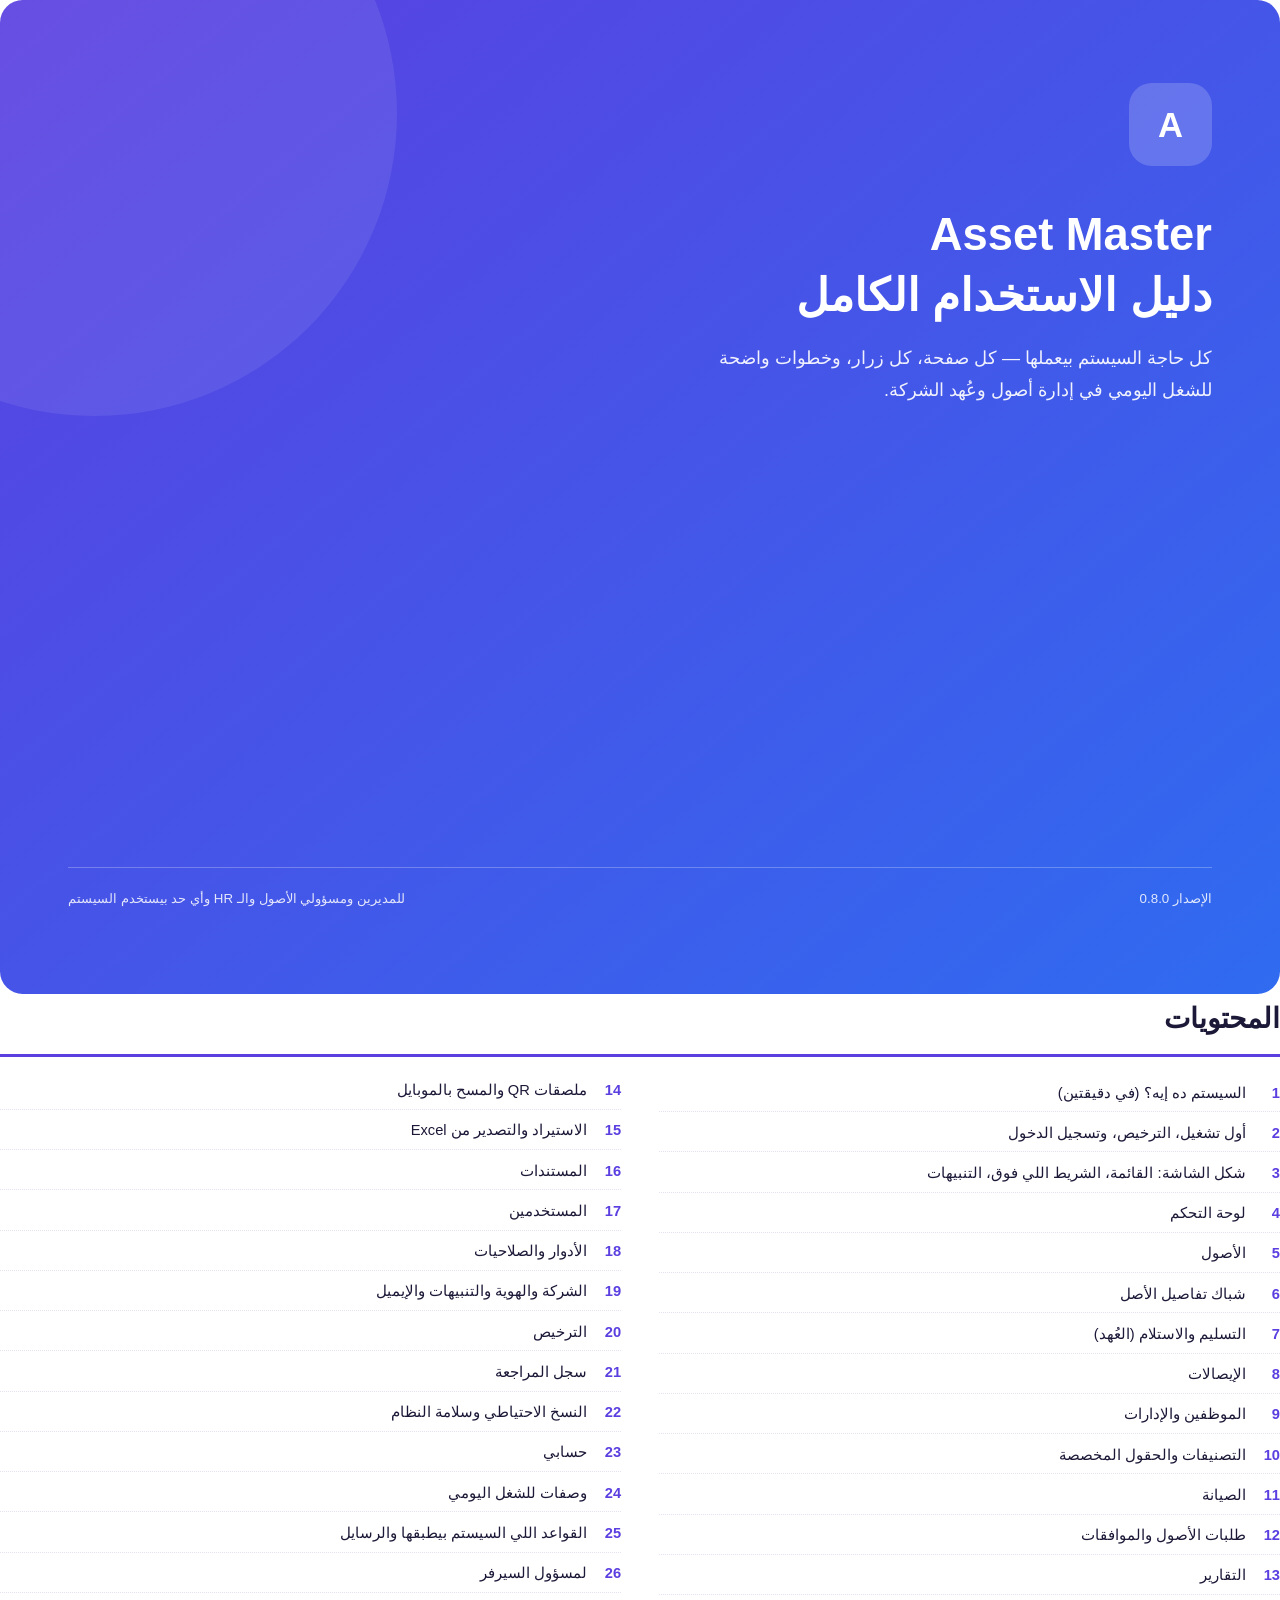
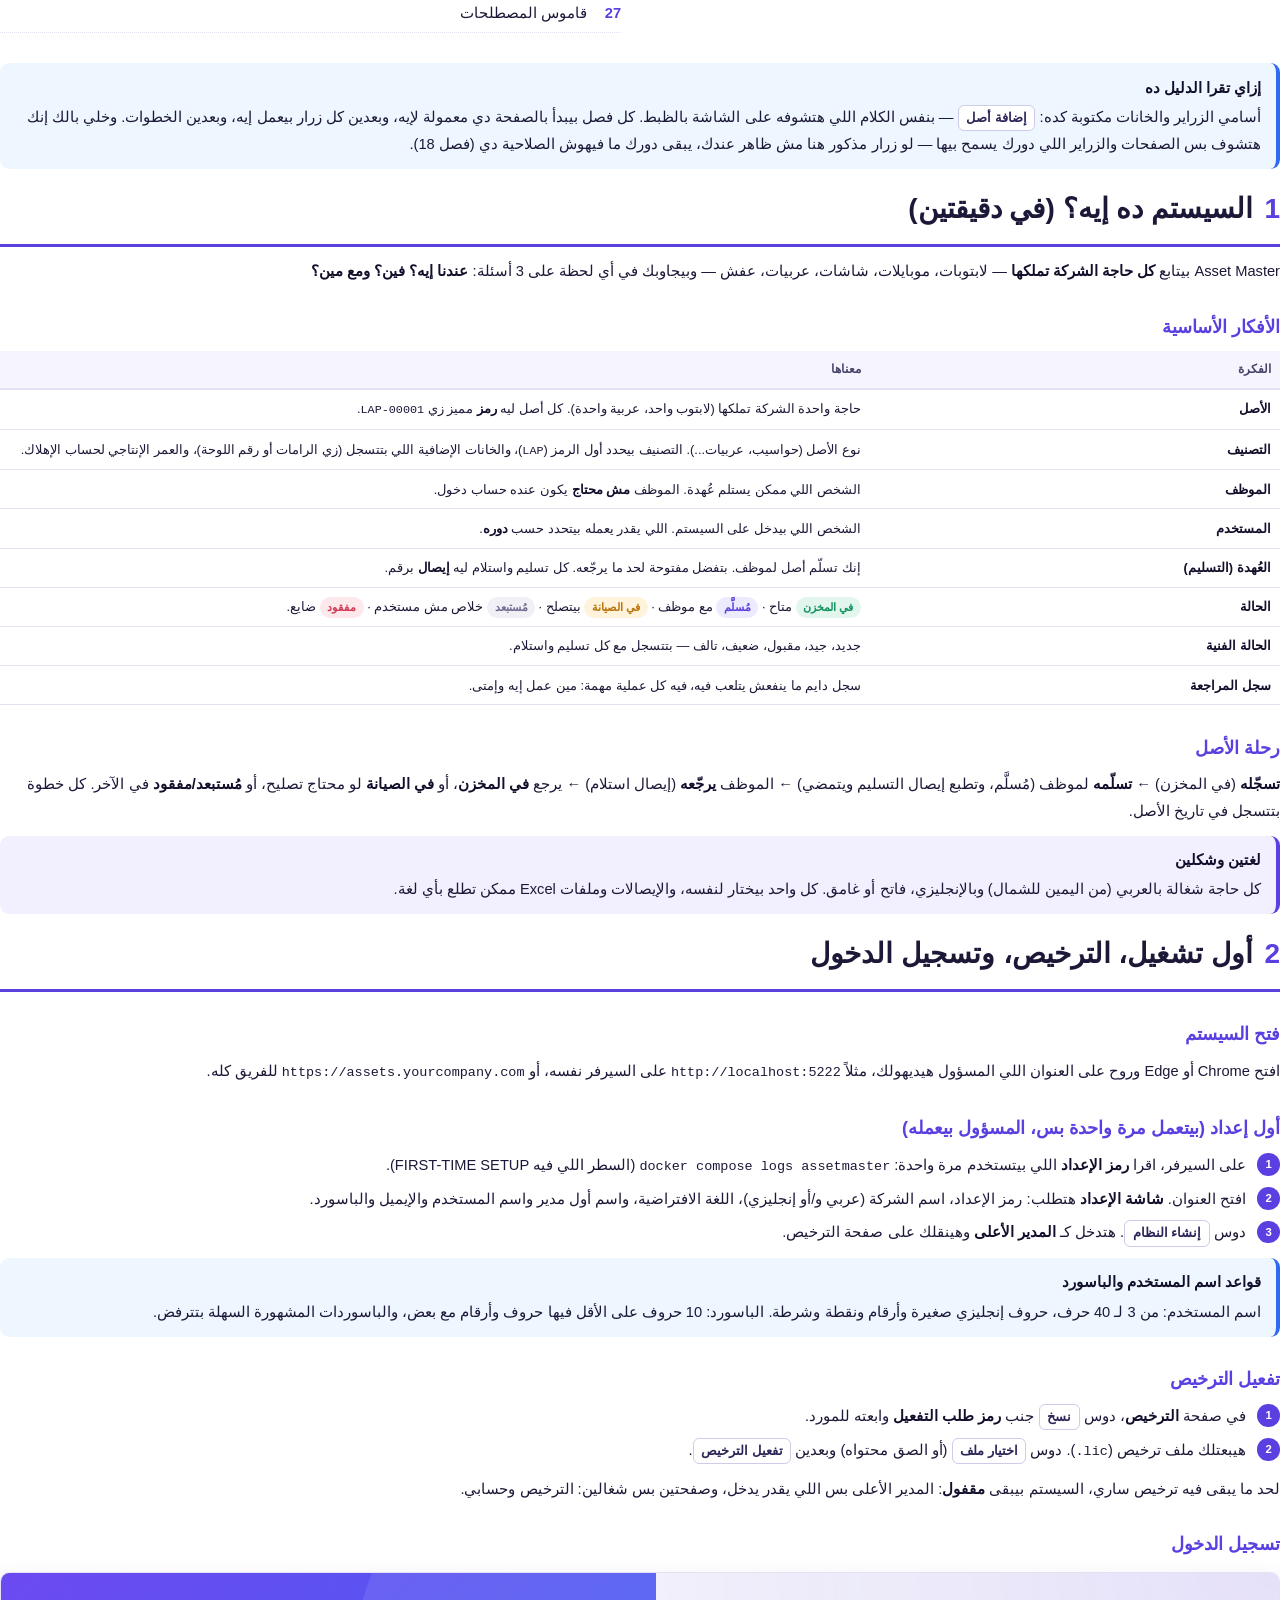
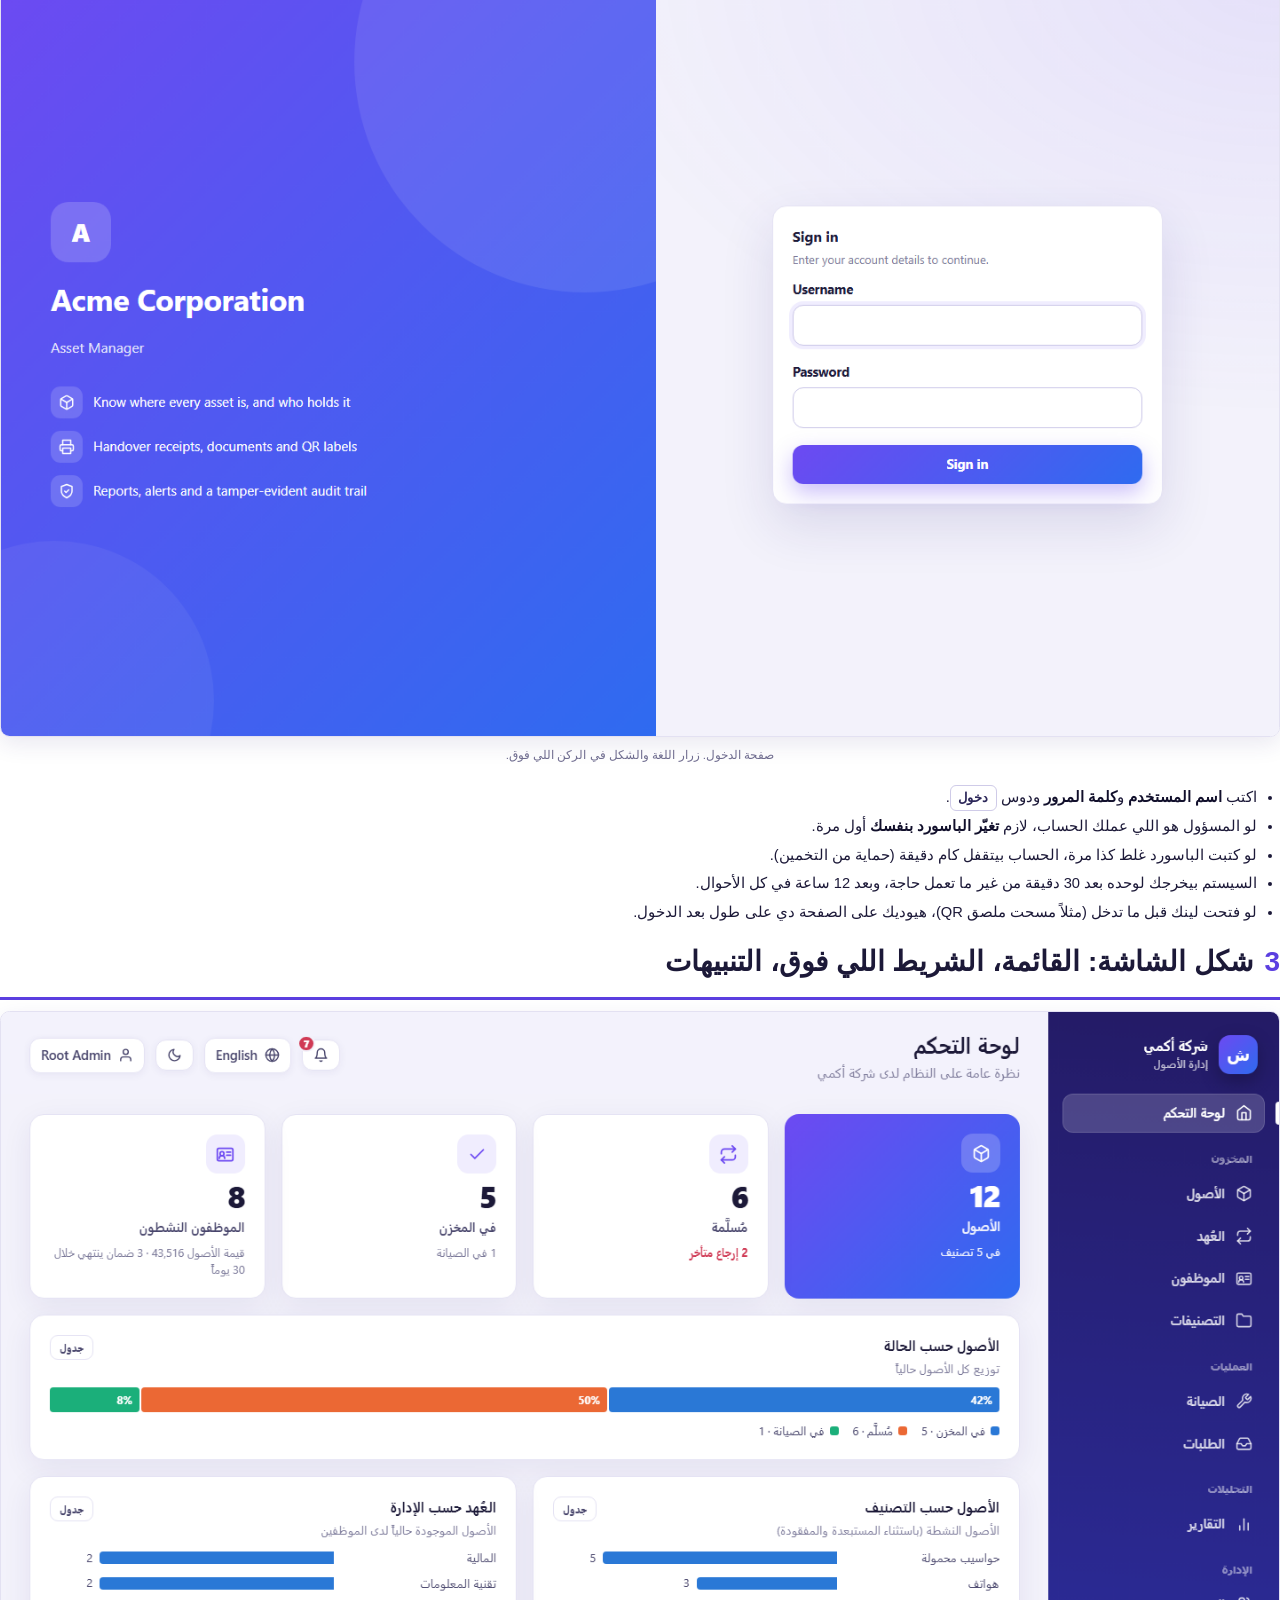
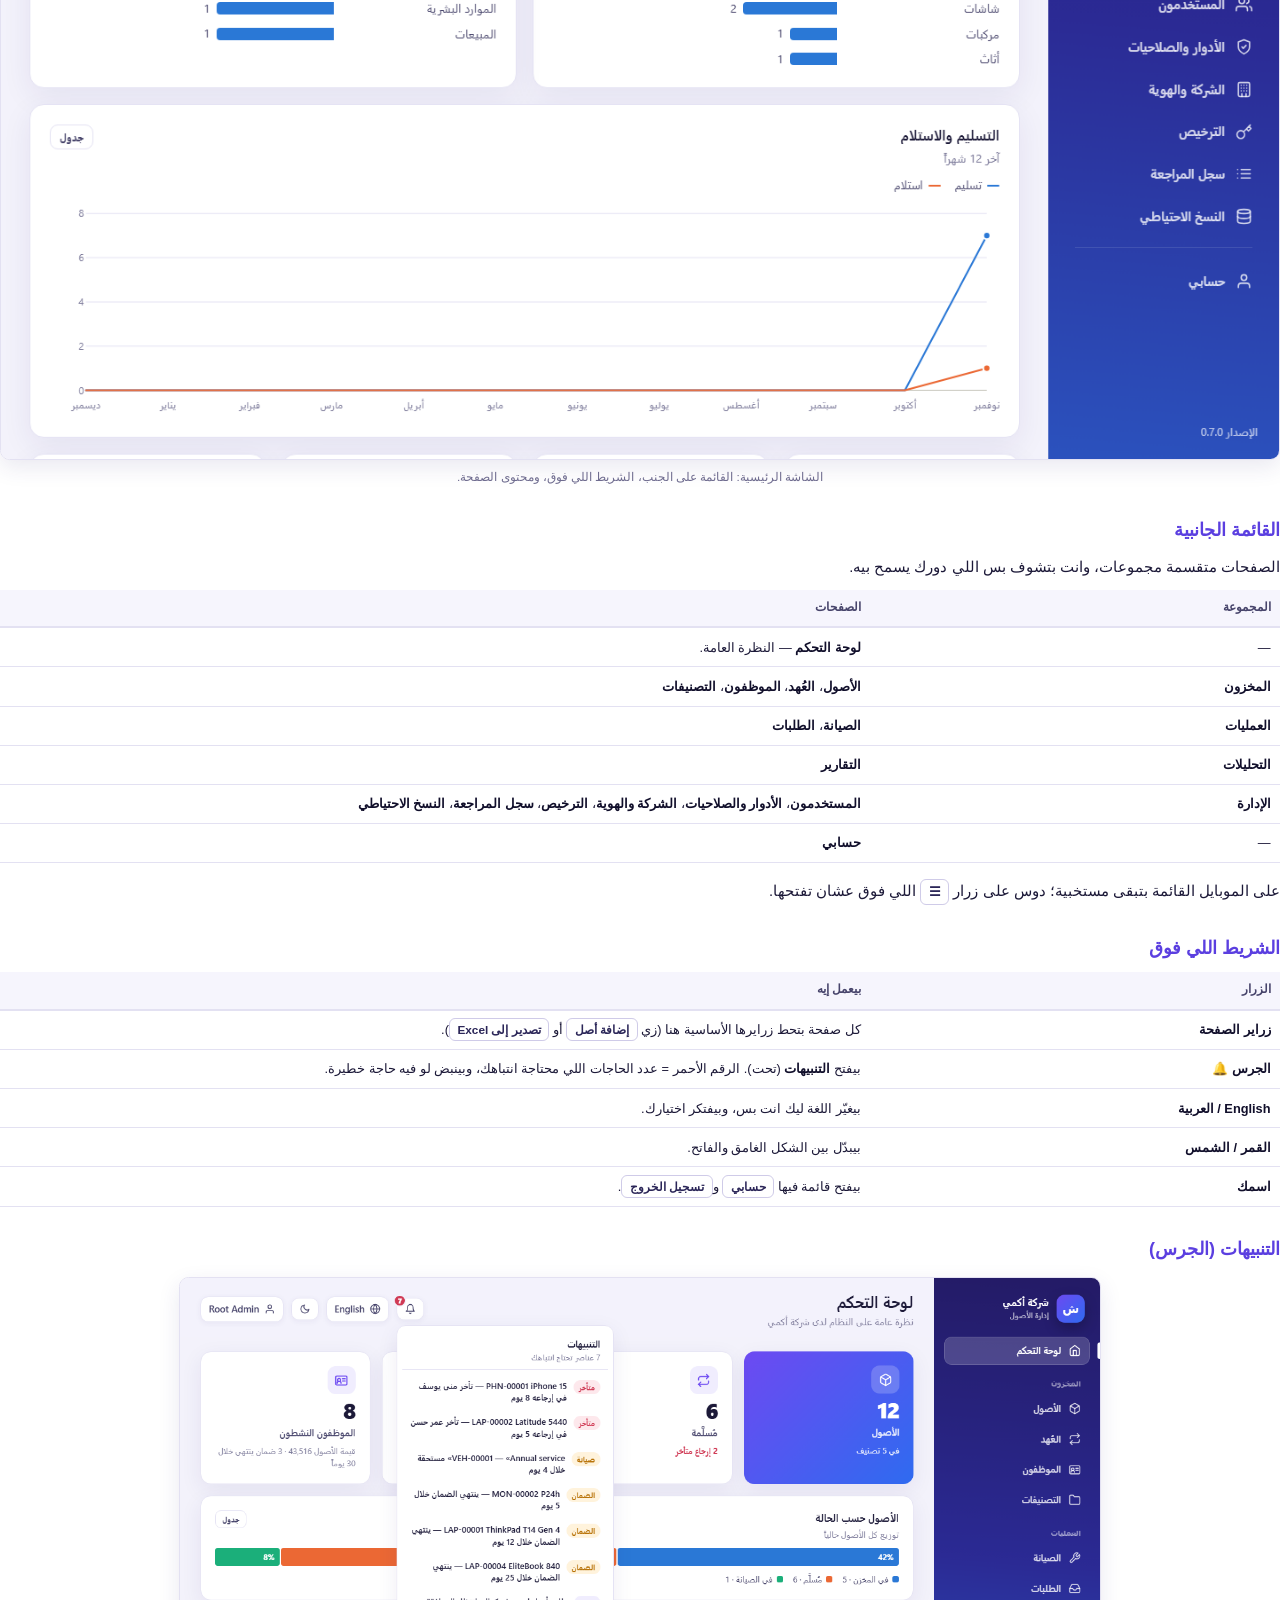
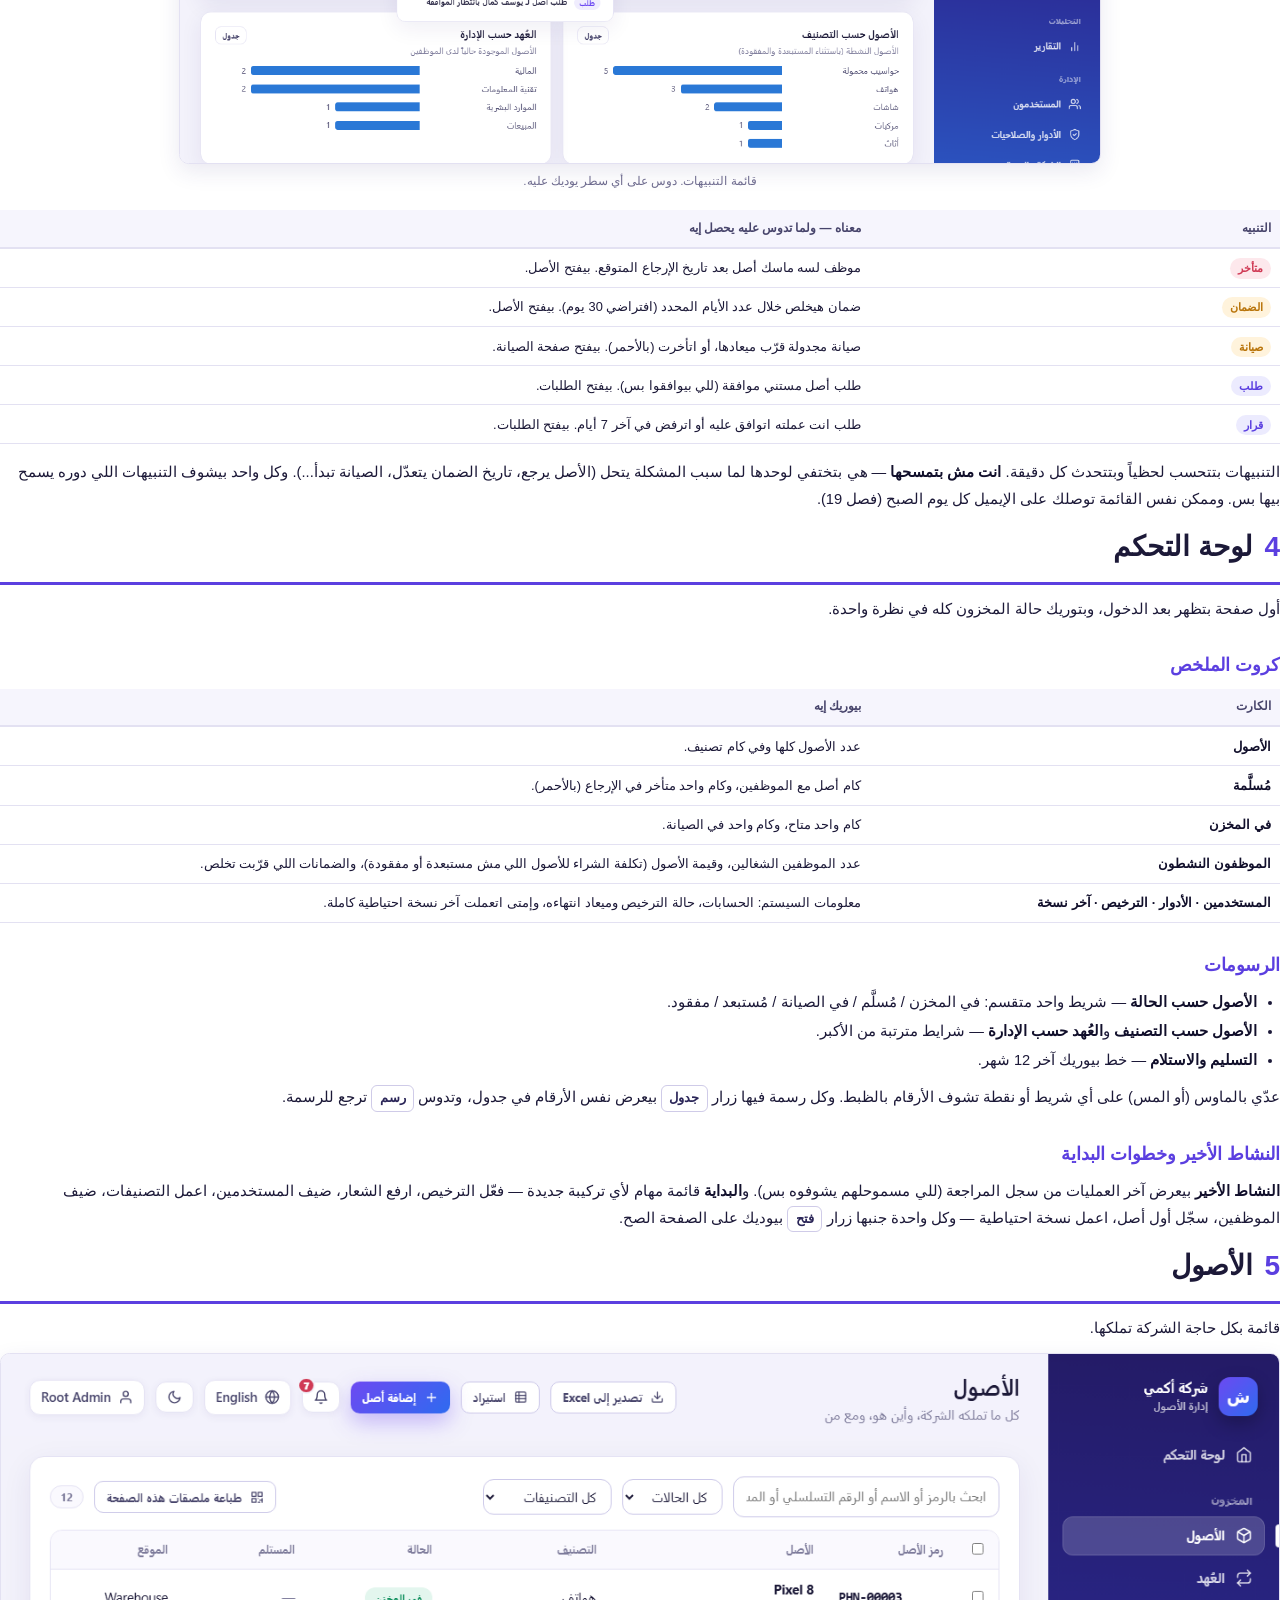
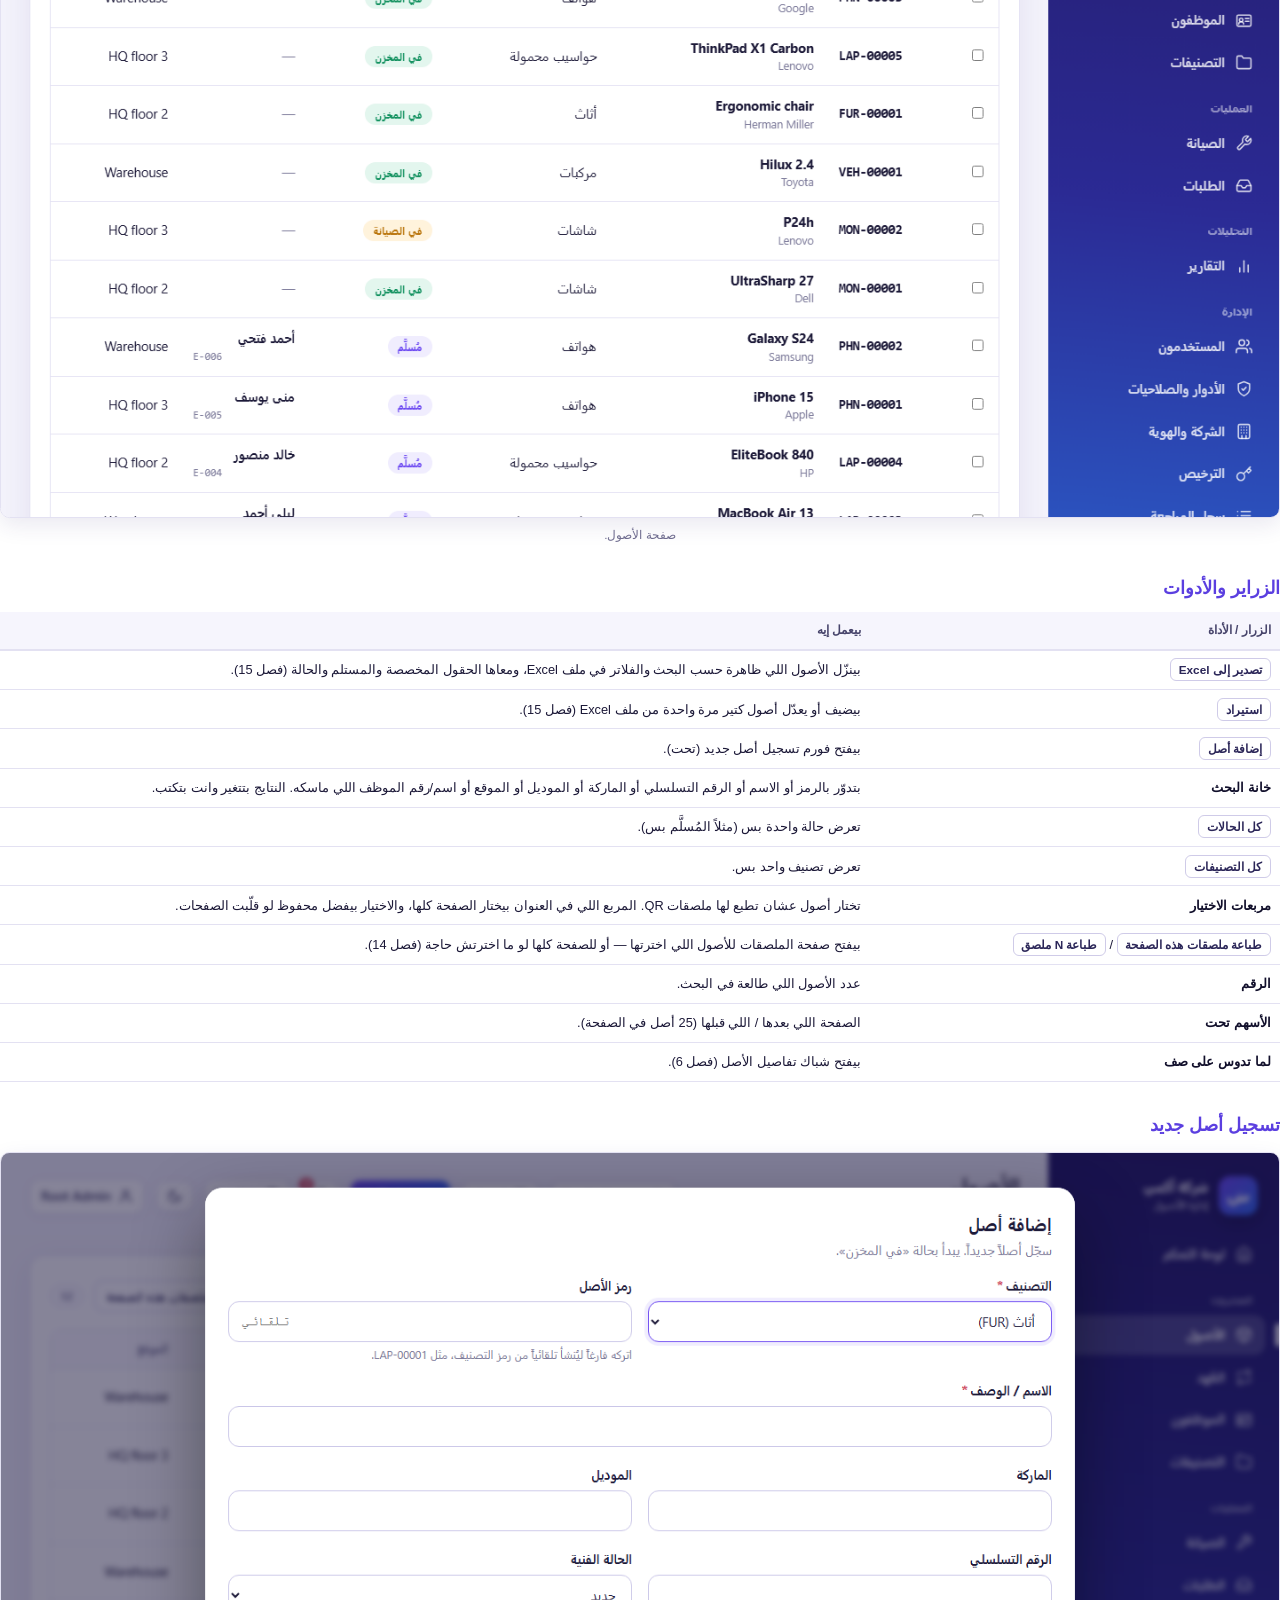
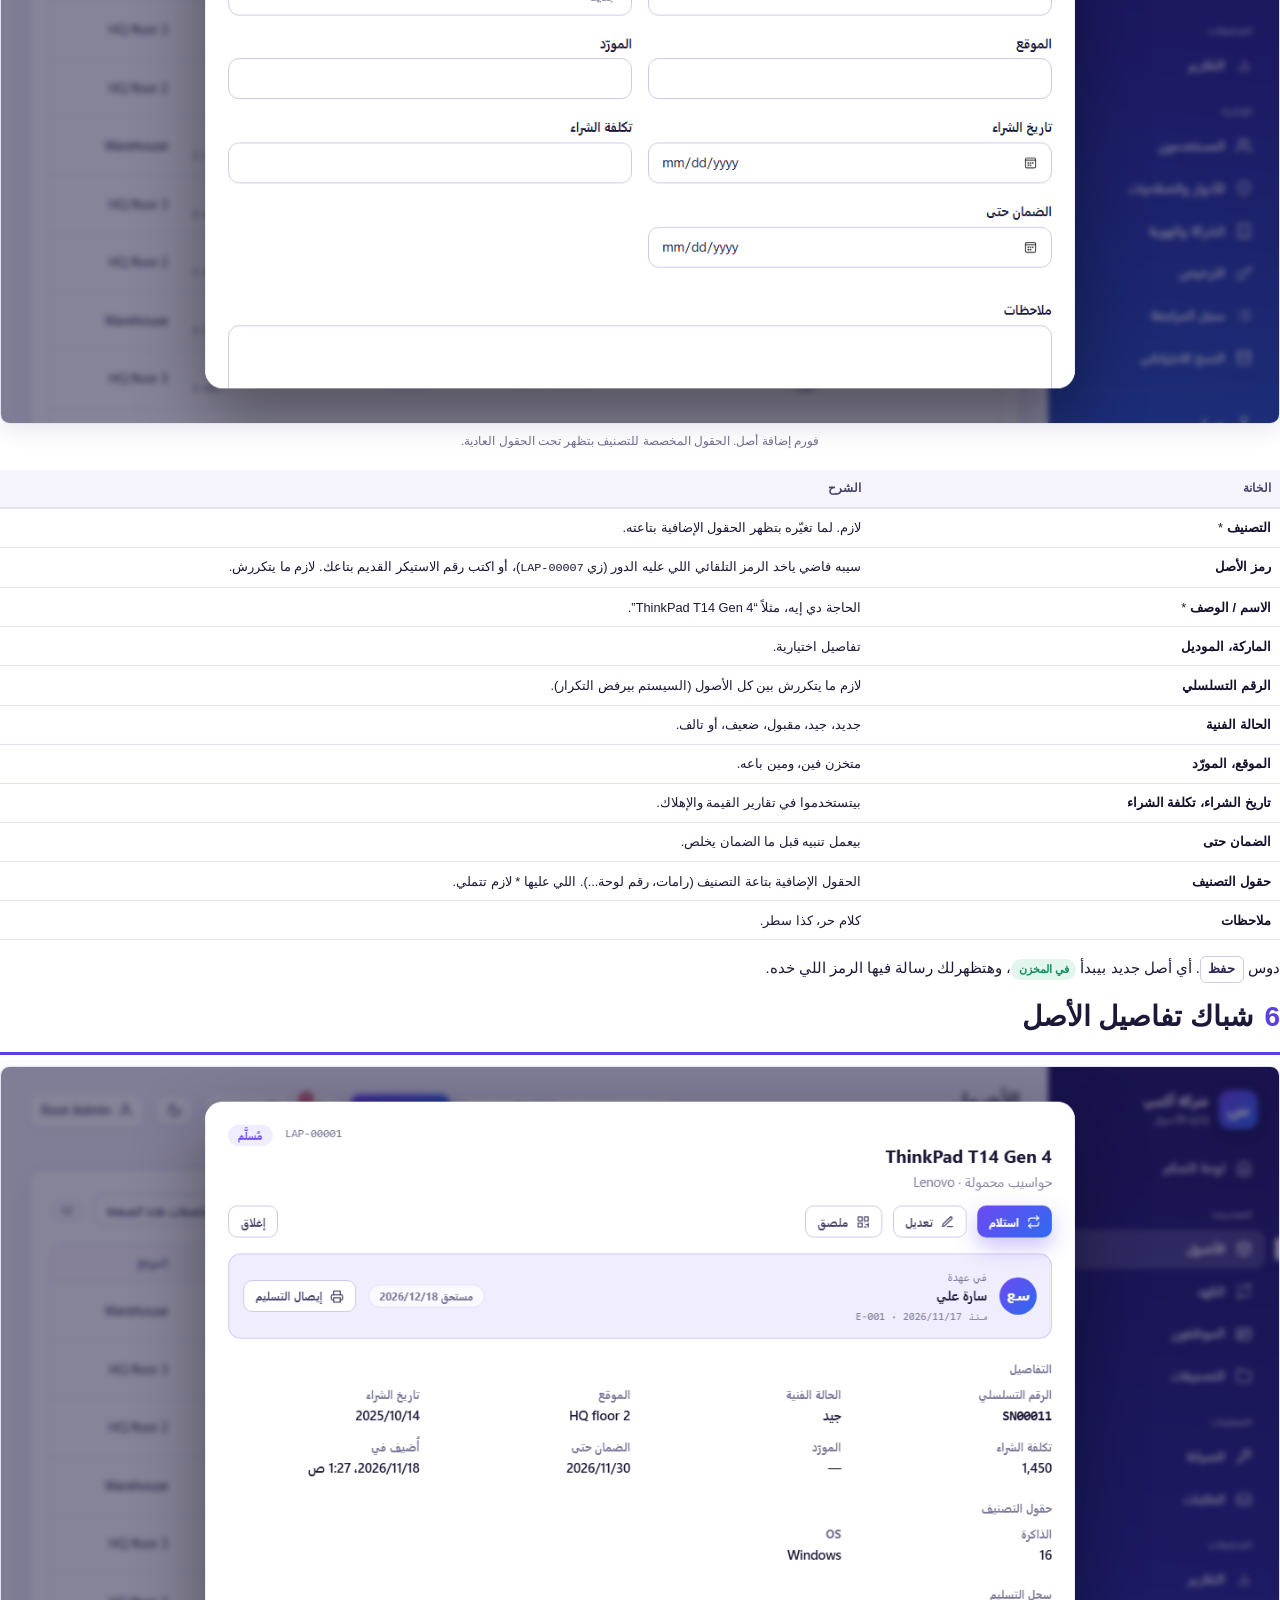
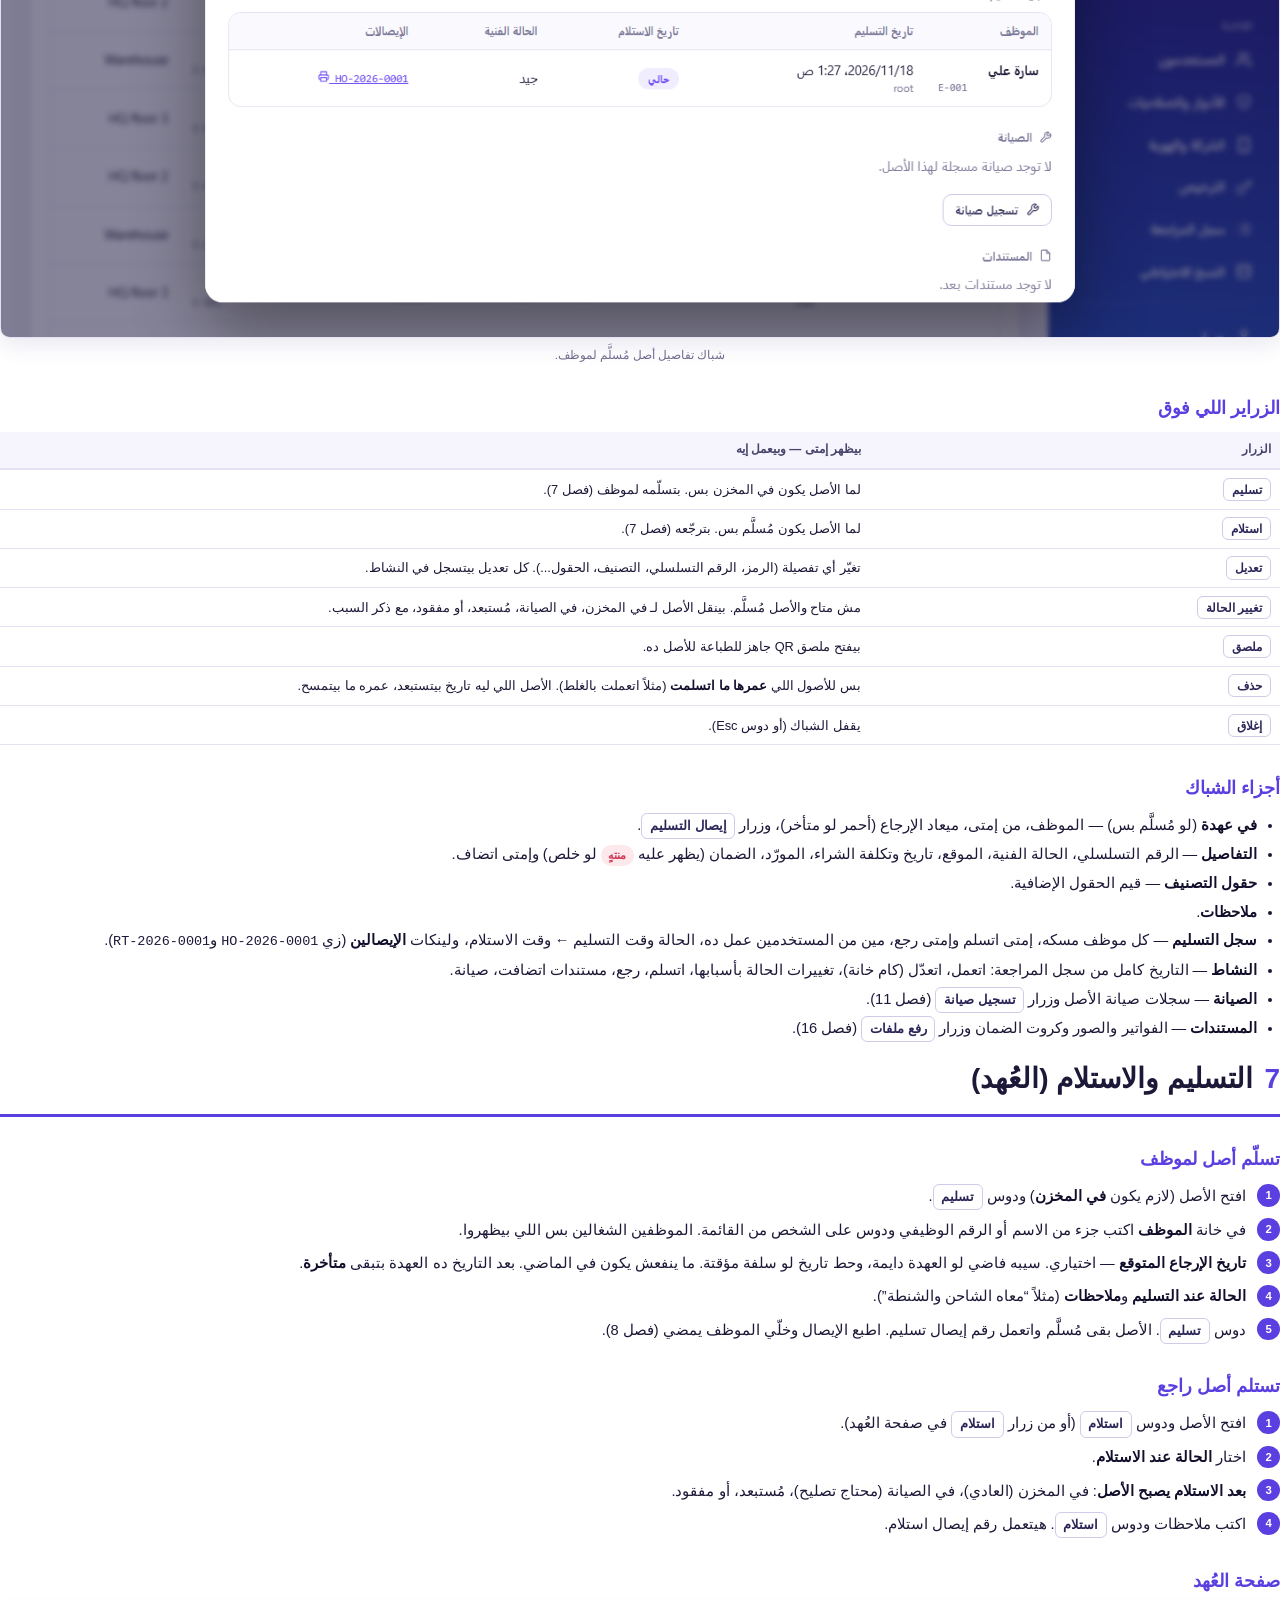
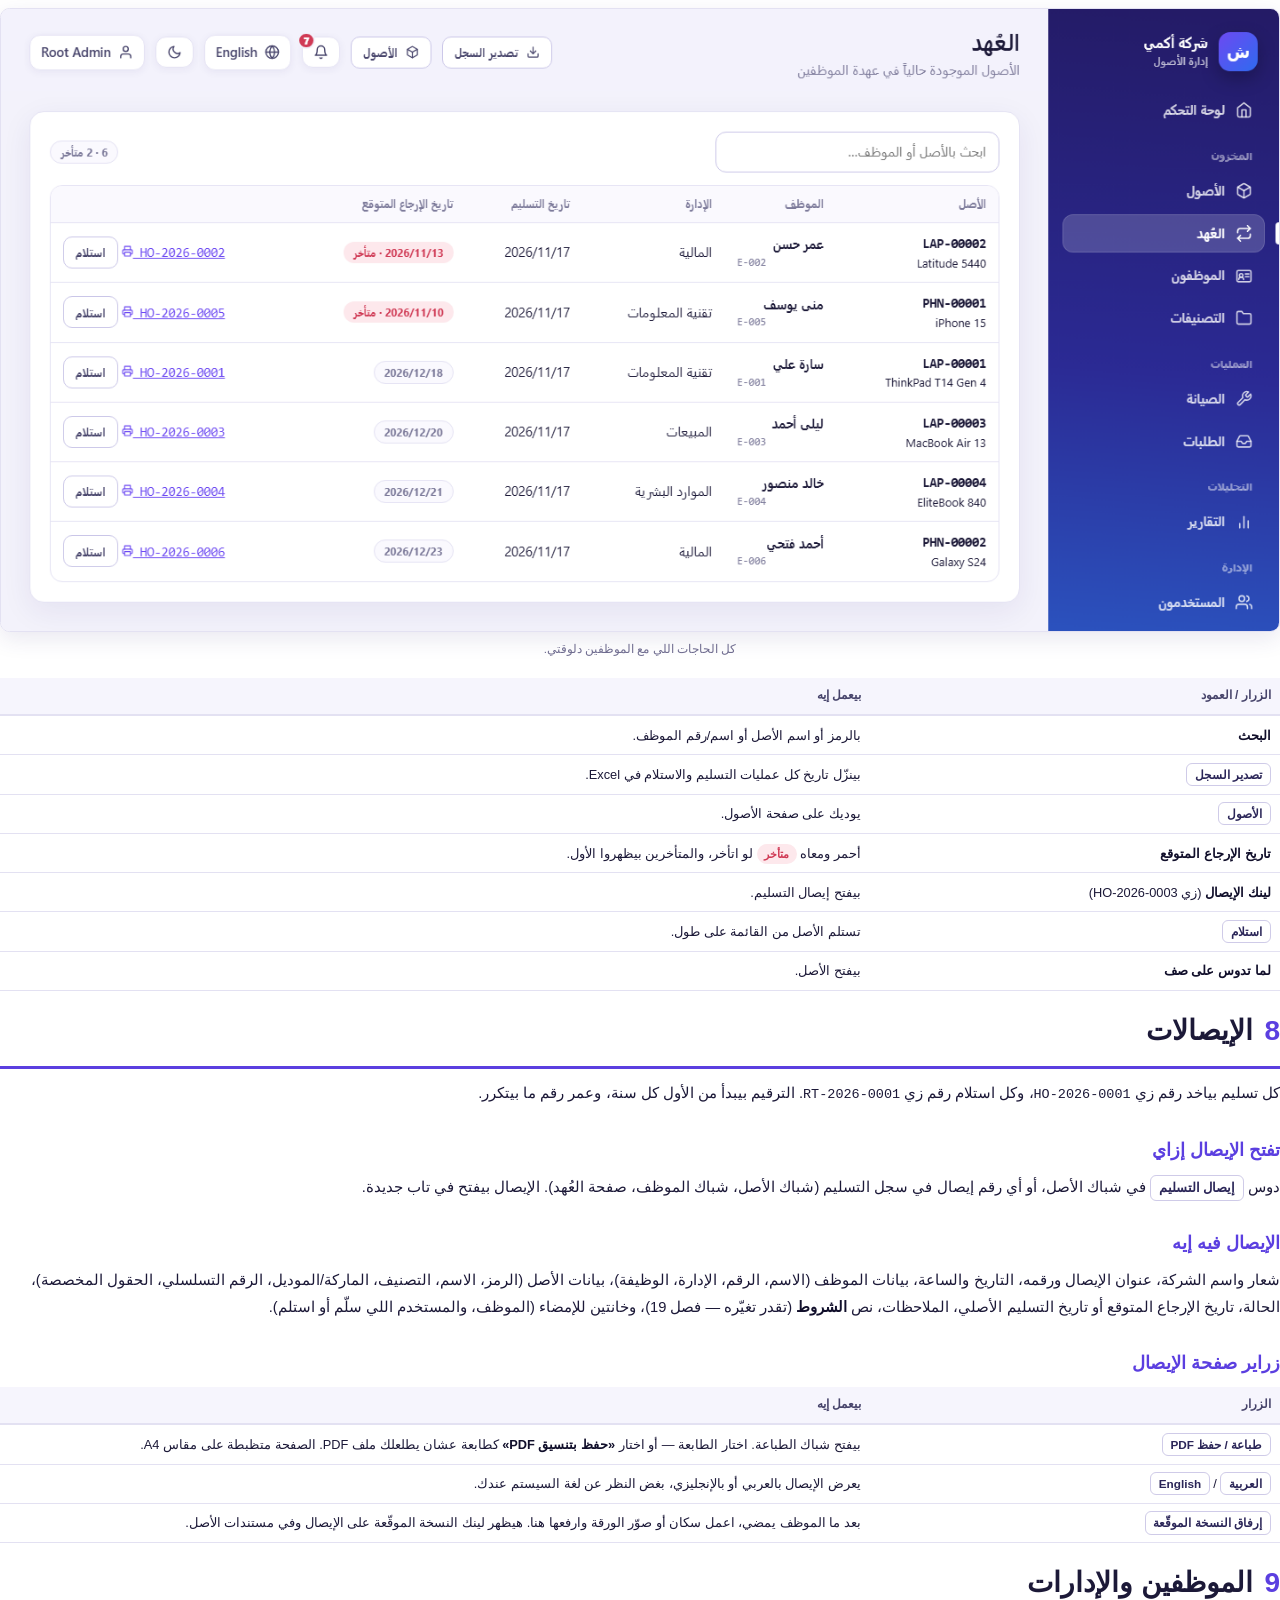
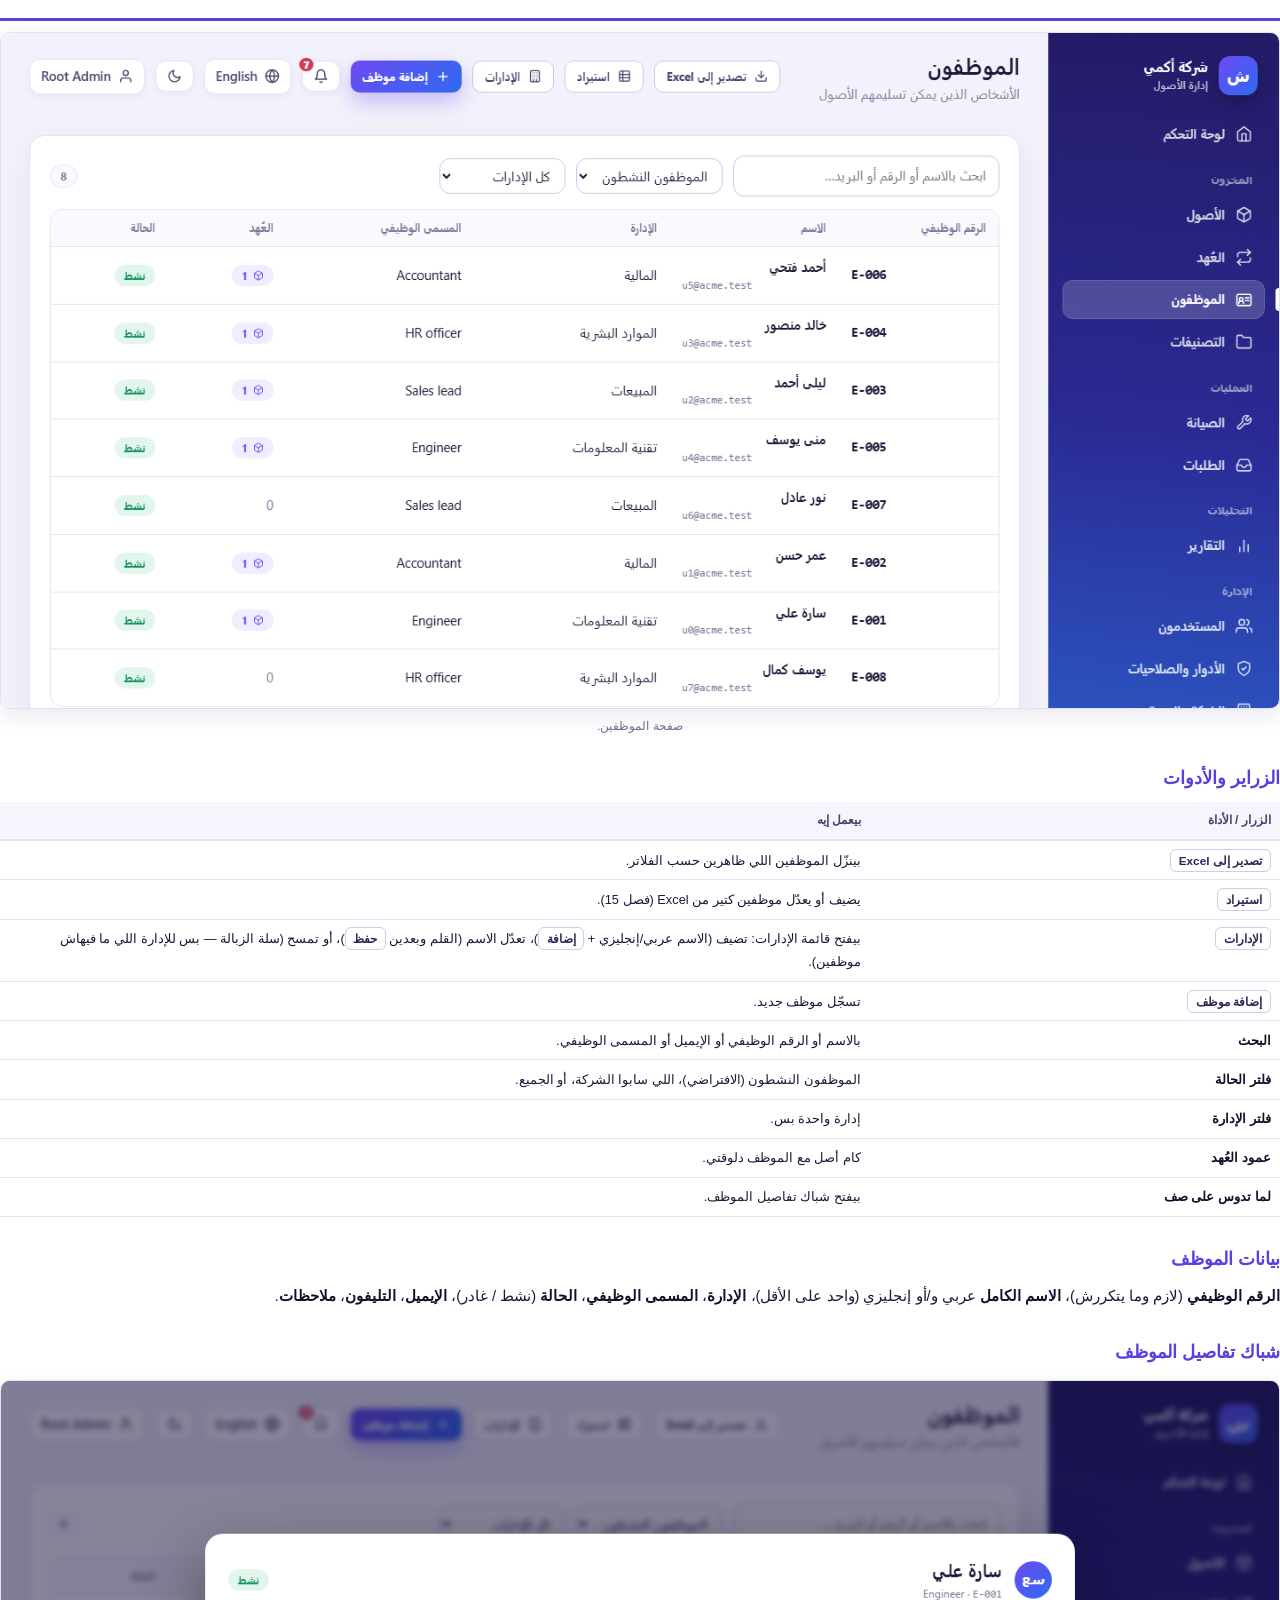
<file: docs/guide/guide_ar.html>
<!DOCTYPE html>
<html lang="ar" dir="rtl">
<head>
<meta charset="utf-8">
<title>Asset Master — دليل الاستخدام</title>
<link rel="stylesheet" href="guide.css">
</head>
<body dir="rtl">

<section class="cover">
  <div>
    <div class="logo">A</div>
    <h1>Asset Master<br>دليل الاستخدام الكامل</h1>
    <div class="lead">كل حاجة السيستم بيعملها — كل صفحة، كل زرار، وخطوات واضحة للشغل اليومي في إدارة أصول وعُهد الشركة.</div>
  </div>
  <div class="meta"><span>الإصدار 0.8.0</span><span>للمديرين ومسؤولي الأصول والـ HR وأي حد بيستخدم السيستم</span></div>
</section>

<h1 class="ch" style="page-break-before:avoid">المحتويات</h1>
<ol class="toc">
  <li><b>1</b> السيستم ده إيه؟ (في دقيقتين)</li>
  <li><b>2</b> أول تشغيل، الترخيص، وتسجيل الدخول</li>
  <li><b>3</b> شكل الشاشة: القائمة، الشريط اللي فوق، التنبيهات</li>
  <li><b>4</b> لوحة التحكم</li>
  <li><b>5</b> الأصول</li>
  <li><b>6</b> شباك تفاصيل الأصل</li>
  <li><b>7</b> التسليم والاستلام (العُهد)</li>
  <li><b>8</b> الإيصالات</li>
  <li><b>9</b> الموظفين والإدارات</li>
  <li><b>10</b> التصنيفات والحقول المخصصة</li>
  <li><b>11</b> الصيانة</li>
  <li><b>12</b> طلبات الأصول والموافقات</li>
  <li><b>13</b> التقارير</li>
  <li><b>14</b> ملصقات QR والمسح بالموبايل</li>
  <li><b>15</b> الاستيراد والتصدير من Excel</li>
  <li><b>16</b> المستندات</li>
  <li><b>17</b> المستخدمين</li>
  <li><b>18</b> الأدوار والصلاحيات</li>
  <li><b>19</b> الشركة والهوية والتنبيهات والإيميل</li>
  <li><b>20</b> الترخيص</li>
  <li><b>21</b> سجل المراجعة</li>
  <li><b>22</b> النسخ الاحتياطي وسلامة النظام</li>
  <li><b>23</b> حسابي</li>
  <li><b>24</b> وصفات للشغل اليومي</li>
  <li><b>25</b> القواعد اللي السيستم بيطبقها والرسايل</li>
  <li><b>26</b> لمسؤول السيرفر</li>
  <li><b>27</b> قاموس المصطلحات</li>
</ol>

<div class="box tip" style="margin-top:8mm"><b>إزاي تقرا الدليل ده</b>أسامي الزراير والخانات مكتوبة كده: <span class="ui">إضافة أصل</span> — بنفس الكلام اللي هتشوفه على الشاشة بالظبط. كل فصل بيبدأ بالصفحة دي معمولة لإيه، وبعدين كل زرار بيعمل إيه، وبعدين الخطوات. وخلي بالك إنك هتشوف بس الصفحات والزراير اللي دورك يسمح بيها — لو زرار مذكور هنا مش ظاهر عندك، يبقى دورك ما فيهوش الصلاحية دي (فصل 18).</div>

<!-- ============================================================ 1 -->
<h1 class="ch"><span class="n">1</span>السيستم ده إيه؟ (في دقيقتين)</h1>
<p>Asset Master بيتابع <b>كل حاجة الشركة تملكها</b> — لابتوبات، موبايلات، شاشات، عربيات، عفش — وبيجاوبك في أي لحظة على 3 أسئلة: <b>عندنا إيه؟ فين؟ ومع مين؟</b></p>
<h2>الأفكار الأساسية</h2>
<table>
<tr><th>الفكرة</th><th>معناها</th></tr>
<tr><td><b>الأصل</b></td><td>حاجة واحدة الشركة تملكها (لابتوب واحد، عربية واحدة). كل أصل ليه <b>رمز</b> مميز زي <span class="mono">LAP-00001</span>.</td></tr>
<tr><td><b>التصنيف</b></td><td>نوع الأصل (حواسيب، عربيات...). التصنيف بيحدد أول الرمز (<span class="mono">LAP</span>)، والخانات الإضافية اللي بتتسجل (زي الرامات أو رقم اللوحة)، والعمر الإنتاجي لحساب الإهلاك.</td></tr>
<tr><td><b>الموظف</b></td><td>الشخص اللي ممكن يستلم عُهدة. الموظف <b>مش محتاج</b> يكون عنده حساب دخول.</td></tr>
<tr><td><b>المستخدم</b></td><td>الشخص اللي بيدخل على السيستم. اللي يقدر يعمله بيتحدد حسب <b>دوره</b>.</td></tr>
<tr><td><b>العُهدة (التسليم)</b></td><td>إنك تسلّم أصل لموظف. بتفضل مفتوحة لحد ما يرجّعه. كل تسليم واستلام ليه <b>إيصال</b> برقم.</td></tr>
<tr><td><b>الحالة</b></td><td><span class="chip c-good">في المخزن</span> متاح · <span class="chip c-info">مُسلَّم</span> مع موظف · <span class="chip c-warn">في الصيانة</span> بيتصلح · <span class="chip c-mut">مُستبعد</span> خلاص مش مستخدم · <span class="chip c-bad">مفقود</span> ضايع.</td></tr>
<tr><td><b>الحالة الفنية</b></td><td>جديد، جيد، مقبول، ضعيف، تالف — بتتسجل مع كل تسليم واستلام.</td></tr>
<tr><td><b>سجل المراجعة</b></td><td>سجل دايم ما ينفعش يتلعب فيه، فيه كل عملية مهمة: مين عمل إيه وإمتى.</td></tr>
</table>
<h2>رحلة الأصل</h2>
<p><b>تسجّله</b> (في المخزن) ← <b>تسلّمه</b> لموظف (مُسلَّم، وتطبع إيصال التسليم ويتمضي) ← الموظف <b>يرجّعه</b> (إيصال استلام) ← يرجع <b>في المخزن</b>، أو <b>في الصيانة</b> لو محتاج تصليح، أو <b>مُستبعد/مفقود</b> في الآخر. كل خطوة بتتسجل في تاريخ الأصل.</p>
<div class="box rule"><b>لغتين وشكلين</b>كل حاجة شغالة بالعربي (من اليمين للشمال) وبالإنجليزي، فاتح أو غامق. كل واحد بيختار لنفسه، والإيصالات وملفات Excel ممكن تطلع بأي لغة.</div>

<!-- ============================================================ 2 -->
<h1 class="ch"><span class="n">2</span>أول تشغيل، الترخيص، وتسجيل الدخول</h1>
<h2>فتح السيستم</h2>
<p>افتح Chrome أو Edge وروح على العنوان اللي المسؤول هيديهولك، مثلاً <span class="mono">http://localhost:5222</span> على السيرفر نفسه، أو <span class="mono">https://assets.yourcompany.com</span> للفريق كله.</p>
<h2>أول إعداد (بيتعمل مرة واحدة بس، المسؤول بيعمله)</h2>
<ol class="steps">
<li>على السيرفر، اقرا <b>رمز الإعداد</b> اللي بيتستخدم مرة واحدة: <span class="mono">docker compose logs assetmaster</span> (السطر اللي فيه FIRST-TIME SETUP).</li>
<li>افتح العنوان. <b>شاشة الإعداد</b> هتطلب: رمز الإعداد، اسم الشركة (عربي و/أو إنجليزي)، اللغة الافتراضية، واسم أول مدير واسم المستخدم والإيميل والباسورد.</li>
<li>دوس <span class="ui">إنشاء النظام</span>. هتدخل كـ <b>المدير الأعلى</b> وهينقلك على صفحة الترخيص.</li>
</ol>
<div class="box tip"><b>قواعد اسم المستخدم والباسورد</b>اسم المستخدم: من 3 لـ 40 حرف، حروف إنجليزي صغيرة وأرقام ونقطة وشرطة. الباسورد: 10 حروف على الأقل فيها حروف وأرقام مع بعض، والباسوردات المشهورة السهلة بتترفض.</div>
<h2>تفعيل الترخيص</h2>
<ol class="steps">
<li>في صفحة <b>الترخيص</b>، دوس <span class="ui">نسخ</span> جنب <b>رمز طلب التفعيل</b> وابعته للمورد.</li>
<li>هيبعتلك ملف ترخيص (<span class="mono">.lic</span>). دوس <span class="ui">اختيار ملف</span> (أو الصق محتواه) وبعدين <span class="ui">تفعيل الترخيص</span>.</li>
</ol>
<p>لحد ما يبقى فيه ترخيص ساري، السيستم بيبقى <b>مقفول</b>: المدير الأعلى بس اللي يقدر يدخل، وصفحتين بس شغالين: الترخيص وحسابي.</p>
<h2>تسجيل الدخول</h2>
<figure><img src="img/ar_login.png"><figcaption>صفحة الدخول. زرار اللغة والشكل في الركن اللي فوق.</figcaption></figure>
<ul>
<li>اكتب <b>اسم المستخدم</b> و<b>كلمة المرور</b> ودوس <span class="ui">دخول</span>.</li>
<li>لو المسؤول هو اللي عملك الحساب، لازم <b>تغيّر الباسورد بنفسك</b> أول مرة.</li>
<li>لو كتبت الباسورد غلط كذا مرة، الحساب بيتقفل كام دقيقة (حماية من التخمين).</li>
<li>السيستم بيخرجك لوحده بعد 30 دقيقة من غير ما تعمل حاجة، وبعد 12 ساعة في كل الأحوال.</li>
<li>لو فتحت لينك قبل ما تدخل (مثلاً مسحت ملصق QR)، هيوديك على الصفحة دي على طول بعد الدخول.</li>
</ul>

<!-- ============================================================ 3 -->
<h1 class="ch"><span class="n">3</span>شكل الشاشة: القائمة، الشريط اللي فوق، التنبيهات</h1>
<figure><img src="img/ar_dashboard.png"><figcaption>الشاشة الرئيسية: القائمة على الجنب، الشريط اللي فوق، ومحتوى الصفحة.</figcaption></figure>
<h2>القائمة الجانبية</h2>
<p>الصفحات متقسمة مجموعات، وانت بتشوف بس اللي دورك يسمح بيه.</p>
<table>
<tr><th>المجموعة</th><th>الصفحات</th></tr>
<tr><td>—</td><td><b>لوحة التحكم</b> — النظرة العامة.</td></tr>
<tr><td><b>المخزون</b></td><td><b>الأصول</b>، <b>العُهد</b>، <b>الموظفون</b>، <b>التصنيفات</b></td></tr>
<tr><td><b>العمليات</b></td><td><b>الصيانة</b>، <b>الطلبات</b></td></tr>
<tr><td><b>التحليلات</b></td><td><b>التقارير</b></td></tr>
<tr><td><b>الإدارة</b></td><td><b>المستخدمون</b>، <b>الأدوار والصلاحيات</b>، <b>الشركة والهوية</b>، <b>الترخيص</b>، <b>سجل المراجعة</b>، <b>النسخ الاحتياطي</b></td></tr>
<tr><td>—</td><td><b>حسابي</b></td></tr>
</table>
<p>على الموبايل القائمة بتبقى مستخبية؛ دوس على زرار <span class="ui">☰</span> اللي فوق عشان تفتحها.</p>
<h2>الشريط اللي فوق</h2>
<table>
<tr><th>الزرار</th><th>بيعمل إيه</th></tr>
<tr><td><b>زراير الصفحة</b></td><td>كل صفحة بتحط زرايرها الأساسية هنا (زي <span class="ui">إضافة أصل</span> أو <span class="ui">تصدير إلى Excel</span>).</td></tr>
<tr><td><b>الجرس</b> 🔔</td><td>بيفتح <b>التنبيهات</b> (تحت). الرقم الأحمر = عدد الحاجات اللي محتاجة انتباهك، وبينبض لو فيه حاجة خطيرة.</td></tr>
<tr><td><b>English / العربية</b></td><td>بيغيّر اللغة ليك انت بس، وبيفتكر اختيارك.</td></tr>
<tr><td><b>القمر / الشمس</b></td><td>بيبدّل بين الشكل الغامق والفاتح.</td></tr>
<tr><td><b>اسمك</b></td><td>بيفتح قائمة فيها <span class="ui">حسابي</span> و<span class="ui">تسجيل الخروج</span>.</td></tr>
</table>
<h2>التنبيهات (الجرس)</h2>
<figure class="half"><img src="img/ar_bell.png"><figcaption>قائمة التنبيهات. دوس على أي سطر يوديك عليه.</figcaption></figure>
<table>
<tr><th>التنبيه</th><th>معناه — ولما تدوس عليه يحصل إيه</th></tr>
<tr><td><span class="chip c-bad">متأخر</span></td><td>موظف لسه ماسك أصل بعد تاريخ الإرجاع المتوقع. بيفتح الأصل.</td></tr>
<tr><td><span class="chip c-warn">الضمان</span></td><td>ضمان هيخلص خلال عدد الأيام المحدد (افتراضي 30 يوم). بيفتح الأصل.</td></tr>
<tr><td><span class="chip c-warn">صيانة</span></td><td>صيانة مجدولة قرّب ميعادها، أو اتأخرت (بالأحمر). بيفتح صفحة الصيانة.</td></tr>
<tr><td><span class="chip c-info">طلب</span></td><td>طلب أصل مستني موافقة (للي بيوافقوا بس). بيفتح الطلبات.</td></tr>
<tr><td><span class="chip c-info">قرار</span></td><td>طلب انت عملته اتوافق عليه أو اترفض في آخر 7 أيام. بيفتح الطلبات.</td></tr>
</table>
<p>التنبيهات بتتحسب لحظياً وبتتحدث كل دقيقة. <b>انت مش بتمسحها</b> — هي بتختفي لوحدها لما سبب المشكلة يتحل (الأصل يرجع، تاريخ الضمان يتعدّل، الصيانة تبدأ...). وكل واحد بيشوف التنبيهات اللي دوره يسمح بيها بس. وممكن نفس القائمة توصلك على الإيميل كل يوم الصبح (فصل 19).</p>

<!-- ============================================================ 4 -->
<h1 class="ch"><span class="n">4</span>لوحة التحكم</h1>
<p>أول صفحة بتظهر بعد الدخول، وبتوريك حالة المخزون كله في نظرة واحدة.</p>
<h2>كروت الملخص</h2>
<table>
<tr><th>الكارت</th><th>بيوريك إيه</th></tr>
<tr><td><b>الأصول</b></td><td>عدد الأصول كلها وفي كام تصنيف.</td></tr>
<tr><td><b>مُسلَّمة</b></td><td>كام أصل مع الموظفين، وكام واحد متأخر في الإرجاع (بالأحمر).</td></tr>
<tr><td><b>في المخزن</b></td><td>كام واحد متاح، وكام واحد في الصيانة.</td></tr>
<tr><td><b>الموظفون النشطون</b></td><td>عدد الموظفين الشغالين، وقيمة الأصول (تكلفة الشراء للأصول اللي مش مستبعدة أو مفقودة)، والضمانات اللي قرّبت تخلص.</td></tr>
<tr><td><b>المستخدمين · الأدوار · الترخيص · آخر نسخة</b></td><td>معلومات السيستم: الحسابات، حالة الترخيص وميعاد انتهاءه، وإمتى اتعملت آخر نسخة احتياطية كاملة.</td></tr>
</table>
<h2>الرسومات</h2>
<ul>
<li><b>الأصول حسب الحالة</b> — شريط واحد متقسم: في المخزن / مُسلَّم / في الصيانة / مُستبعد / مفقود.</li>
<li><b>الأصول حسب التصنيف</b> و<b>العُهد حسب الإدارة</b> — شرايط مترتبة من الأكبر.</li>
<li><b>التسليم والاستلام</b> — خط بيوريك آخر 12 شهر.</li>
</ul>
<p>عدّي بالماوس (أو المس) على أي شريط أو نقطة تشوف الأرقام بالظبط. وكل رسمة فيها زرار <span class="ui">جدول</span> بيعرض نفس الأرقام في جدول، وتدوس <span class="ui">رسم</span> ترجع للرسمة.</p>
<h2>النشاط الأخير وخطوات البداية</h2>
<p><b>النشاط الأخير</b> بيعرض آخر العمليات من سجل المراجعة (للي مسموحلهم يشوفوه بس). و<b>البداية</b> قائمة مهام لأي تركيبة جديدة — فعّل الترخيص، ارفع الشعار، ضيف المستخدمين، اعمل التصنيفات، ضيف الموظفين، سجّل أول أصل، اعمل نسخة احتياطية — وكل واحدة جنبها زرار <span class="ui">فتح</span> بيوديك على الصفحة الصح.</p>

<!-- ============================================================ 5 -->
<h1 class="ch"><span class="n">5</span>الأصول</h1>
<p>قائمة بكل حاجة الشركة تملكها.</p>
<figure><img src="img/ar_assets.png"><figcaption>صفحة الأصول.</figcaption></figure>
<h2>الزراير والأدوات</h2>
<table>
<tr><th>الزرار / الأداة</th><th>بيعمل إيه</th></tr>
<tr><td><span class="ui">تصدير إلى Excel</span></td><td>بينزّل الأصول اللي ظاهرة حسب البحث والفلاتر في ملف Excel، ومعاها الحقول المخصصة والمستلم والحالة (فصل 15).</td></tr>
<tr><td><span class="ui">استيراد</span></td><td>بيضيف أو يعدّل أصول كتير مرة واحدة من ملف Excel (فصل 15).</td></tr>
<tr><td><span class="ui">إضافة أصل</span></td><td>بيفتح فورم تسجيل أصل جديد (تحت).</td></tr>
<tr><td><b>خانة البحث</b></td><td>بتدوّر بالرمز أو الاسم أو الرقم التسلسلي أو الماركة أو الموديل أو الموقع أو اسم/رقم الموظف اللي ماسكه. النتايج بتتغير وانت بتكتب.</td></tr>
<tr><td><span class="ui">كل الحالات</span></td><td>تعرض حالة واحدة بس (مثلاً المُسلَّم بس).</td></tr>
<tr><td><span class="ui">كل التصنيفات</span></td><td>تعرض تصنيف واحد بس.</td></tr>
<tr><td><b>مربعات الاختيار</b></td><td>تختار أصول عشان تطبع لها ملصقات QR. المربع اللي في العنوان بيختار الصفحة كلها، والاختيار بيفضل محفوظ لو قلّبت الصفحات.</td></tr>
<tr><td><span class="ui">طباعة ملصقات هذه الصفحة</span> / <span class="ui">طباعة N ملصق</span></td><td>بيفتح صفحة الملصقات للأصول اللي اخترتها — أو للصفحة كلها لو ما اخترتش حاجة (فصل 14).</td></tr>
<tr><td><b>الرقم</b></td><td>عدد الأصول اللي طالعة في البحث.</td></tr>
<tr><td><b>الأسهم تحت</b></td><td>الصفحة اللي بعدها / اللي قبلها (25 أصل في الصفحة).</td></tr>
<tr><td><b>لما تدوس على صف</b></td><td>بيفتح شباك تفاصيل الأصل (فصل 6).</td></tr>
</table>
<h2>تسجيل أصل جديد</h2>
<figure><img src="img/ar_assetform.png"><figcaption>فورم إضافة أصل. الحقول المخصصة للتصنيف بتظهر تحت الحقول العادية.</figcaption></figure>
<table>
<tr><th>الخانة</th><th>الشرح</th></tr>
<tr><td><b>التصنيف</b> *</td><td>لازم. لما تغيّره بتظهر الحقول الإضافية بتاعته.</td></tr>
<tr><td><b>رمز الأصل</b></td><td>سيبه فاضي ياخد الرمز التلقائي اللي عليه الدور (زي <span class="mono">LAP-00007</span>)، أو اكتب رقم الاستيكر القديم بتاعك. لازم ما يتكررش.</td></tr>
<tr><td><b>الاسم / الوصف</b> *</td><td>الحاجة دي إيه، مثلاً “ThinkPad T14 Gen 4”.</td></tr>
<tr><td><b>الماركة، الموديل</b></td><td>تفاصيل اختيارية.</td></tr>
<tr><td><b>الرقم التسلسلي</b></td><td>لازم ما يتكررش بين كل الأصول (السيستم بيرفض التكرار).</td></tr>
<tr><td><b>الحالة الفنية</b></td><td>جديد، جيد، مقبول، ضعيف، أو تالف.</td></tr>
<tr><td><b>الموقع، المورّد</b></td><td>متخزن فين، ومين باعه.</td></tr>
<tr><td><b>تاريخ الشراء، تكلفة الشراء</b></td><td>بيتستخدموا في تقارير القيمة والإهلاك.</td></tr>
<tr><td><b>الضمان حتى</b></td><td>بيعمل تنبيه قبل ما الضمان يخلص.</td></tr>
<tr><td><b>حقول التصنيف</b></td><td>الحقول الإضافية بتاعة التصنيف (رامات، رقم لوحة...). اللي عليها * لازم تتملي.</td></tr>
<tr><td><b>ملاحظات</b></td><td>كلام حر، كذا سطر.</td></tr>
</table>
<p>دوس <span class="ui">حفظ</span>. أي أصل جديد بيبدأ <span class="chip c-good">في المخزن</span>، وهتظهرلك رسالة فيها الرمز اللي خده.</p>

<!-- ============================================================ 6 -->
<h1 class="ch"><span class="n">6</span>شباك تفاصيل الأصل</h1>
<figure><img src="img/ar_asset.png"><figcaption>شباك تفاصيل أصل مُسلَّم لموظف.</figcaption></figure>
<h2>الزراير اللي فوق</h2>
<table>
<tr><th>الزرار</th><th>بيظهر إمتى — وبيعمل إيه</th></tr>
<tr><td><span class="ui">تسليم</span></td><td>لما الأصل يكون في المخزن بس. بتسلّمه لموظف (فصل 7).</td></tr>
<tr><td><span class="ui">استلام</span></td><td>لما الأصل يكون مُسلَّم بس. بترجّعه (فصل 7).</td></tr>
<tr><td><span class="ui">تعديل</span></td><td>تغيّر أي تفصيلة (الرمز، الرقم التسلسلي، التصنيف، الحقول...). كل تعديل بيتسجل في النشاط.</td></tr>
<tr><td><span class="ui">تغيير الحالة</span></td><td>مش متاح والأصل مُسلَّم. بينقل الأصل لـ في المخزن، في الصيانة، مُستبعد، أو مفقود، مع ذكر السبب.</td></tr>
<tr><td><span class="ui">ملصق</span></td><td>بيفتح ملصق QR جاهز للطباعة للأصل ده.</td></tr>
<tr><td><span class="ui">حذف</span></td><td>بس للأصول اللي <b>عمرها ما اتسلمت</b> (مثلاً اتعملت بالغلط). الأصل اللي ليه تاريخ بيتستبعد، عمره ما بيتمسح.</td></tr>
<tr><td><span class="ui">إغلاق</span></td><td>يقفل الشباك (أو دوس Esc).</td></tr>
</table>
<h2>أجزاء الشباك</h2>
<ul>
<li><b>في عهدة</b> (لو مُسلَّم بس) — الموظف، من إمتى، ميعاد الإرجاع (أحمر لو متأخر)، وزرار <span class="ui">إيصال التسليم</span>.</li>
<li><b>التفاصيل</b> — الرقم التسلسلي، الحالة الفنية، الموقع، تاريخ وتكلفة الشراء، المورّد، الضمان (يظهر عليه <span class="chip c-bad">منتهٍ</span> لو خلص) وإمتى اتضاف.</li>
<li><b>حقول التصنيف</b> — قيم الحقول الإضافية.</li>
<li><b>ملاحظات</b>.</li>
<li><b>سجل التسليم</b> — كل موظف مسكه، إمتى اتسلم وإمتى رجع، مين من المستخدمين عمل ده، الحالة وقت التسليم ← وقت الاستلام، ولينكات <b>الإيصالين</b> (زي <span class="mono">HO-2026-0001</span> و<span class="mono">RT-2026-0001</span>).</li>
<li><b>النشاط</b> — التاريخ كامل من سجل المراجعة: اتعمل، اتعدّل (كام خانة)، تغييرات الحالة بأسبابها، اتسلم، رجع، مستندات اتضافت، صيانة.</li>
<li><b>الصيانة</b> — سجلات صيانة الأصل وزرار <span class="ui">تسجيل صيانة</span> (فصل 11).</li>
<li><b>المستندات</b> — الفواتير والصور وكروت الضمان وزرار <span class="ui">رفع ملفات</span> (فصل 16).</li>
</ul>

<!-- ============================================================ 7 -->
<h1 class="ch"><span class="n">7</span>التسليم والاستلام (العُهد)</h1>
<h2>تسلّم أصل لموظف</h2>
<ol class="steps">
<li>افتح الأصل (لازم يكون <b>في المخزن</b>) ودوس <span class="ui">تسليم</span>.</li>
<li>في خانة <b>الموظف</b> اكتب جزء من الاسم أو الرقم الوظيفي ودوس على الشخص من القائمة. الموظفين الشغالين بس اللي بيظهروا.</li>
<li><b>تاريخ الإرجاع المتوقع</b> — اختياري. سيبه فاضي لو العهدة دايمة، وحط تاريخ لو سلفة مؤقتة. ما ينفعش يكون في الماضي. بعد التاريخ ده العهدة بتبقى <b>متأخرة</b>.</li>
<li><b>الحالة عند التسليم</b> و<b>ملاحظات</b> (مثلاً “معاه الشاحن والشنطة”).</li>
<li>دوس <span class="ui">تسليم</span>. الأصل بقى مُسلَّم واتعمل رقم إيصال تسليم. اطبع الإيصال وخلّي الموظف يمضي (فصل 8).</li>
</ol>
<h2>تستلم أصل راجع</h2>
<ol class="steps">
<li>افتح الأصل ودوس <span class="ui">استلام</span> (أو من زرار <span class="ui">استلام</span> في صفحة العُهد).</li>
<li>اختار <b>الحالة عند الاستلام</b>.</li>
<li><b>بعد الاستلام يصبح الأصل</b>: في المخزن (العادي)، في الصيانة (محتاج تصليح)، مُستبعد، أو مفقود.</li>
<li>اكتب ملاحظات ودوس <span class="ui">استلام</span>. هيتعمل رقم إيصال استلام.</li>
</ol>
<h2>صفحة العُهد</h2>
<figure><img src="img/ar_assignments.png"><figcaption>كل الحاجات اللي مع الموظفين دلوقتي.</figcaption></figure>
<table>
<tr><th>الزرار / العمود</th><th>بيعمل إيه</th></tr>
<tr><td><b>البحث</b></td><td>بالرمز أو اسم الأصل أو اسم/رقم الموظف.</td></tr>
<tr><td><span class="ui">تصدير السجل</span></td><td>بينزّل تاريخ كل عمليات التسليم والاستلام في Excel.</td></tr>
<tr><td><span class="ui">الأصول</span></td><td>يوديك على صفحة الأصول.</td></tr>
<tr><td><b>تاريخ الإرجاع المتوقع</b></td><td>أحمر ومعاه <span class="chip c-bad">متأخر</span> لو اتأخر، والمتأخرين بيظهروا الأول.</td></tr>
<tr><td><b>لينك الإيصال</b> (زي HO-2026-0003)</td><td>بيفتح إيصال التسليم.</td></tr>
<tr><td><span class="ui">استلام</span></td><td>تستلم الأصل من القائمة على طول.</td></tr>
<tr><td><b>لما تدوس على صف</b></td><td>بيفتح الأصل.</td></tr>
</table>

<!-- ============================================================ 8 -->
<h1 class="ch"><span class="n">8</span>الإيصالات</h1>
<p>كل تسليم بياخد رقم زي <span class="mono">HO-2026-0001</span>، وكل استلام رقم زي <span class="mono">RT-2026-0001</span>. الترقيم بيبدأ من الأول كل سنة، وعمر رقم ما بيتكرر.</p>
<h2>تفتح الإيصال إزاي</h2>
<p>دوس <span class="ui">إيصال التسليم</span> في شباك الأصل، أو أي رقم إيصال في سجل التسليم (شباك الأصل، شباك الموظف، صفحة العُهد). الإيصال بيفتح في تاب جديدة.</p>
<h2>الإيصال فيه إيه</h2>
<p>شعار واسم الشركة، عنوان الإيصال ورقمه، التاريخ والساعة، بيانات الموظف (الاسم، الرقم، الإدارة، الوظيفة)، بيانات الأصل (الرمز، الاسم، التصنيف، الماركة/الموديل، الرقم التسلسلي، الحقول المخصصة)، الحالة، تاريخ الإرجاع المتوقع أو تاريخ التسليم الأصلي، الملاحظات، نص <b>الشروط</b> (تقدر تغيّره — فصل 19)، وخانتين للإمضاء (الموظف، والمستخدم اللي سلّم أو استلم).</p>
<h2>زراير صفحة الإيصال</h2>
<table>
<tr><th>الزرار</th><th>بيعمل إيه</th></tr>
<tr><td><span class="ui">طباعة / حفظ PDF</span></td><td>بيفتح شباك الطباعة. اختار الطابعة — أو اختار <b>«حفظ بتنسيق PDF»</b> كطابعة عشان يطلعلك ملف PDF. الصفحة متظبطة على مقاس A4.</td></tr>
<tr><td><span class="ui">العربية</span> / <span class="ui">English</span></td><td>يعرض الإيصال بالعربي أو بالإنجليزي، بغض النظر عن لغة السيستم عندك.</td></tr>
<tr><td><span class="ui">إرفاق النسخة الموقّعة</span></td><td>بعد ما الموظف يمضي، اعمل سكان أو صوّر الورقة وارفعها هنا. هيظهر لينك النسخة الموقّعة على الإيصال وفي مستندات الأصل.</td></tr>
</table>

<!-- ============================================================ 9 -->
<h1 class="ch"><span class="n">9</span>الموظفين والإدارات</h1>
<figure><img src="img/ar_employees.png"><figcaption>صفحة الموظفين.</figcaption></figure>
<h2>الزراير والأدوات</h2>
<table>
<tr><th>الزرار / الأداة</th><th>بيعمل إيه</th></tr>
<tr><td><span class="ui">تصدير إلى Excel</span></td><td>بينزّل الموظفين اللي ظاهرين حسب الفلاتر.</td></tr>
<tr><td><span class="ui">استيراد</span></td><td>يضيف أو يعدّل موظفين كتير من Excel (فصل 15).</td></tr>
<tr><td><span class="ui">الإدارات</span></td><td>بيفتح قائمة الإدارات: تضيف (الاسم عربي/إنجليزي + <span class="ui">إضافة</span>)، تعدّل الاسم (القلم وبعدين <span class="ui">حفظ</span>)، أو تمسح (سلة الزبالة — بس للإدارة اللي ما فيهاش موظفين).</td></tr>
<tr><td><span class="ui">إضافة موظف</span></td><td>تسجّل موظف جديد.</td></tr>
<tr><td><b>البحث</b></td><td>بالاسم أو الرقم الوظيفي أو الإيميل أو المسمى الوظيفي.</td></tr>
<tr><td><b>فلتر الحالة</b></td><td>الموظفون النشطون (الافتراضي)، اللي سابوا الشركة، أو الجميع.</td></tr>
<tr><td><b>فلتر الإدارة</b></td><td>إدارة واحدة بس.</td></tr>
<tr><td><b>عمود العُهد</b></td><td>كام أصل مع الموظف دلوقتي.</td></tr>
<tr><td><b>لما تدوس على صف</b></td><td>بيفتح شباك تفاصيل الموظف.</td></tr>
</table>
<h2>بيانات الموظف</h2>
<p><b>الرقم الوظيفي</b> (لازم وما يتكررش)، <b>الاسم الكامل</b> عربي و/أو إنجليزي (واحد على الأقل)، <b>الإدارة</b>، <b>المسمى الوظيفي</b>، <b>الحالة</b> (نشط / غادر)، <b>الإيميل</b>، <b>التليفون</b>، <b>ملاحظات</b>.</p>
<h2>شباك تفاصيل الموظف</h2>
<figure><img src="img/ar_employee.png"><figcaption>موظف ومعاه العُهد اللي ماسكها دلوقتي وإيصالاتها.</figcaption></figure>
<ul>
<li><span class="ui">تعديل</span> — تغيّر بيانات الموظف أو تعلّمه إنه <b>غادر</b>.</li>
<li><span class="ui">حذف</span> — بس للموظف اللي عمره ما استلم أصل.</li>
<li><b>العُهد الحالية</b> و<b>عُهد سابقة</b>، بالتواريخ ولينكات الإيصالات. دوس على أي صف يفتح الأصل.</li>
<li><b>المستندات</b> — زي صورة البطاقة أو إقرار ممضي.</li>
</ul>
<div class="box rule"><b>قواعد حماية</b>الموظف اللي لسه معاه عُهد <b>ما ينفعش تعلّمه إنه غادر</b> — استلم منه الأول. والموظف اللي ليه أي تاريخ عُهد <b>ما ينفعش يتمسح</b> — علّمه إنه غادر بدل كده، عشان التاريخ يفضل كامل.</div>

<!-- ============================================================ 10 -->
<h1 class="ch"><span class="n">10</span>التصنيفات والحقول المخصصة</h1>
<p>التصنيفات هي أنواع الأصول. اعملها قبل ما تضيف أصول.</p>
<figure><img src="img/ar_categories.png"><figcaption>صفحة التصنيفات: الرمز، الاسم، الحقول المخصصة، العمر الإنتاجي، وعدد الأصول.</figcaption></figure>
<h2>الزراير</h2>
<table>
<tr><th>الزرار</th><th>بيعمل إيه</th></tr>
<tr><td><span class="ui">تصنيف جديد</span></td><td>تعمل تصنيف.</td></tr>
<tr><td><b>القلم</b></td><td>تعدّل التصنيف وحقوله.</td></tr>
<tr><td><b>سلة الزبالة</b></td><td>تمسح التصنيف — بس لو ما فيهوش أصول.</td></tr>
</table>
<h2>بيانات التصنيف</h2>
<table>
<tr><th>الخانة</th><th>الشرح</th></tr>
<tr><td><b>الاسم</b> (عربي / إنجليزي)</td><td>لغة واحدة على الأقل.</td></tr>
<tr><td><b>الرمز</b> *</td><td>من 2 لـ 8 حروف إنجليزي أو أرقام، زي <span class="mono">LAP</span>. بيبقى أول الرمز التلقائي للأصول (LAP-00001). السيستم بيقترحه من الاسم الإنجليزي. لو غيّرته بعدين، بيأثر على الأصول الجديدة بس.</td></tr>
<tr><td><b>الوصف</b></td><td>اختياري.</td></tr>
<tr><td><b>العمر الإنتاجي (سنوات)</b></td><td>لحساب الإهلاك بطريقة القسط الثابت في تقرير القيمة. سيبه فاضي لو النوع ده مش بيتهالك (زي الأراضي).</td></tr>
</table>
<h2>الحقول المخصصة</h2>
<p>معلومات زيادة بتتسجل لأصول التصنيف ده. دوس <span class="ui">إضافة حقل</span> لكل واحد:</p>
<table>
<tr><th>الجزء</th><th>الشرح</th></tr>
<tr><td><b>العنوان</b> (عربي / إنجليزي)</td><td>اسم الخانة، زي “الذاكرة” / “RAM (GB)”.</td></tr>
<tr><td><b>النوع</b></td><td><b>نص</b>، <b>رقم</b>، <b>تاريخ</b>، <b>قائمة اختيار</b> (تختار من اختيارات)، أو <b>نعم / لا</b>.</td></tr>
<tr><td><b>الخيارات</b></td><td>لقائمة الاختيار بس: الاختيارات وبينهم فواصل، زي “Windows, macOS, Linux”.</td></tr>
<tr><td><b>إلزامي</b></td><td>أصول التصنيف ده ما تتحفظش من غير الخانة دي.</td></tr>
<tr><td><b>سلة الزبالة</b></td><td>تشيل الحقل. (القيم اللي اتسجلت قبل كده بتفضل محفوظة بس ما بتظهرش.)</td></tr>
</table>
<div class="box tip"><b>أمثلة</b>اللابتوبات: الرامات (رقم)، البروسيسور (نص)، نظام التشغيل (قائمة). العربيات: رقم اللوحة (نص)، انتهاء الرخصة (تاريخ)، كارت بنزين (نعم/لا). الموبايلات: IMEI (نص)، رقم الخط (نص).</div>

<!-- ============================================================ 11 -->
<h1 class="ch"><span class="n">11</span>الصيانة</h1>
<p>سجل للإصلاحات والخدمات الدورية والفحوصات والترقيات — بالمورّد والتكلفة والنتيجة — ومعاه صيانة مجدولة بتفكّرك قبل ميعادها.</p>
<figure><img src="img/ar_maintenance.png"><figcaption>صفحة الصيانة.</figcaption></figure>
<h2>الحالات</h2>
<p><span class="chip c-warn">مجدولة</span> ليها ميعاد · <span class="chip c-bad">متأخرة</span> الميعاد عدّى · <span class="chip c-info">جارية</span> الشغل بدأ · <span class="chip c-good">مكتملة</span> · <span class="chip c-mut">ملغاة</span>.</p>
<h2>الزراير والأدوات</h2>
<table>
<tr><th>الزرار / الأداة</th><th>بيعمل إيه</th></tr>
<tr><td><span class="ui">تسجيل صيانة</span></td><td>تسجّل شغل جديد (موجود كمان جوه شباك كل أصل).</td></tr>
<tr><td><b>البحث</b></td><td>برمز/اسم الأصل أو العنوان أو المورّد.</td></tr>
<tr><td><b>الفلتر</b></td><td>المخطط لها والجارية (الافتراضي)، مجدولة، جارية، مكتملة، ملغاة، الكل.</td></tr>
<tr><td><span class="ui">بدء</span></td><td>للشغل المجدول: يبدأه دلوقتي (وممكن يوقف الأصل عن الخدمة).</td></tr>
<tr><td><span class="ui">إكمال</span></td><td>للشغل الجاري: تكتب التكلفة النهائية والنتيجة — ولو الأصل كان متوقف عن الخدمة، حالته بعد الشغل.</td></tr>
<tr><td><b>القلم</b></td><td>تعدّل السجل.</td></tr>
<tr><td><b>✕</b></td><td>تلغي الشغل.</td></tr>
<tr><td><b>لما تدوس على صف</b></td><td>بيفتح الأصل.</td></tr>
</table>
<h2>تسجّل صيانة إزاي</h2>
<ol class="steps">
<li>دوس <span class="ui">تسجيل صيانة</span> واختار <b>الأصل</b> (دوّر بالرمز أو الاسم).</li>
<li>اختار <b>النوع</b>: إصلاح، خدمة دورية، فحص، ترقية، أو أخرى، واكتب <b>العمل المطلوب</b>.</li>
<li><b>التاريخ المخطط</b>: سيبه فاضي عشان تبدأ دلوقتي؛ لو حطيت تاريخ قدام، الشغل بيتجدول وبيعمل تنبيه قبل ميعاده.</li>
<li>اختياري: <b>المورّد / الفني</b>، <b>التكلفة</b>، <b>التفاصيل</b>.</li>
<li><b>إيقاف الأصل عن الخدمة</b>: لو الأصل في المخزن، بيتنقل لـ «في الصيانة» وما ينفعش يتسلّم لحد ما الشغل يخلص.</li>
</ol>
<div class="box rule"><b>بيرجع المخزن لوحده</b>لما الشغل اللي وقّف الأصل يخلص أو يتلغي، الأصل بيرجع <b>في المخزن</b> لوحده. ولو فيه كذا شغلانة مفتوحة على نفس الأصل، بيرجع المخزن لما <b>آخر</b> واحدة تتقفل بس. والأصل اللي مع موظف عمره ما بيتوقف عن الخدمة أوتوماتيك. والأصول المستبعدة أو المفقودة ما ينفعش يتسجلها صيانة جديدة.</div>
<p>إجمالي تكلفة الصيانة بيظهر في تقرير <b>الصيانة والتكاليف</b>.</p>

<!-- ============================================================ 12 -->
<h1 class="ch"><span class="n">12</span>طلبات الأصول والموافقات</h1>
<p>نظام موافقة بسيط: حد يطلب أصل لموظف، وحد تاني يوافق أو يرفض. المثال المعتاد: الـ HR يطلب لابتوب لموظف جديد، ومسؤول الأصول يوافق ويسلّم في خطوة واحدة.</p>
<figure><img src="img/ar_requests.png"><figcaption>صفحة الطلبات وفيها طلب مستني موافقة.</figcaption></figure>
<h2>الزراير</h2>
<table>
<tr><th>الزرار</th><th>مين — وبيعمل إيه</th></tr>
<tr><td><b>بانتظار الموافقة / تمت الموافقة / مرفوض / الكل</b></td><td>بيبدّل القائمة.</td></tr>
<tr><td><span class="ui">طلب جديد</span></td><td>اللي بيطلب: يختار <b>الموظف</b>، و<b>التصنيف</b> (أو «أي تصنيف»)، وتاريخ <b>مطلوب قبل</b>، و<b>السبب</b> (لازم)، وبعدين <span class="ui">إرسال الطلب</span>.</td></tr>
<tr><td><span class="ui">موافقة</span></td><td>اللي بيوافق: بيوريه <b>الأصول اللي في المخزن من التصنيف المطلوب</b>. يختار واحد، وممكن يحط تاريخ إرجاع وملاحظة، وبعدين <span class="ui">موافقة وتسليم</span>. الأصل بيتسلّم للموظف فوراً (بإيصال تسليم) والطلب بيبقى «تمت الموافقة».</td></tr>
<tr><td><span class="ui">رفض</span></td><td>اللي بيوافق: لازم يكتب سبب، وصاحب الطلب بيشوفه.</td></tr>
<tr><td><b>✕</b> (إلغاء الطلب)</td><td>صاحب الطلب (لطلباته اللي لسه مستنية) أو اللي بيوافق.</td></tr>
</table>
<ul>
<li>تحت <b>التصنيف</b> كل طلب مستني بيوريك كام أصل مناسب <b>في المخزن</b> — مفيد قبل ما توافق.</li>
<li>اللي بيطلب بيشوف <b>طلباته هو بس</b>، واللي بيوافق بيشوف الكل.</li>
<li>اللي بيوافق بياخد تنبيه <span class="chip c-info">طلب</span> لكل طلب مستني، وصاحب الطلب بياخد تنبيه <span class="chip c-info">قرار</span> لما يتحسم.</li>
</ul>

<!-- ============================================================ 13 -->
<h1 class="ch"><span class="n">13</span>التقارير</h1>
<figure><img src="img/ar_reports.png"><figcaption>صفحة التقارير: اختار التقرير على الجنب، فلتر، صدّر أو اطبع.</figcaption></figure>
<h2>الست تقارير</h2>
<table class="wide">
<tr><th>التقرير</th><th>بيجاوب على إيه — والفلاتر</th></tr>
<tr><td><b>العُهد لكل موظف</b></td><td>مين ماسك إيه دلوقتي، كام حاجة، وقيمتهم. فلتر: الإدارة.</td></tr>
<tr><td><b>الإرجاع المتأخر</b></td><td>الأصول اللي عدّت تاريخ الإرجاع، وكام يوم متأخرة.</td></tr>
<tr><td><b>انتهاء الضمان</b></td><td>الضمانات اللي هتخلص خلال 30/60/90/180/365 يوم؛ علّم على <b>تضمين المنتهية</b> عشان تشوف اللي خلصت كمان.</td></tr>
<tr><td><b>حركة التسليم والاستلام</b></td><td>كل تسليم واستلام في فترة: آخر 7/30/90 يوم، الشهر ده، السنة دي، أو فترة تختارها.</td></tr>
<tr><td><b>قيمة الأصول والإهلاك</b></td><td>تكلفة الشراء، الإهلاك المتراكم، و<b>القيمة الدفترية</b>، ملخص لكل تصنيف وبعدين لكل أصل. الفلاتر: التصنيف، <b>تضمين المستبعدة والمفقودة</b>.</td></tr>
<tr><td><b>الصيانة والتكاليف</b></td><td>أعمال الصيانة وتكلفتها في فترة. الفلاتر: الحالة والفترة.</td></tr>
</table>
<h2>الزراير</h2>
<table>
<tr><th>الزرار</th><th>بيعمل إيه</th></tr>
<tr><td><span class="ui">تصدير إلى Excel</span></td><td>بينزّل التقرير بنفس الفلاتر، دايماً <b>بكل</b> الصفوف ومعاه صف الإجمالي.</td></tr>
<tr><td><span class="ui">طباعة</span></td><td>يطبع التقرير لوحده (القائمة والزراير بتستخبى). اختار «حفظ بتنسيق PDF» لو عايز PDF.</td></tr>
<tr><td><b>لما تدوس على صف</b></td><td>بيفتح الأصل ده.</td></tr>
</table>
<div class="box tip"><b>الإهلاك بيتحسب إزاي</b>قسط ثابت لحد الصفر: القيمة الدفترية = التكلفة − التكلفة × (العمر بالسنين ÷ العمر الإنتاجي)، وعمرها ما تنزل تحت الصفر. مثال: لابتوب اشتريته بـ 1,200 من سنتين وعمره الإنتاجي 4 سنين، قيمته الدفترية حوالي 600. والأصل اللي ما لوش تاريخ شراء بيظهر بتكلفته.</div>
<p>على الشاشة التقرير بيعرض لحد 2,000 صف بس (ومعاه تنبيه)؛ الإجماليات دايماً محسوبة على كله، وملف Excel فيه كل الصفوف.</p>

<!-- ============================================================ 14 -->
<h1 class="ch"><span class="n">14</span>ملصقات QR والمسح بالموبايل</h1>
<p>كل أصل ممكن يبقى له استيكر مطبوع عليه كود QR. لما تمسحه بكاميرا الموبايل، بيفتح الأصل ده في السيستم.</p>
<h2>طباعة الملصقات</h2>
<ol class="steps">
<li>في <b>الأصول</b>، علّم على الأصول اللي عايزها (أو ما تعلّمش حاجة للصفحة كلها) ودوس <span class="ui">طباعة ملصقات...</span> — أو دوس <span class="ui">ملصق</span> جوه أصل واحد.</li>
<li>صفحة الملصقات بتفتح في تاب جديدة. اختار المقاس: <span class="ui">صغير 50×25</span>، <span class="ui">متوسط 70×37</span> (مظبوط على شيتات الاستيكر A4 اللي فيها 24 ملصق)، أو <span class="ui">كبير 100×50</span>.</li>
<li>راجع <b>عنوان رابط QR</b>: لازم يكون العنوان اللي فريقك بيستخدمه (زي <span class="mono">https://assets.yourcompany.com</span>). هيظهر تحذير أصفر لو العنوان محلي والموبايلات مش هتعرف تفتحه. اضبطه مرة واحدة للكل من الشركة والهوية ← التنبيهات والبريد ← <b>العنوان الذي يستخدمه فريقك</b>.</li>
<li>دوس <span class="ui">طباعة / حفظ PDF</span>. كل ملصق عليه الكود واسم الشركة والرمز بخط كبير واسم الأصل والرقم التسلسلي.</li>
</ol>
<h2>المسح</h2>
<p>افتح كاميرا الموبايل ووجّهها على الملصق، ودوس على اللينك اللي يظهر. السيستم هيفتح (سجّل دخول لو محتاج) ويعرض شباك الأصل على طول. ولو الرمز مش موجود خلاص، هتظهر رسالة بكده.</p>

<!-- ============================================================ 15 -->
<h1 class="ch"><span class="n">15</span>الاستيراد والتصدير من Excel</h1>
<h2>الاستيراد (موظفين أو أصول)</h2>
<ol class="steps">
<li>في الموظفين أو الأصول دوس <span class="ui">استيراد</span>.</li>
<li>دوس <span class="ui">النموذج</span> تنزّل ملف Excel الجاهز. أول شيت فيه أسامي الأعمدة؛ شيت <b>مساعدة</b> بيشرح كل عمود؛ وفي الأصول، شيت <b>التصنيفات</b> فيه رموز تصنيفاتك وحقولها المخصصة.</li>
<li>املا صف لكل موظف / أصل. سيب أسامي الأعمدة في الصف الأول زي ما هي.</li>
<li>دوس <span class="ui">اختيار ملف</span>. الملف <b>بيتفحص على طول</b> — ولسه ما فيش حاجة اتحفظت.</li>
<li>اقرا النتيجة: يا إما «جميع الصفوف صحيحة»، يا إما جدول بالمشاكل فيه <b>رقم الصف والعمود والسبب</b>. صلّح الملف واختاره تاني.</li>
<li>لما كله يبقى صح، دوس <span class="ui">استيراد N صف</span>.</li>
</ol>
<div class="box rule"><b>يا كله يا ولا حاجة</b>لو صف واحد بس فيه مشكلة، <b>ولا حاجة</b> بتتسجل. عمرك ما هتلاقي نص ملف دخل السيستم ونص لأ.</div>
<table class="wide">
<tr><th>الموضوع</th><th>التفاصيل</th></tr>
<tr><td><b>أعمدة الموظفين</b></td><td>emp_no* · full_name_en · full_name_ar · department · job_title · email · phone · status (active/left) · notes. الإدارات اللي مش موجودة <b>بتتعمل لوحدها</b>.</td></tr>
<tr><td><b>أعمدة الأصول</b></td><td>category_code* · tag · name* · brand · model · serial_no · condition · location · purchase_date · purchase_cost · supplier · warranty_until · notes · assigned_to · وعمود لكل حقل مخصص (زي ram_gb).</td></tr>
<tr><td><b>assigned_to</b></td><td>رقم وظيفي: الأصل الجديد بيتسلّم للموظف ده على طول (بإيصال). ممتاز عشان تدخّل الوضع الحالي أول يوم.</td></tr>
<tr><td><b>تحديث الموجود</b></td><td>علّم على «تحديث ... الموجودين مسبقاً» عشان تعدّل السجلات اللي موجودة (المطابقة بالرقم الوظيفي / رمز الأصل). الأعمدة اللي في الملف بس هي اللي بتتغير.</td></tr>
<tr><td><b>القيم المقبولة</b></td><td>التواريخ زي 2026-03-31 أو 31/03/2026 أو تاريخ Excel عادي. الحالات بالعربي أو الإنجليزي (جيد / good). الأرقام زي 1,200.50. الملفات: .xlsx أو .csv.</td></tr>
<tr><td><b>الحدود</b></td><td>لحد 5,000 صف في الملف.</td></tr>
</table>
<h2>التصدير</h2>
<p><span class="ui">تصدير إلى Excel</span> في الأصول والموظفين والتقارير، و<span class="ui">تصدير السجل</span> في العُهد. الملفات بتفتح في Excel والشيت من اليمين للشمال لو انت شغال عربي. والتصدير بيستخدم نفس أسامي أعمدة النموذج — يعني تقدر تصدّر، تعدّل في Excel، وترجّعه استيراد بـ «تحديث الموجود».</p>

<!-- ============================================================ 16 -->
<h1 class="ch"><span class="n">16</span>المستندات</h1>
<p>الأصول والموظفين ليهم جزء <b>المستندات</b>: فواتير، كروت ضمان، صور، عقود، صور بطايق. والإيصالات الموقّعة بتترفق على الإيصال (فصل 8) وبتظهر في نشاط الأصل.</p>
<table>
<tr><th>الزرار</th><th>بيعمل إيه</th></tr>
<tr><td><span class="ui">رفع ملفات</span></td><td>اختار ملف أو أكتر. المسموح: PDF، صور (PNG, JPG, WebP, GIF)، Word و Excel، لحد 25 ميجا للملف.</td></tr>
<tr><td><b>اسم الملف</b></td><td>بيفتح الملف في تاب جديدة (PDF والصور) أو بينزّله.</td></tr>
<tr><td><b>سهم التنزيل</b></td><td>بينزّل على طول.</td></tr>
<tr><td><b>سلة الزبالة</b></td><td>تمسح الملف (بيسألك الأول، وبيتسجل في سجل المراجعة).</td></tr>
</table>
<p class="small">للأمان، السيستم بيفحص محتوى الملف الحقيقي مش اسمه بس — يعني برنامج أو صفحة ويب متغيّر اسمها بتترفض. ومين يشوف أو يضيف مستندات بيمشي حسب السجل: أي حد يشوف الأصول يقدر يفتح مستنداتها، والإضافة محتاجة صلاحية التعديل.</p>

<!-- ============================================================ 17 -->
<h1 class="ch"><span class="n">17</span>المستخدمين</h1>
<figure><img src="img/ar_users.png"><figcaption>صفحة المستخدمين.</figcaption></figure>
<table>
<tr><th>الزرار</th><th>بيعمل إيه</th></tr>
<tr><td><span class="ui">إضافة مستخدم</span></td><td>اسم المستخدم، الاسم الكامل، الإيميل، الدور، وباسورد مؤقت اختياري (سيبه فاضي والسيستم يعمل واحد قوي). الباسورد المؤقت بيظهر <b>مرة واحدة بس</b> — اديه للشخص بشكل خاص، ولازم يغيّره أول ما يدخل.</td></tr>
<tr><td><b>القلم</b></td><td>تغيّر الاسم أو الإيميل أو الدور.</td></tr>
<tr><td><b>السهم الدايري</b> (إعادة تعيين كلمة المرور)</td><td>يعمل باسورد مؤقت جديد ويخرّج المستخدم من كل الأجهزة.</td></tr>
<tr><td><b>القفل / علامة صح</b> (تعطيل / تفعيل الحساب)</td><td>التعطيل بيخرّج المستخدم فوراً ويمنعه يدخل؛ الحساب وتاريخه بيفضلوا. ما تقدرش تعطّل نفسك.</td></tr>
<tr><td><b>البحث</b></td><td>باسم المستخدم أو الاسم أو الإيميل.</td></tr>
</table>
<ul>
<li>الحالات: <span class="chip c-good">نشط</span>، <span class="chip c-bad">معطّل</span>، <span class="chip c-warn">مقفول</span> (باسورد غلط كتير؛ بيتفتح لوحده بعد كام دقيقة).</li>
<li>عدد المستخدمين <b>النشطين</b> محدود بالترخيص، والمعطّلين ما بيتحسبوش.</li>
<li>ما تقدرش تدي دور أقوى من دورك. ولازم يفضل دايماً مدير أعلى واحد نشط على الأقل.</li>
</ul>

<!-- ============================================================ 18 -->
<h1 class="ch"><span class="n">18</span>الأدوار والصلاحيات</h1>
<figure><img src="img/ar_roles.png"><figcaption>الأدوار على الجنب؛ وصلاحيات الدور المختار جنبها.</figcaption></figure>
<h2>تستخدم الصفحة إزاي</h2>
<ul>
<li>دوس على دور تشوف صلاحياته. علّم أو شيل العلامة من الصلاحيات ودوس <span class="ui">حفظ</span>.</li>
<li><span class="ui">دور جديد</span> بيعمل دور خاص بيك (اسم عربي/إنجليزي ووصف)، وبعدين تختار صلاحياته.</li>
<li><span class="ui">حذف</span> بيمسح دور خاص — بس لو ما حدش عنده الدور ده. الأدوار الأساسية ما بتتمسحش.</li>
<li>الصلاحيات اللي جنبها <b>قفل</b> (تفعيل الترخيص، عمل نسخ احتياطية، التحقق من سجل المراجعة) بتاعة المدير الأعلى بس.</li>
<li>ما تقدرش تدي صلاحية انت مش عندك، ولا تغيّر دورك انت، ولا تغيّر دور المدير الأعلى. ودور مدير الشركة ما يعدّلهوش غير المدير الأعلى.</li>
</ul>
<h2>الأدوار الأساسية (الصلاحيات الافتراضية)</h2>
<table class="roles">
<tr><th>يقدر...</th><th>المدير الأعلى</th><th>مدير الشركة</th><th>مدير الأصول</th><th>HR</th><th>مشاهد</th></tr>
<tr><td>يشوف لوحة التحكم والأصول والتقارير</td><td>✓</td><td>✓</td><td>✓</td><td>✓</td><td>✓</td></tr>
<tr><td>يضيف / يعدّل / يستبعد أصول وتصنيفات</td><td>✓</td><td>✓</td><td>✓</td><td>—</td><td>—</td></tr>
<tr><td>يسلّم ويستلم أصول</td><td>✓</td><td>✓</td><td>✓</td><td>—</td><td>—</td></tr>
<tr><td>يشوف الموظفين</td><td>✓</td><td>✓</td><td>✓</td><td>✓</td><td>✓</td></tr>
<tr><td>يضيف / يعدّل موظفين وإدارات</td><td>✓</td><td>✓</td><td>—</td><td>✓</td><td>—</td></tr>
<tr><td>يشوف الصيانة</td><td>✓</td><td>✓</td><td>✓</td><td>—</td><td>✓</td></tr>
<tr><td>يسجّل ويقفل صيانة</td><td>✓</td><td>✓</td><td>✓</td><td>—</td><td>—</td></tr>
<tr><td>يطلب أصول</td><td>✓</td><td>✓</td><td>✓</td><td>✓</td><td>—</td></tr>
<tr><td>يوافق على الطلبات</td><td>✓</td><td>✓</td><td>✓</td><td>—</td><td>—</td></tr>
<tr><td>يدير المستخدمين والأدوار وإعدادات الشركة</td><td>✓</td><td>✓</td><td>—</td><td>—</td><td>—</td></tr>
<tr><td>يشوف الترخيص وسجل المراجعة والنسخ</td><td>✓</td><td>✓</td><td>—</td><td>—</td><td>—</td></tr>
<tr><td>يفعّل الترخيص، يعمل/ينزّل نسخ، يتحقق من سجل المراجعة</td><td>✓</td><td>—</td><td>—</td><td>—</td><td>—</td></tr>
</table>
<h2>كل الصلاحيات</h2>
<table class="perm">
<tr><th>الصلاحية</th><th>بتسمح بإيه</th></tr>
<tr><td>عرض لوحة التحكم</td><td>صفحة لوحة التحكم.</td></tr>
<tr><td>عرض / إنشاء وتعديل وتعطيل المستخدمين</td><td>صفحة المستخدمين / التعديل فيهم.</td></tr>
<tr><td>عرض / إنشاء وتعديل الأدوار</td><td>صفحة الأدوار / التعديل فيها.</td></tr>
<tr><td>عرض / تعديل إعدادات الشركة والهوية</td><td>صفحة الشركة، وإعدادات التنبيهات والبريد.</td></tr>
<tr><td>عرض / تفعيل وتجديد الترخيص 🔒</td><td>صفحة الترخيص / تركيب التراخيص.</td></tr>
<tr><td>عرض سجل المراجعة / التحقق من سلامته 🔒</td><td>صفحة السجل / فحص السلامة.</td></tr>
<tr><td>عرض النسخ / إنشاء النسخ 🔒</td><td>صفحة النسخ وسلامة النظام / عمل وفحص وتنزيل النسخ.</td></tr>
<tr><td>عرض الأصول</td><td>الأصول، العُهد، تفاصيل الأصل، المستندات، الرسومات، الإيصالات.</td></tr>
<tr><td>إضافة وتعديل واستبعاد وحذف الأصول</td><td>تعديل الأصول، تغيير الحالة، استيراد الأصول، مستندات الأصول.</td></tr>
<tr><td>إدارة التصنيفات والحقول المخصصة</td><td>صفحة التصنيفات.</td></tr>
<tr><td>تسليم واستلام الأصول</td><td>التسليم / الاستلام، ورفع الإيصال الموقّع.</td></tr>
<tr><td>عرض الموظفين / إضافة وتعديل الموظفين والإدارات</td><td>صفحة الموظفين / التعديل، والاستيراد، ومستندات الموظفين.</td></tr>
<tr><td>عرض التقارير وقيم الأصول</td><td>صفحة التقارير.</td></tr>
<tr><td>عرض الصيانة / تسجيل وإغلاق الصيانة</td><td>صفحة الصيانة / التعديل فيها.</td></tr>
<tr><td>طلب أصول للموظفين / الموافقة على الطلبات</td><td>صفحة الطلبات: عمل طلب / الموافقة والرفض.</td></tr>
</table>

<!-- ============================================================ 19 -->
<h1 class="ch"><span class="n">19</span>الشركة والهوية والتنبيهات والإيميل</h1>
<figure><img src="img/ar_company.png"><figcaption>الشركة والهوية: البيانات، الشعار، شروط الإيصال، وكارت التنبيهات والبريد.</figcaption></figure>
<h2>الهوية</h2>
<table>
<tr><th>الخانة / الزرار</th><th>بيعمل إيه</th></tr>
<tr><td><b>اسم الشركة</b> (عربي / إنجليزي)</td><td>بيظهر في القائمة وصفحة الدخول والإيصالات والملصقات والإيميلات.</td></tr>
<tr><td><b>اسم التطبيق</b> (عربي / إنجليزي)</td><td>اسم السيستم اللي بيظهر تحت اسم الشركة، زي «إدارة الأصول».</td></tr>
<tr><td><b>اللون الأساسي / الثانوي</b></td><td>ألوان الهوية (الزراير، القائمة، التدرجات). اختارها من مربع الألوان أو اكتب كود زي #6D4AF2.</td></tr>
<tr><td><b>اللغة / الشكل الافتراضي</b></td><td>اللي المستخدمين الجداد وصفحة الدخول بيبدأوا بيه.</td></tr>
<tr><td><b>شروط الإيصال</b> (عربي / إنجليزي)</td><td>النص اللي بيتطبع فوق الإمضاءات في إيصالات التسليم والاستلام. لو فاضي = النص القياسي.</td></tr>
<tr><td><span class="ui">حفظ</span></td><td>يحفظ بيانات الهوية.</td></tr>
<tr><td><span class="ui">رفع الشعار</span> / <span class="ui">إزالة</span></td><td>PNG أو JPG أو WebP لحد 1 ميجا؛ الصور المربعة شكلها أحلى.</td></tr>
</table>
<h2>التنبيهات والبريد</h2>
<table>
<tr><th>الخانة / الزرار</th><th>بيعمل إيه</th></tr>
<tr><td><b>العنوان الذي يستخدمه فريقك</b></td><td>عنوان السيستم الحقيقي على النت. بيتستخدم في ملصقات QR ولينكات الإيميل.</td></tr>
<tr><td><b>التنبيه للضمانات المنتهية خلال (أيام)</b></td><td>الافتراضي 30.</td></tr>
<tr><td><b>التنبيه للصيانة المستحقة خلال (أيام)</b></td><td>الافتراضي 7.</td></tr>
<tr><td><b>إرسال ملخص يومي للتنبيهات بالبريد</b></td><td>بيشغّل إيميل الصبح. كل مستخدم بياخد التنبيهات اللي دوره يسمح بيها بس، وفي الأيام اللي فيها حاجة بس.</td></tr>
<tr><td><b>خادم البريد (SMTP)، المنفذ، الأمان</b></td><td>سيرفر الإيميل بتاع شركتك، زي smtp.office365.com، منفذ 587، STARTTLS. (SSL/TLS على منفذ 465؛ و«بدون» للسيرفرات الداخلية بس.)</td></tr>
<tr><td><b>وقت الإرسال</b></td><td>الساعة اللي الإيميل اليومي بيتبعت فيها (بتوقيت السيرفر).</td></tr>
<tr><td><b>اسم المستخدم، كلمة المرور</b></td><td>بيانات دخول الإيميل. الباسورد بيتحفظ <b>متشفّر</b> وعمره ما بيظهر تاني؛ سيبه فاضي عشان يفضل المحفوظ.</td></tr>
<tr><td><b>عنوان المرسل</b></td><td>زي assets@yourcompany.com.</td></tr>
<tr><td><span class="ui">إرسال بريد تجريبي لي</span></td><td>يحفظ ويبعت رسالة تجريبية على إيميلك.</td></tr>
<tr><td><span class="ui">إرسال ملخص اليوم الآن</span></td><td>يبعت الإيميل اليومي حالاً لكل المشتركين.</td></tr>
</table>

<!-- ============================================================ 20 -->
<h1 class="ch"><span class="n">20</span>الترخيص</h1>
<table>
<tr><th>الجزء / الزرار</th><th>بيعمل إيه</th></tr>
<tr><td><b>الحالة</b></td><td><span class="chip c-good">نشط</span>، <span class="chip c-warn">فترة سماح</span> (خلص بس لسه شغال كام يوم — جدّد حالاً)، <span class="chip c-bad">منتهي</span>، غير مفعّل، ملغي، سيرفر غلط، مشكلة في الساعة.</td></tr>
<tr><td><b>التفاصيل</b></td><td>مرخّص لمين، الإصدار، تاريخ الإصدار، تاريخ الانتهاء (والأيام الباقية)، المستخدمين النشطين / المسموح، المميزات، رقم الترخيص، تاريخ التفعيل.</td></tr>
<tr><td><b>رمز طلب التفعيل</b> + <span class="ui">نسخ</span></td><td>ابعته للمورد عشان تاخد ترخيص للسيرفر ده. و<b>معرّف التركيب</b> بيعرّف التركيبة دي بالذات.</td></tr>
<tr><td><span class="ui">تفعيل الترخيص</span> / <span class="ui">اختيار ملف</span></td><td>يركّب ترخيص جديد أو متجدد (الصق النص أو اختار الملف).</td></tr>
<tr><td><span class="ui">خيارات متقدمة</span></td><td>تركيب قائمة إلغاء من المورد (نادراً ما بتحتاجها).</td></tr>
<tr><td><b>سجل الترخيص</b></td><td>كل تفعيل وتجديد وتغيير في الحالة.</td></tr>
</table>
<div class="box warn"><b>لو هتنقل على سيرفر جديد</b>الترخيص بيبقى لتركيبة واحدة. السيرفر الجديد هيطلعلك رمز طلب جديد — اطلب ترخيص جديد من المورد. وفيه شريط بينبّه كل المديرين قبل الانتهاء بـ 30 يوم.</div>

<!-- ============================================================ 21 -->
<h1 class="ch"><span class="n">21</span>سجل المراجعة</h1>
<p>سجل دايم للعمليات المهمة: تسجيل الدخول (والمحاولات الفاشلة)، وكل تغيير في الأصول والموظفين والتصنيفات والمستخدمين والأدوار والإعدادات والتراخيص والنسخ والاستيراد والمستندات والصيانة والطلبات. ما ينفعش أي سطر فيه يتعدّل أو يتمسح.</p>
<table>
<tr><th>الأداة</th><th>بتعمل إيه</th></tr>
<tr><td><b>البحث</b></td><td>بيدوّر جوه التفاصيل.</td></tr>
<tr><td><b>المستخدم</b></td><td>اسم مستخدم واحد بس.</td></tr>
<tr><td><b>العملية تبدأ بـ...</b></td><td>زي <span class="mono">asset.</span> لكل عمليات الأصول، و<span class="mono">auth.</span> لتسجيل الدخول.</td></tr>
<tr><td><b>الأسهم</b></td><td>صفحات كل واحدة 25 سطر.</td></tr>
<tr><td><span class="ui">التحقق من السلامة</span></td><td>(المدير الأعلى) بيفحص السلسلة كلها. كل سطر فيه بصمة من السطر اللي قبله، فلو حد لعب في قاعدة البيانات من بره، الفحص بيقولك أول سطر اتغيّر.</td></tr>
</table>

<!-- ============================================================ 22 -->
<h1 class="ch"><span class="n">22</span>النسخ الاحتياطي وسلامة النظام</h1>
<figure><img src="img/ar_backups.png"><figcaption>النسخ الاحتياطي ولوحة سلامة النظام.</figcaption></figure>
<h2>النسخ الاحتياطي</h2>
<p><b>النسخة الكاملة</b> ملف واحد فيه قاعدة البيانات <b>وكل الملفات المرفوعة</b> (المستندات، الإيصالات الموقّعة، الشعار)، ومعاها بصمة لكل ملف. فيه واحدة بتتعمل أوتوماتيك كل يوم، وبيتحفظ آخر 14 نسخة. وكمان بتتعمل نسخة <b>لقاعدة البيانات بس</b> أوتوماتيك قبل أي ترقية.</p>
<table>
<tr><th>الزرار</th><th>بيعمل إيه</th></tr>
<tr><td><span class="ui">نسخ احتياطي الآن</span></td><td>يعمل نسخة كاملة حالاً.</td></tr>
<tr><td><span class="ui">تحقق</span></td><td>يفحص كل ملف في النسخة وسلامة قاعدة البيانات. يقولك «النسخة سليمة» — أو «النسخة تالفة — لا تعتمد عليها».</td></tr>
<tr><td><b>سهم التنزيل</b></td><td>(المدير الأعلى) ينزّل النسخة عشان تحتفظ بيها على جهاز تاني أو على الكلاود.</td></tr>
</table>
<div class="box warn"><b>خلّي نسخة في مكان تاني</b>النسخة اللي على نفس الهارد ما بتنفعش لو الهارد باظ. نزّل نسخة كل فترة (مثلاً كل أسبوع) وحطها في مكان تاني.</div>
<h2>الاسترجاع</h2>
<p>الاسترجاع بيتعمل على السيرفر عن طريق المسؤول والسيستم مقفول (الأوامر مكتوبة في الصفحة وفي فصل 26). الوضع الحالي بيتحفظ أوتوماتيك الأول كنسخة «before-restore»، والنسخة التالفة عمرها ما بتترجع.</p>
<h2>سلامة النظام</h2>
<table>
<tr><th>الفحص</th><th>معناه</th></tr>
<tr><td>سلامة قاعدة البيانات، الروابط المكسورة</td><td>ملف قاعدة البيانات سليم.</td></tr>
<tr><td>إصدار قاعدة البيانات</td><td>كل الترقيات اتطبقت.</td></tr>
<tr><td>سجل التدقيق (كشف التلاعب)</td><td>في <span class="ui">فحص كامل</span> بس: كل سطر في السجل بيتراجع.</td></tr>
<tr><td>ملفات مستندات مفقودة / ملفات مش مستخدمة</td><td>ملفات اترفعت واتمسحت من السيرفر / ملفات زيادة.</td></tr>
<tr><td>آخر نسخة كاملة</td><td>تحذير لو أقدم من 36 ساعة.</td></tr>
<tr><td>المساحة الفاضية، الترخيص، حجم قاعدة البيانات</td><td>تحذير لو المساحة أقل من 1 جيجا؛ وحالة الترخيص.</td></tr>
</table>
<p>كل سطر فيه مشكلة بيقولك تعمل إيه. و<span class="ui">فحص كامل</span> بيعمل كل حاجة ومعاها سلسلة سجل المراجعة (بياخد وقت أكتر شوية).</p>

<!-- ============================================================ 23 -->
<h1 class="ch"><span class="n">23</span>حسابي</h1>
<figure><img src="img/ar_account.png"><figcaption>حسابي.</figcaption></figure>
<ul>
<li><b>الملف الشخصي</b> — اسمك واسم المستخدم والإيميل والدور (المسؤول هو اللي بيغيّرهم).</li>
<li><b>التفضيلات</b> — اللغة (English / العربية) والشكل (فاتح / غامق / حسب النظام).</li>
<li><b>أرسل لي ملخصاً يومياً للتنبيهات بالبريد</b> — زرار التشغيل والإيقاف بتاعك انت (محتاج يكون فيه إيميل على حسابك).</li>
<li><b>تغيير كلمة المرور</b> — الباسورد الحالي والجديد مرتين. كل الجلسات التانية بتاعتك بتخرج.</li>
</ul>

<!-- ============================================================ 24 -->
<h1 class="ch"><span class="n">24</span>وصفات للشغل اليومي</h1>
<h3>أول يوم: دخّل البيانات الحقيقية</h3>
<ol class="steps"><li>اعمل التصنيفات (بالرموز والعمر الإنتاجي والحقول المخصصة).</li><li>الموظفون ← استيراد ← املا النموذج ← استورد (الإدارات بتتعمل لوحدها).</li><li>الأصول ← استيراد ← املا النموذج؛ وحط الرقم الوظيفي في <b>assigned_to</b> للأصول اللي مع ناس أصلاً ← استورد.</li><li>اطبع ملصقات QR لكل حاجة والزقها.</li></ol>
<h3>موظف جديد محتاج لابتوب</h3>
<ol class="steps"><li>الـ HR يضيف الموظف (أو يستورده).</li><li>الـ HR ← الطلبات ← طلب جديد (تصنيف الحواسيب، السبب «موظف جديد»).</li><li>مدير الأصول ← الطلبات ← موافقة ← يختار لابتوب ← موافقة وتسليم.</li><li>افتح إيصال التسليم، اطبعه، خلّيه يمضي، وبعدين إرفاق النسخة الموقّعة.</li></ol>
<h3>موظف ساب الشركة</h3>
<ol class="steps"><li>افتح الموظف: «العُهد الحالية» فيها كل اللي معاه.</li><li>استلم كل أصل (اختار الحالة؛ «في الصيانة» لو محتاج تصليح).</li><li>اطبع إيصالات الاستلام وخلّيهم يتمضوا.</li><li>عدّل الموظف ← الحالة: غادر.</li></ol>
<h3>جهاز باظ</h3>
<ol class="steps"><li>لو مع موظف: استلمه واختار «بعد الاستلام: في الصيانة»، أو سجّل صيانة وهو لسه معاه.</li><li>سجّل صيانة (إصلاح، المورّد، التكلفة المتوقعة).</li><li>لما يتصلح: إكمال بالتكلفة النهائية والنتيجة — بيرجع المخزن لوحده.</li><li>لو ما ينفعش يتصلح: تغيير الحالة ← مُستبعد (بالسبب).</li></ol>
<h3>جهاز ضاع</h3>
<ol class="steps"><li>لو مُسلَّم: استلمه واختار «بعد الاستلام: مفقود» واكتب ملاحظة. غير كده: تغيير الحالة ← مفقود.</li></ol>
<h3>الجرد السنوي</h3>
<ol class="steps"><li>الأصول ← تصدير إلى Excel؛ لف وامسح الملصقات أو علّم على القائمة.</li><li>صلّح المواقع في Excel ورجّعه استيراد بـ «تحديث الأصول الموجودة مسبقاً».</li><li>طلّع تقرير القيمة والإهلاك لقسم الحسابات.</li></ol>
<h3>كل أسبوع (للمسؤول)</h3>
<ol class="steps"><li>بص على الجرس وتقرير الإرجاع المتأخر.</li><li>النسخ الاحتياطي ← تحقق من آخر نسخة ← نزّل نسخة وحطها في مكان تاني.</li></ol>

<!-- ============================================================ 25 -->
<h1 class="ch"><span class="n">25</span>القواعد اللي السيستم بيطبقها والرسايل</h1>
<p>القواعد دي بتحمي سجلاتك. لما حاجة تترفض، الرسالة بتقولك ليه.</p>
<table class="wide">
<tr><th>الرسالة (باختصار)</th><th>ليه — وتعمل إيه</th></tr>
<tr><td>مُسلَّم بالفعل</td><td>الأصل ما ينفعش يبقى مع أكتر من شخص. استلمه الأول.</td></tr>
<tr><td>يمكن تسليم الأصول الموجودة في المخزن فقط</td><td>هو في الصيانة أو مستبعد أو مفقود. غيّر حالته الأول.</td></tr>
<tr><td>استلم الأصل قبل تغيير حالته</td><td>حالة الأصل المُسلَّم بتتغير عن طريق الاستلام بس.</td></tr>
<tr><td>له سجل تسليم ولا يمكن حذفه</td><td>استبعده بدل ما تمسحه — التاريخ عمره ما بيتمسح.</td></tr>
<tr><td>ما زال لدى الموظف عُهد</td><td>استلمها منه قبل ما تعلّمه إنه غادر.</td></tr>
<tr><td>للموظف سجل عُهد</td><td>علّمه «غادر» بدل الحذف.</td></tr>
<tr><td>التصنيف / الإدارة مستخدمة</td><td>انقل أو شيل الأصول / الموظفين اللي فيها الأول.</td></tr>
<tr><td>الرمز / الرقم التسلسلي / الرقم الوظيفي مستخدم</td><td>دول لازم ما يتكرروش.</td></tr>
<tr><td>لا يمكن أن يكون التاريخ في الماضي</td><td>تاريخ الإرجاع المتوقع لازم يكون النهارده أو بعده.</td></tr>
<tr><td>اختر أصلاً من التصنيف المطلوب</td><td>وانت بتوافق على طلب.</td></tr>
<tr><td>الترخيص لا يسمح بمستخدمين نشطين أكثر</td><td>عطّل حساب مش مستخدم أو هات ترخيص أكبر.</td></tr>
<tr><td>لا يمكنك منح صلاحية لا تملكها</td><td>اطلب من مدير أعلى منك.</td></tr>
<tr><td>نوع الملف غير مسموح</td><td>استخدم PDF أو صور أو Word أو Excel.</td></tr>
<tr><td>أعمدة إلزامية مفقودة (استيراد)</td><td>استخدم أسامي أعمدة النموذج في الصف الأول.</td></tr>
<tr><td>يلزم ترخيص ساري / النظام مقفول</td><td>المدير الأعلى لازم يفعّل أو يجدد الترخيص.</td></tr>
<tr><td>فشل التحقق الأمني. أعد تحميل الصفحة.</td><td>الصفحة فضلت مفتوحة كتير؛ دوس F5.</td></tr>
</table>

<!-- ============================================================ 26 -->
<h1 class="ch"><span class="n">26</span>لمسؤول السيرفر</h1>
<h2>التشغيل بـ Docker</h2>
<pre>cd D:\nproject\AssetMaster          # the folder that contains docker-compose.yml
docker compose up -d --build        # start / upgrade
docker compose logs assetmaster     # setup code, errors
docker compose stop                 # stop</pre>
<p>كل بيانات الشركة جوه الـ Docker volume اسمه <span class="mono">am_data</span>: قاعدة البيانات، الملفات المرفوعة، النسخ، والمفاتيح. <b>إوعى تشغّل</b> <span class="mono">docker compose down -v</span> — الـ <span class="mono">-v</span> بتمسح البيانات. وحط المنطقة الزمنية بتاعة الشركة في ملف <span class="mono">.env</span> جنب docker-compose.yml، زي <span class="mono">TZ=Africa/Cairo</span>.</p>
<h2>أوامر الإدارة</h2>
<pre>docker compose exec assetmaster python tools/manage.py info            # version, users, licence
docker compose exec assetmaster python tools/manage.py backup          # full backup now
docker compose exec assetmaster python tools/manage.py verify &lt;file&gt;   # check a backup
docker compose exec assetmaster python tools/manage.py check           # system health
docker compose exec assetmaster python tools/manage.py reset-password &lt;username&gt;
docker compose exec assetmaster python tools/manage.py request-code    # licence request code

# restore (app stopped):
docker compose stop
docker compose run --rm assetmaster python tools/manage.py restore backup_YYYYMMDD_HHMMSS_auto.zip
docker compose up -d</pre>
<h2>إصدار ترخيص (عند المورد، على الجهاز الرئيسي)</h2>
<pre>python tools\license_tool.py issue --private vendor_keys\vendor_private.pem --request "&lt;request code&gt;" --days 365 --max-users 10 --out customer.lic</pre>
<div class="box warn"><b>المفتاح الخاص يفضل خاص</b>الملف <span class="mono">vendor_keys\vendor_private.pem</span> بيقدر يعمل تراخيص. عمرك ما تنسخه على سيرفر ولا تديه لحد. استخدم <span class="mono">tools\make_deployment.py</span> عشان تعمل فولدر نضيف لكل شركة — وهو بيرفض يحط المفتاح الخاص.</div>
<h2>الأمان اللي جوه السيستم</h2>
<p>تخزين متشفّر للباسوردات، جلسات بتنتهي لوحدها، حماية من الهجمات بين المواقع، قفل الحساب بعد محاولات غلط، صلاحيات بتتراجع مع كل طلب، سجل مراجعة يكشف التلاعب، فحص للملفات المرفوعة، باسورد الإيميل متشفّر، والكونتينر للقراءة بس. لو هتستخدمه على شبكة، حطه ورا HTTPS (شوف docs/DEPLOY_DOCKER.md).</p>

<!-- ============================================================ 27 -->
<h1 class="ch"><span class="n">27</span>قاموس المصطلحات</h1>
<table>
<tr><th>المصطلح</th><th>معناه</th></tr>
<tr><td>رمز الأصل</td><td>الكود المميز للأصل (LAP-00001) اللي بيتطبع على الملصق.</td></tr>
<tr><td>العُهدة / التسليم</td><td>أصل متسلّم لموظف لحد ما يرجّعه.</td></tr>
<tr><td>إيصال التسليم (HO)</td><td>الورقة الممضية وقت التسليم.</td></tr>
<tr><td>إيصال الاستلام (RT)</td><td>الورقة الممضية وقت الاستلام.</td></tr>
<tr><td>متأخر</td><td>ما رجعش لحد تاريخ الإرجاع المتوقع.</td></tr>
<tr><td>القيمة الدفترية</td><td>التكلفة ناقص الإهلاك — قيمة الأصل على الورق النهارده.</td></tr>
<tr><td>العمر الإنتاجي</td><td>عدد السنين اللي نوع الأصل بيتهالك عليها.</td></tr>
<tr><td>متوقف عن الخدمة</td><td>مش متاح مؤقتاً عشان الصيانة.</td></tr>
<tr><td>المدير الأعلى</td><td>الدور اللي عنده كل الصلاحيات؛ الوحيد اللي بيدير الترخيص والنسخ.</td></tr>
<tr><td>معرّف التركيب</td><td>هوية التركيبة الواحدة؛ الترخيص مربوط بيه.</td></tr>
<tr><td>النسخة الكاملة</td><td>ملف واحد فيه قاعدة البيانات وكل الملفات المرفوعة.</td></tr>
<tr><td>سجل المراجعة</td><td>السجل الدايم اللي بيكشف أي تلاعب في العمليات.</td></tr>
</table>
<p class="small" style="margin-top:8mm">Asset Master 0.8.0 — الدليل ده بيوصف الأدوار والإعدادات الافتراضية؛ ممكن المسؤول عندكم يكون غيّر الأدوار أو الأسامي أو الألوان حسب الشركة.</p>
</body>
</html>
</file>
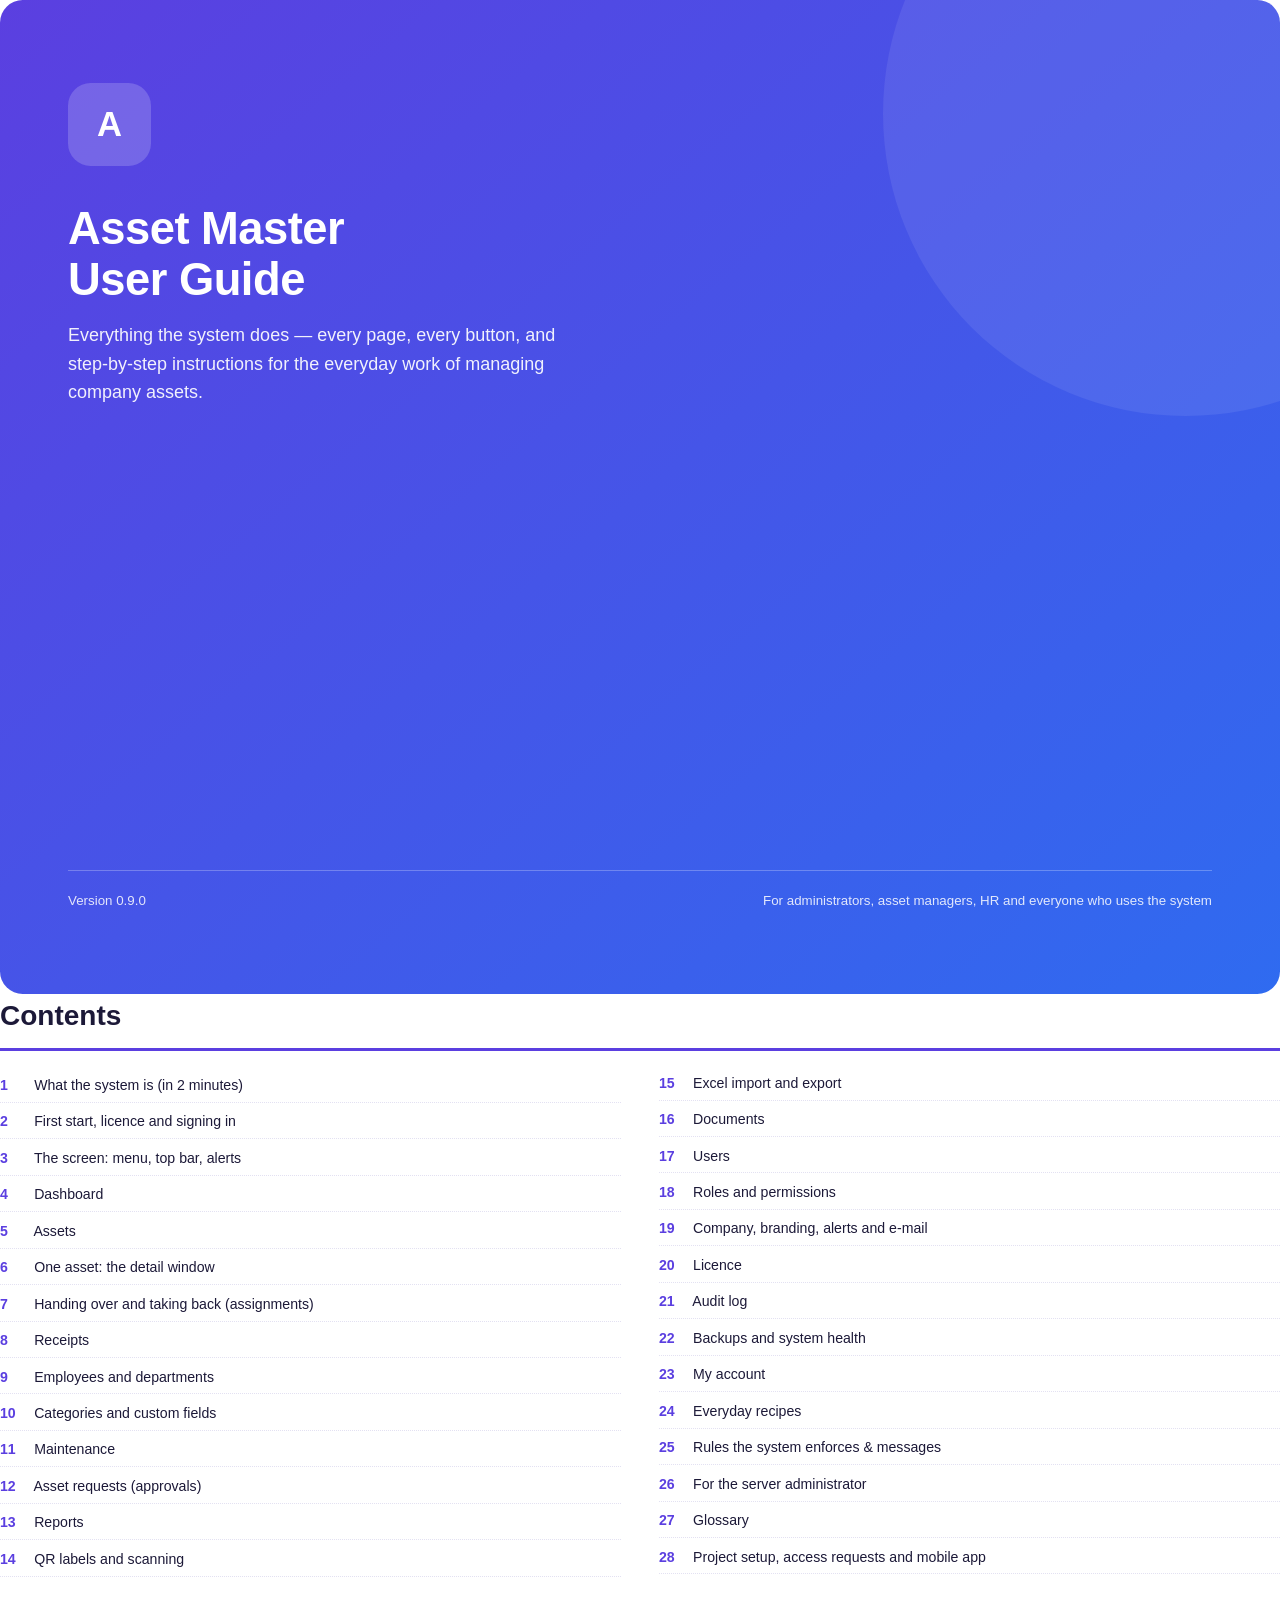
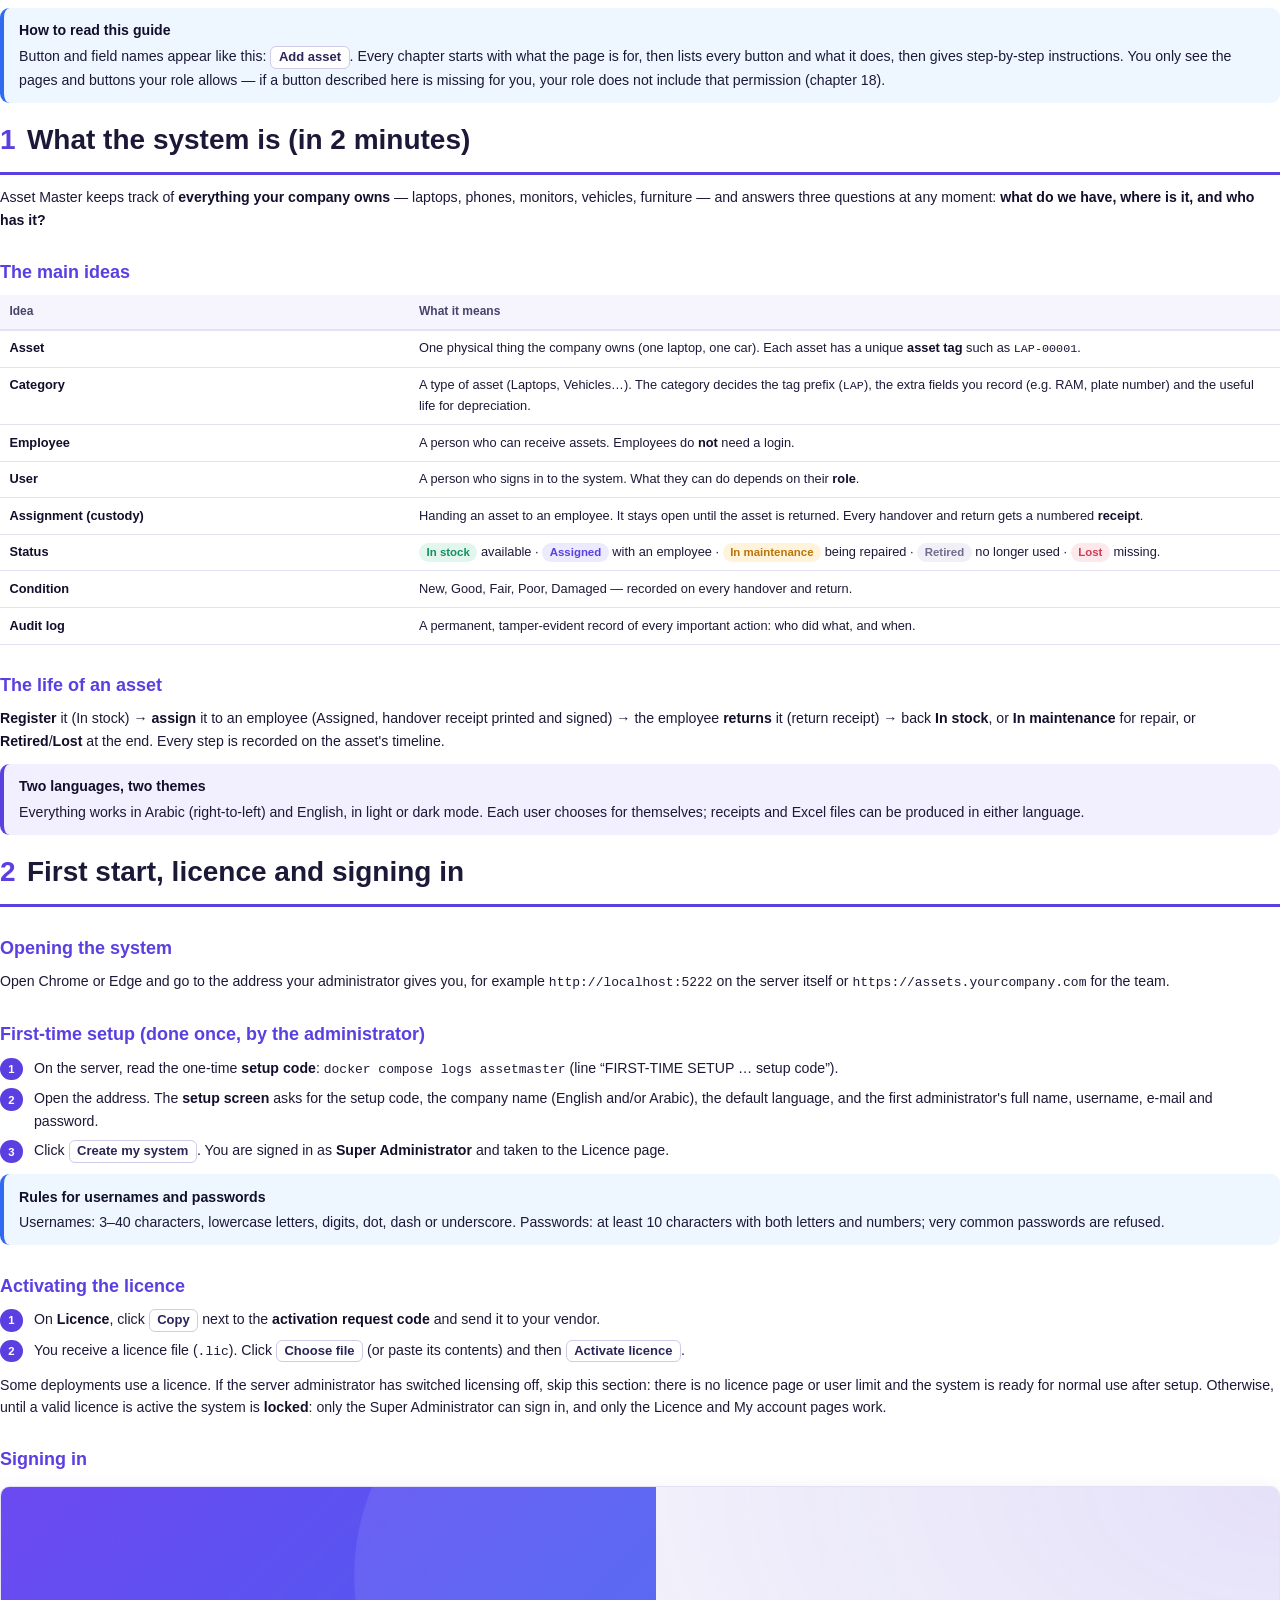
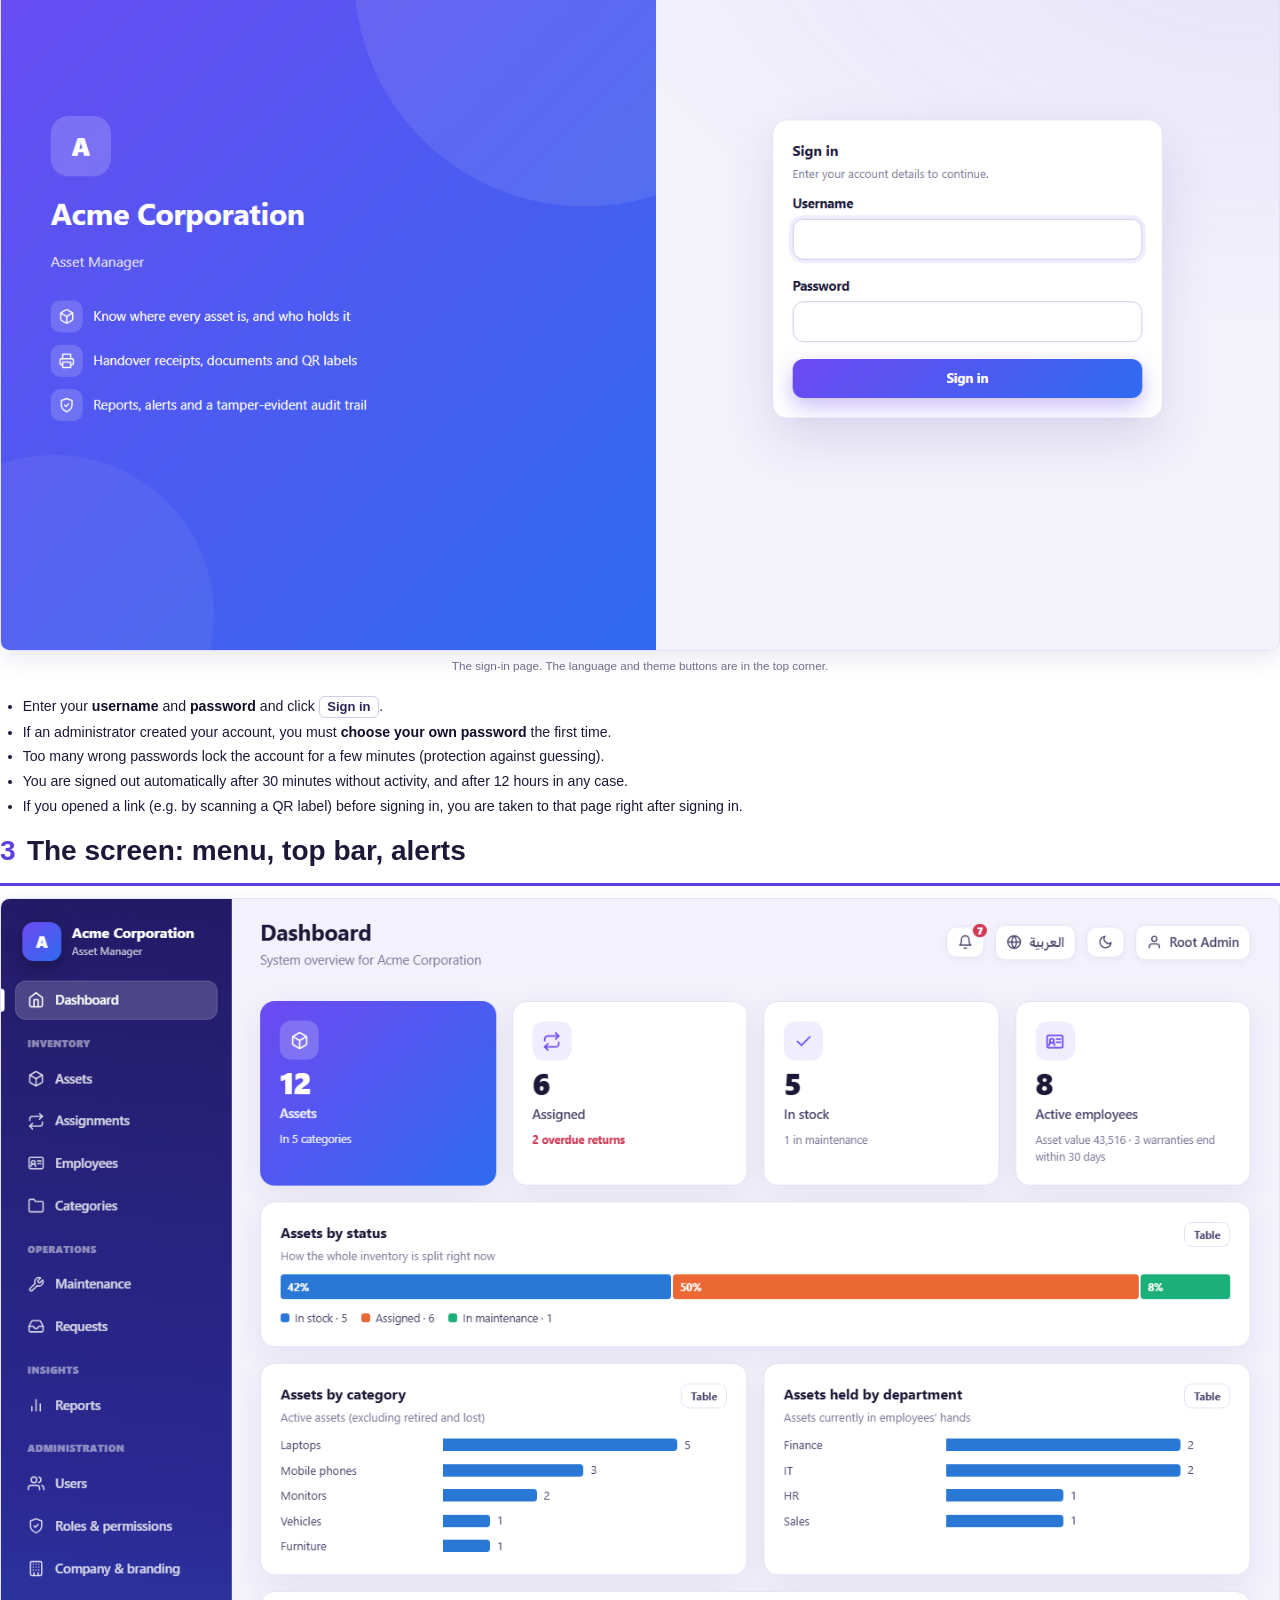
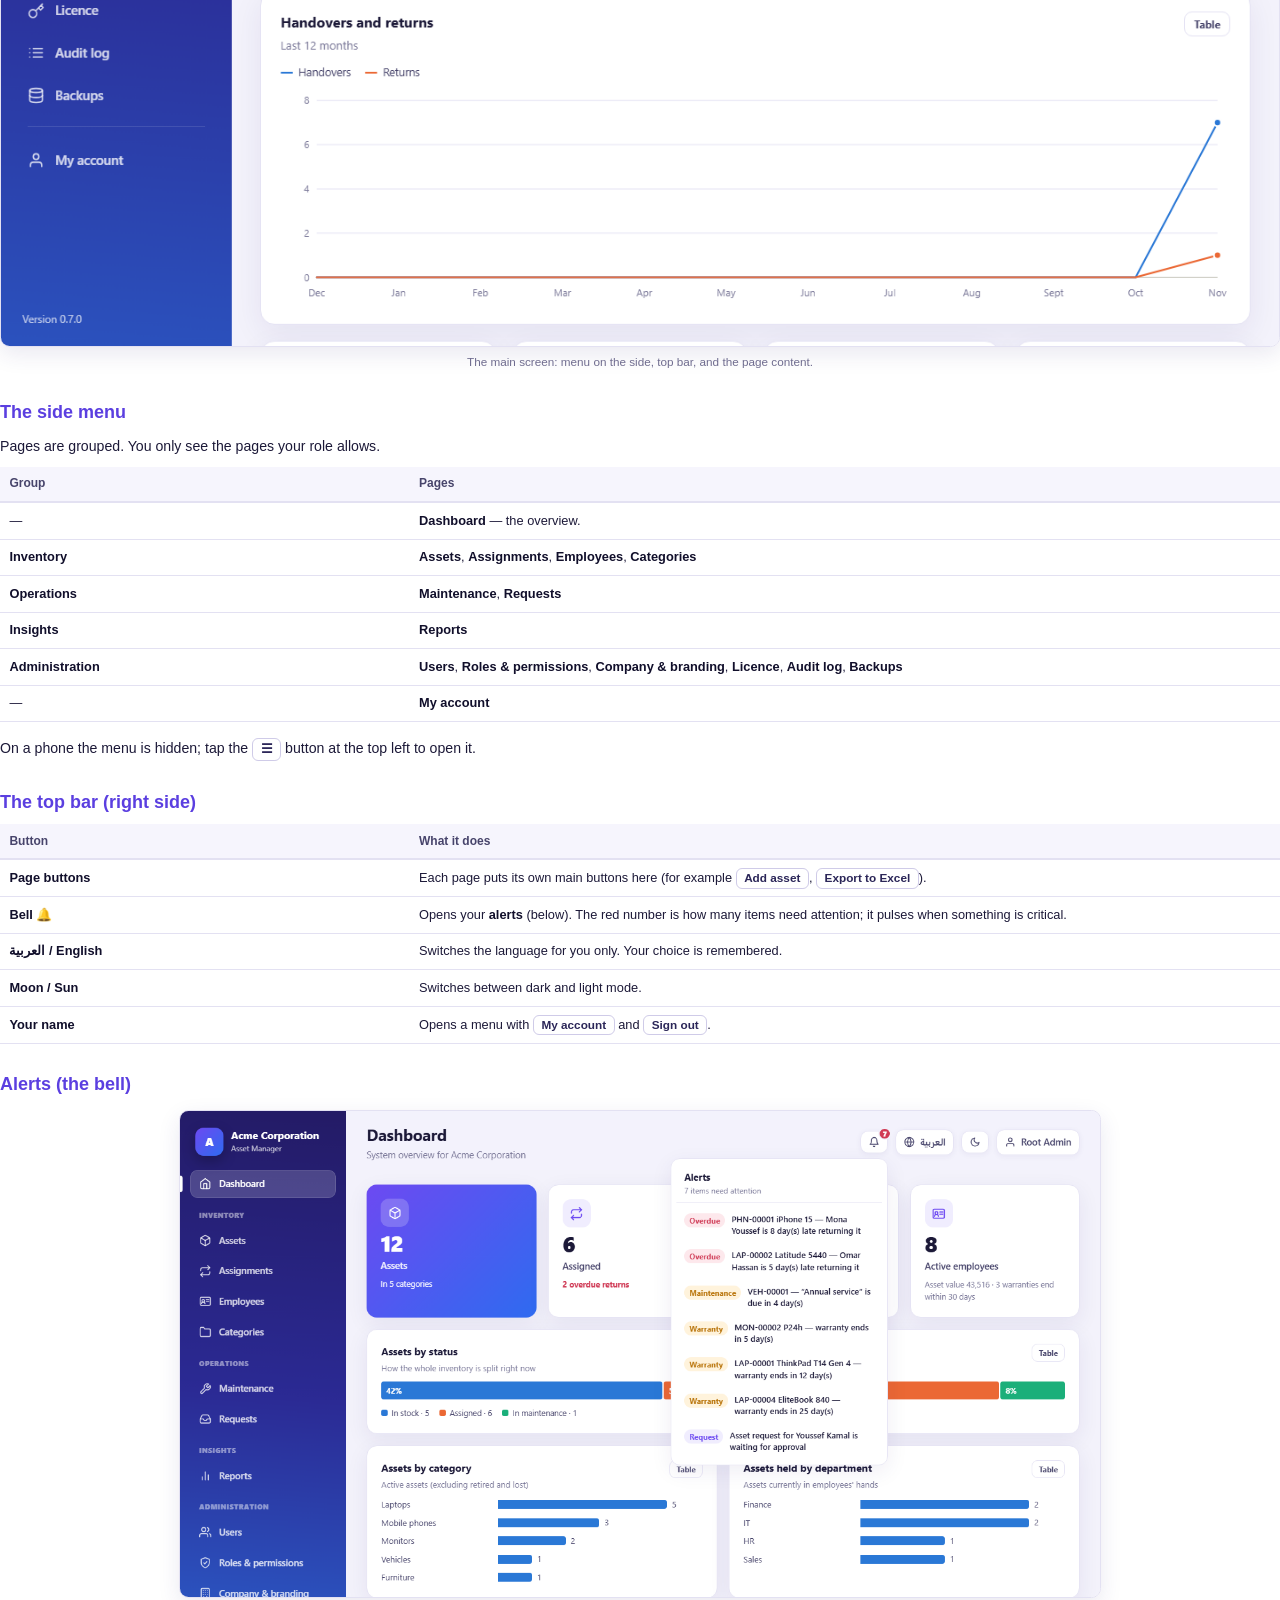
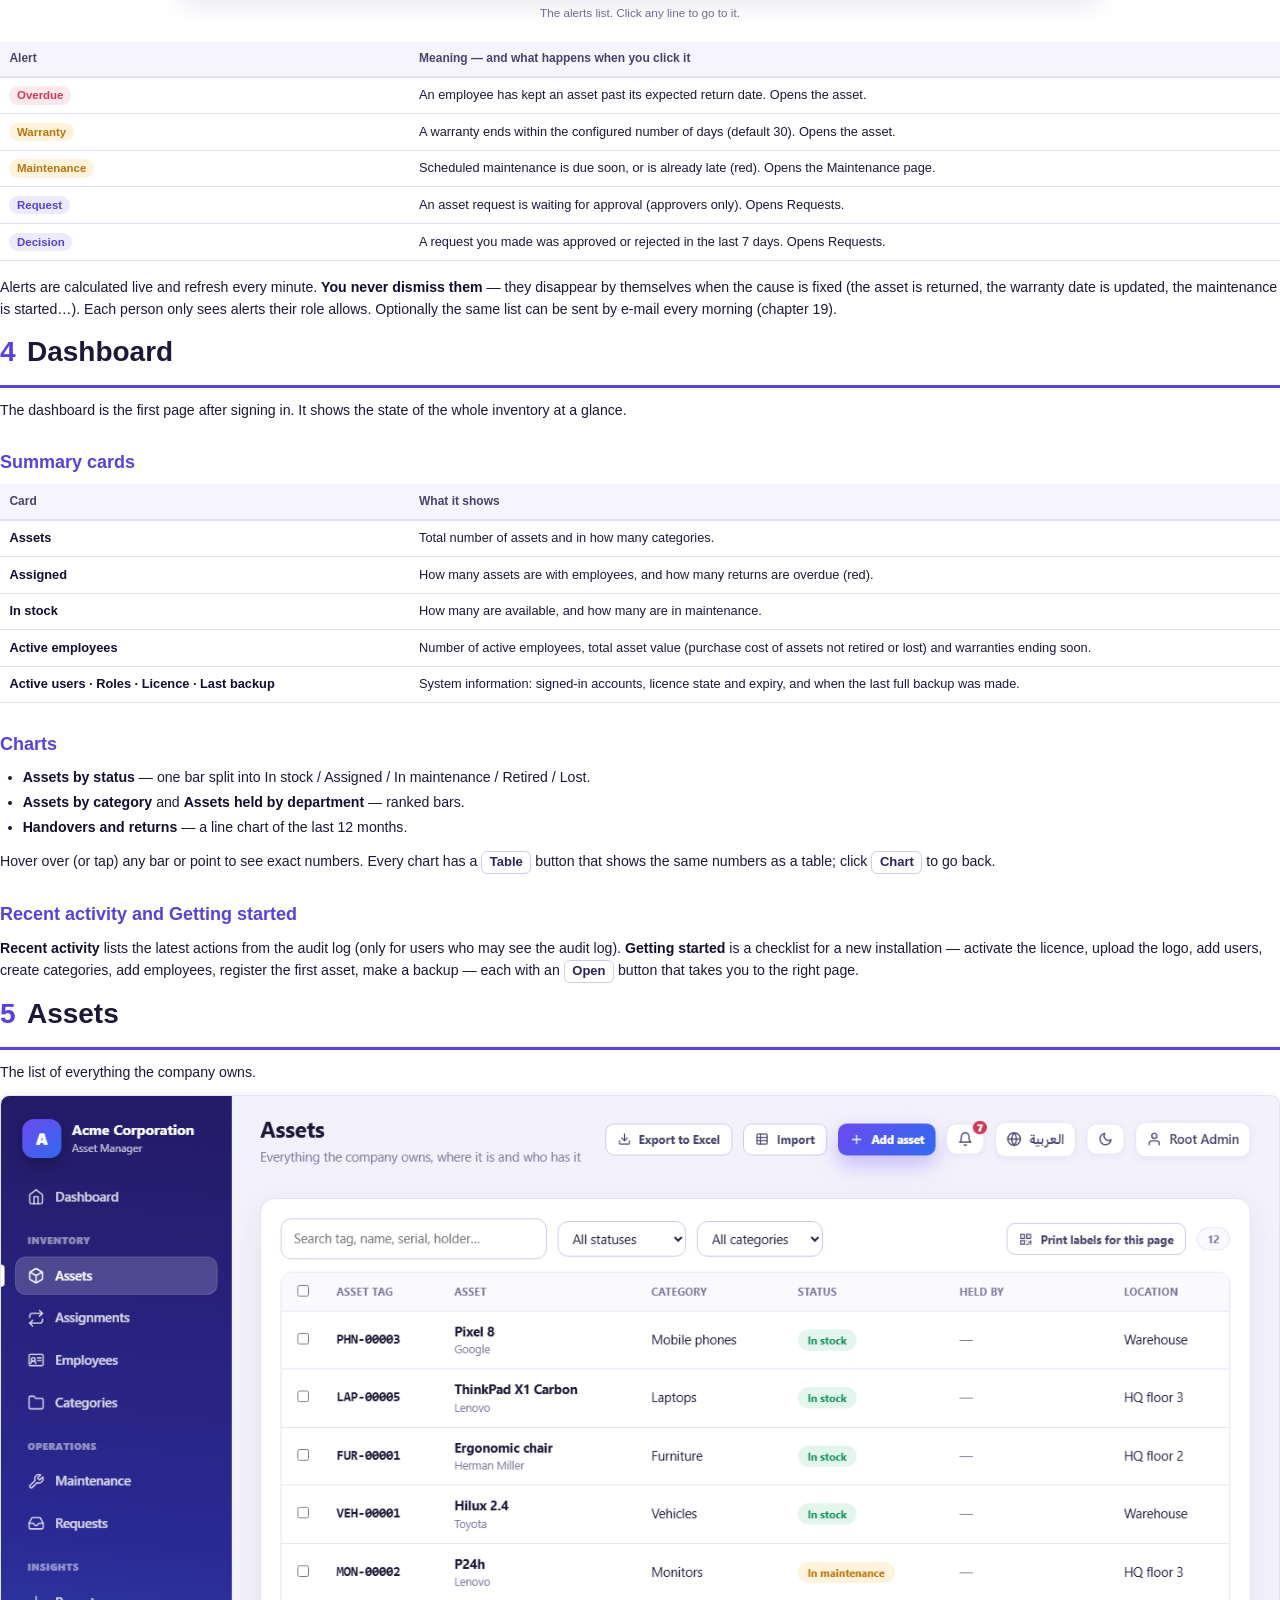
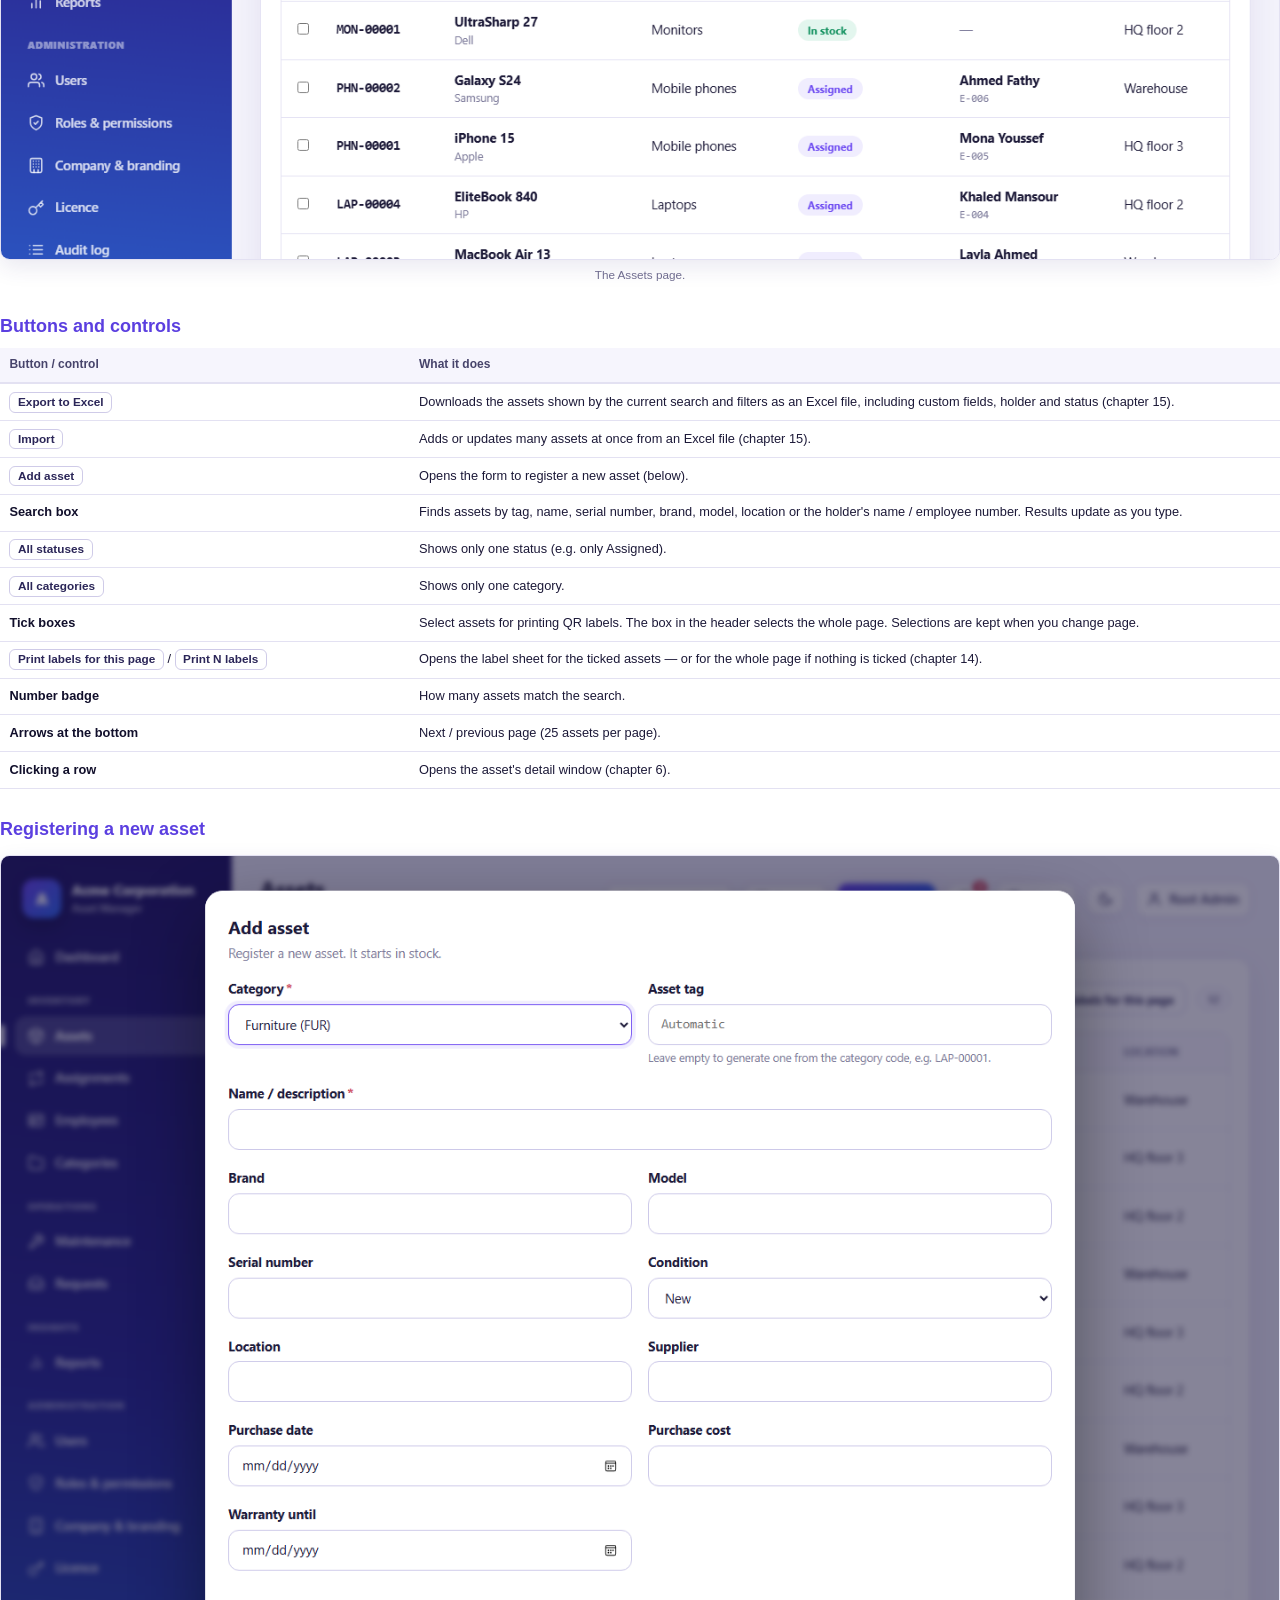
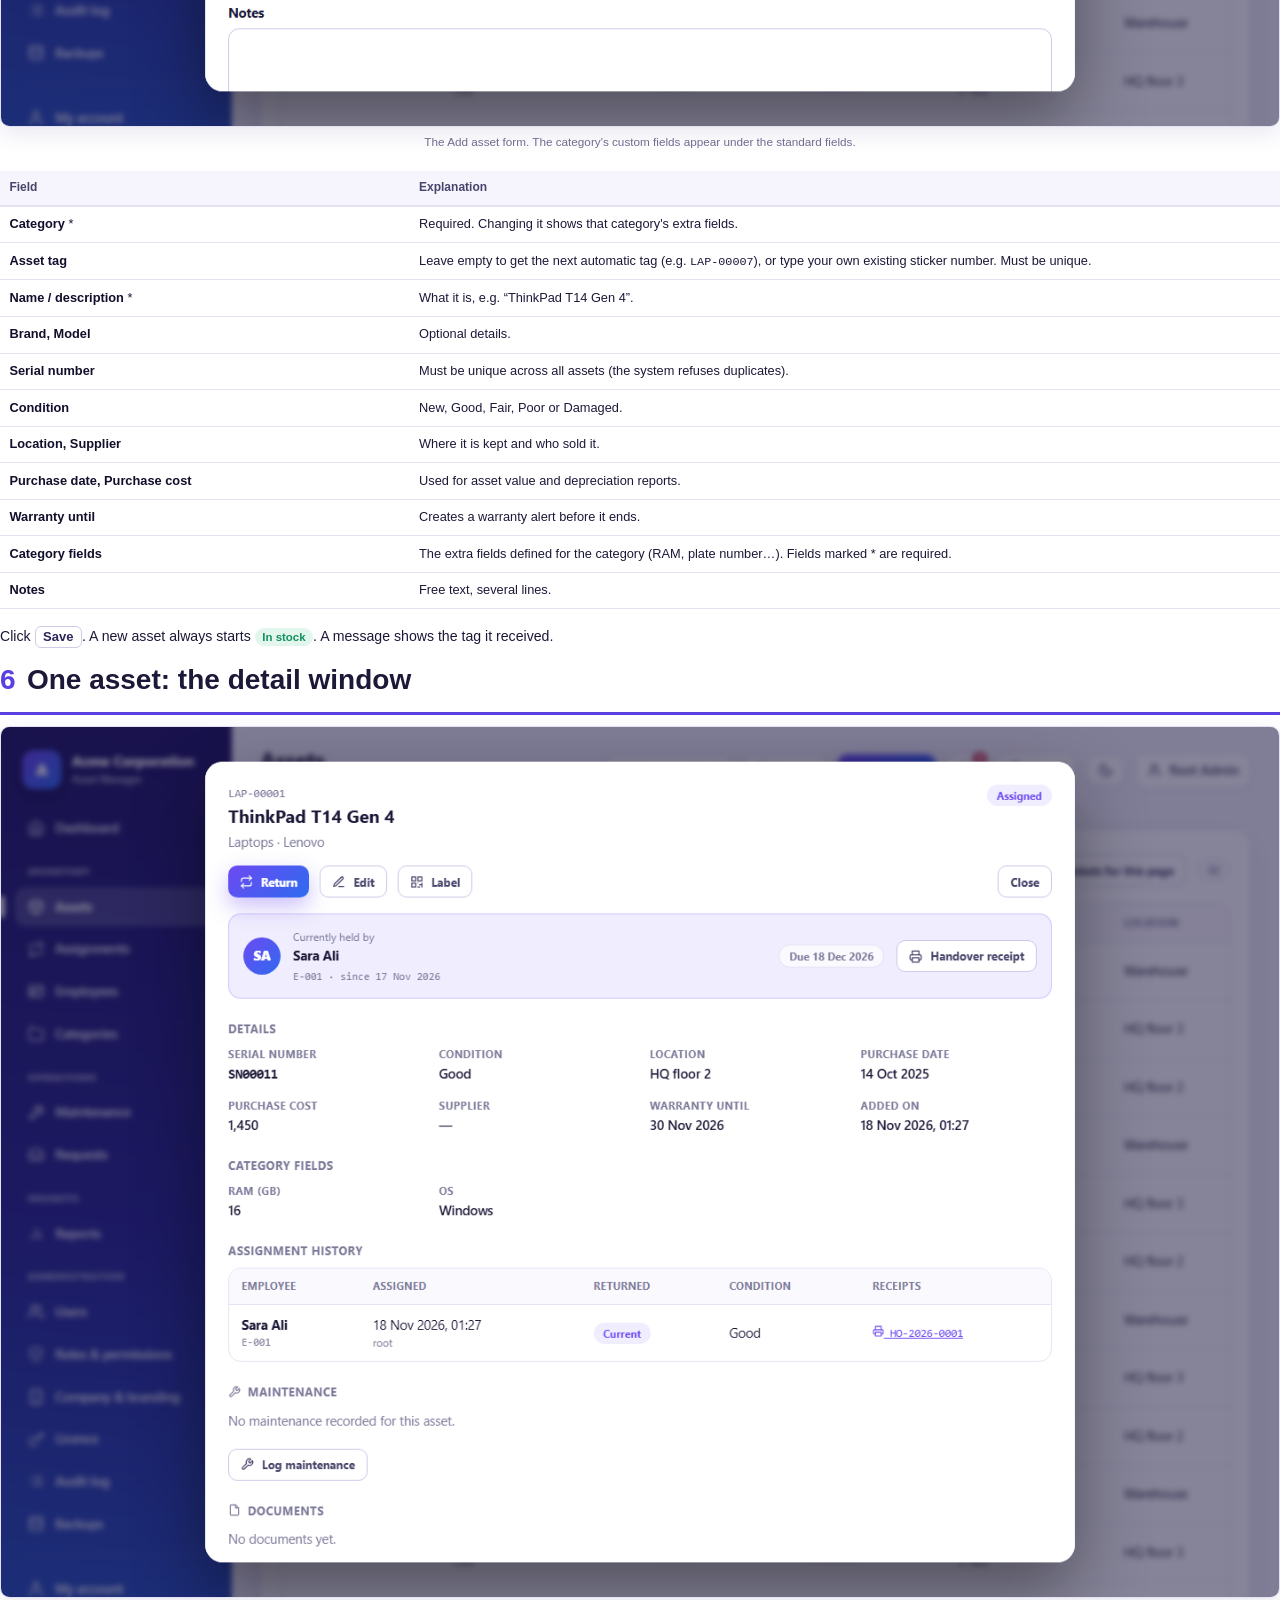
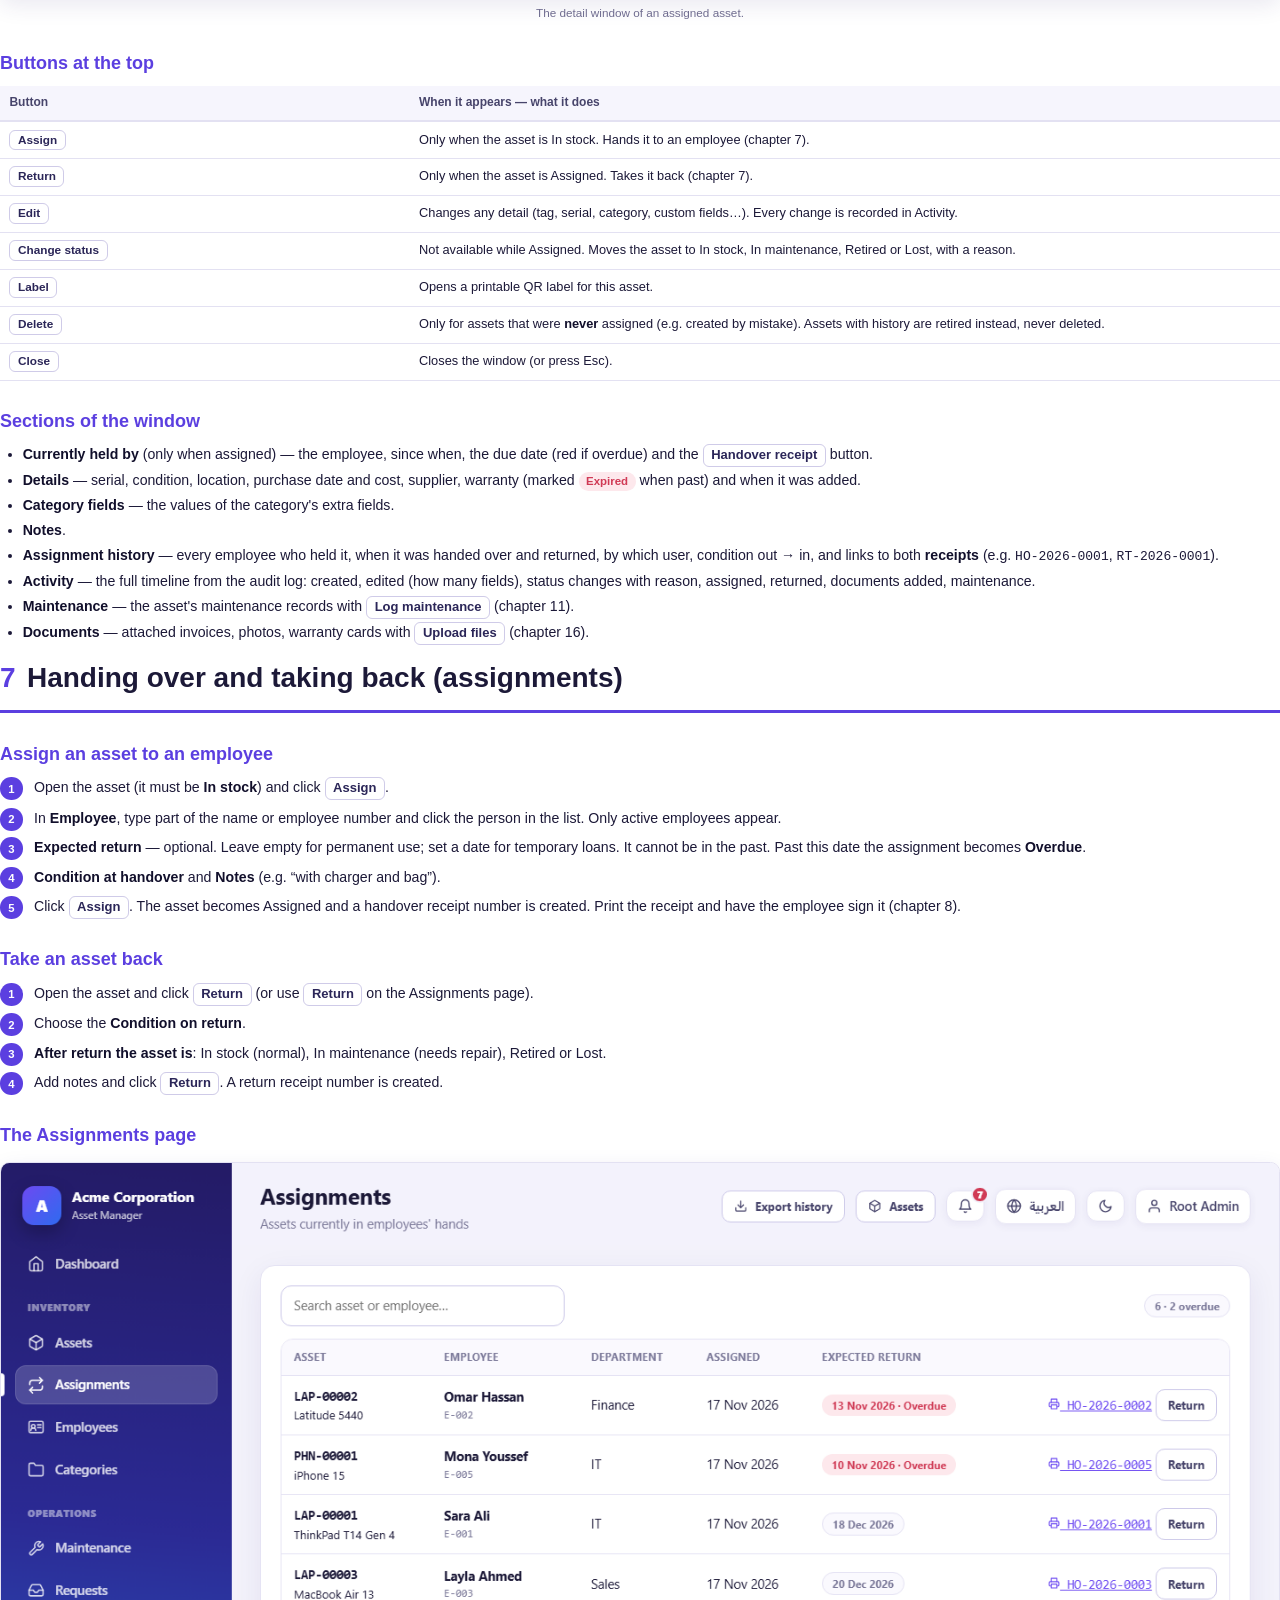
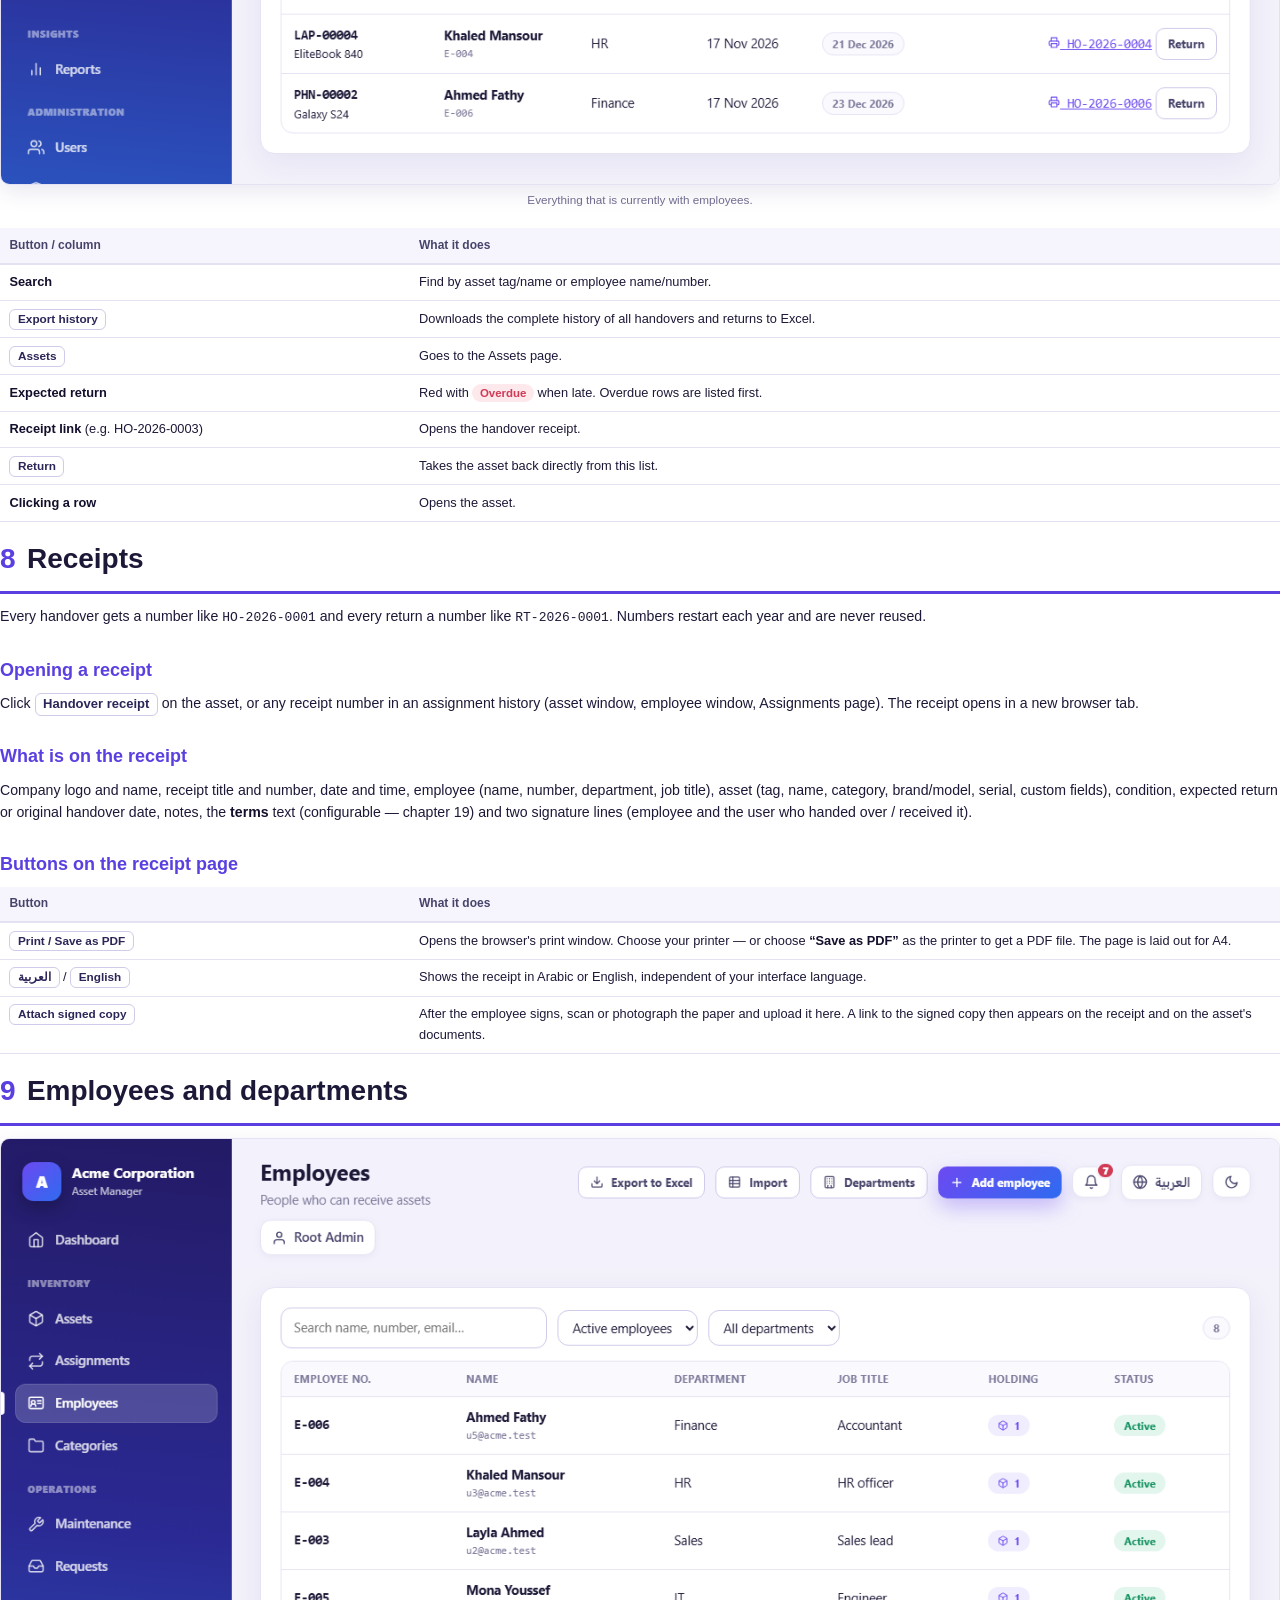
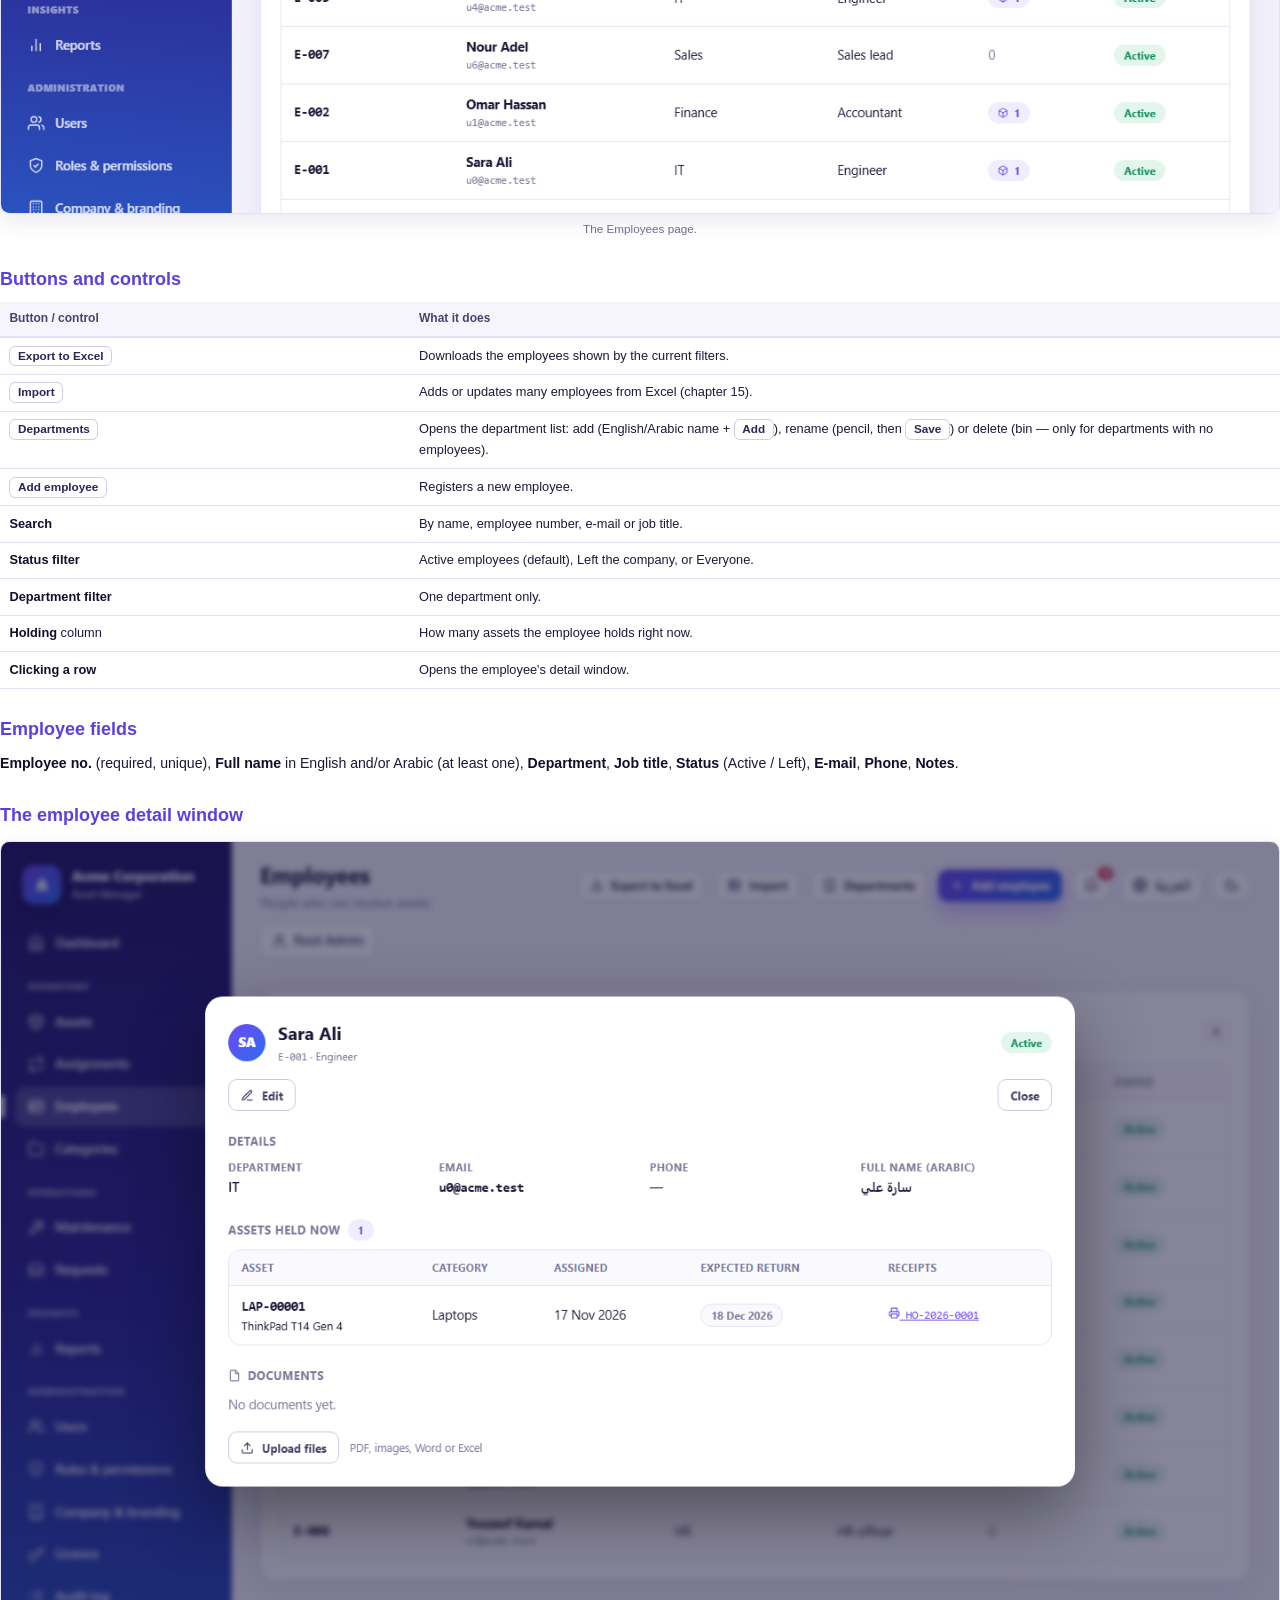
<file: docs/guide/guide_en.html>
<!DOCTYPE html>
<html lang="en" dir="ltr">
<head>
<meta charset="utf-8">
<title>Asset Master — User Guide</title>
<link rel="stylesheet" href="guide.css">
</head>
<body>

<section class="cover">
  <div>
    <div class="logo">A</div>
    <h1>Asset Master<br>User Guide</h1>
    <div class="lead">Everything the system does — every page, every button, and step-by-step instructions for the everyday work of managing company assets.</div>
  </div>
  <div class="meta"><span>Version 0.9.0</span><span>For administrators, asset managers, HR and everyone who uses the system</span></div>
</section>

<h1 class="ch" style="page-break-before:avoid">Contents</h1>
<ol class="toc">
  <li><b>1</b> What the system is (in 2 minutes)</li>
  <li><b>2</b> First start, licence and signing in</li>
  <li><b>3</b> The screen: menu, top bar, alerts</li>
  <li><b>4</b> Dashboard</li>
  <li><b>5</b> Assets</li>
  <li><b>6</b> One asset: the detail window</li>
  <li><b>7</b> Handing over and taking back (assignments)</li>
  <li><b>8</b> Receipts</li>
  <li><b>9</b> Employees and departments</li>
  <li><b>10</b> Categories and custom fields</li>
  <li><b>11</b> Maintenance</li>
  <li><b>12</b> Asset requests (approvals)</li>
  <li><b>13</b> Reports</li>
  <li><b>14</b> QR labels and scanning</li>
  <li><b>15</b> Excel import and export</li>
  <li><b>16</b> Documents</li>
  <li><b>17</b> Users</li>
  <li><b>18</b> Roles and permissions</li>
  <li><b>19</b> Company, branding, alerts and e-mail</li>
  <li><b>20</b> Licence</li>
  <li><b>21</b> Audit log</li>
  <li><b>22</b> Backups and system health</li>
  <li><b>23</b> My account</li>
  <li><b>24</b> Everyday recipes</li>
  <li><b>25</b> Rules the system enforces &amp; messages</li>
  <li><b>26</b> For the server administrator</li>
  <li><b>27</b> Glossary</li>
  <li><b>28</b> Project setup, access requests and mobile app</li>
</ol>

<div class="box tip" style="margin-top:8mm"><b>How to read this guide</b>Button and field names appear like this: <span class="ui">Add asset</span>. Every chapter starts with what the page is for, then lists every button and what it does, then gives step-by-step instructions. You only see the pages and buttons your role allows — if a button described here is missing for you, your role does not include that permission (chapter 18).</div>

<!-- ============================================================ 1 -->
<h1 class="ch"><span class="n">1</span>What the system is (in 2 minutes)</h1>
<p>Asset Master keeps track of <b>everything your company owns</b> — laptops, phones, monitors, vehicles, furniture — and answers three questions at any moment: <b>what do we have, where is it, and who has it?</b></p>
<h2>The main ideas</h2>
<table>
<tr><th>Idea</th><th>What it means</th></tr>
<tr><td><b>Asset</b></td><td>One physical thing the company owns (one laptop, one car). Each asset has a unique <b>asset tag</b> such as <span class="mono">LAP-00001</span>.</td></tr>
<tr><td><b>Category</b></td><td>A type of asset (Laptops, Vehicles…). The category decides the tag prefix (<span class="mono">LAP</span>), the extra fields you record (e.g. RAM, plate number) and the useful life for depreciation.</td></tr>
<tr><td><b>Employee</b></td><td>A person who can receive assets. Employees do <b>not</b> need a login.</td></tr>
<tr><td><b>User</b></td><td>A person who signs in to the system. What they can do depends on their <b>role</b>.</td></tr>
<tr><td><b>Assignment (custody)</b></td><td>Handing an asset to an employee. It stays open until the asset is returned. Every handover and return gets a numbered <b>receipt</b>.</td></tr>
<tr><td><b>Status</b></td><td><span class="chip c-good">In stock</span> available · <span class="chip c-info">Assigned</span> with an employee · <span class="chip c-warn">In maintenance</span> being repaired · <span class="chip c-mut">Retired</span> no longer used · <span class="chip c-bad">Lost</span> missing.</td></tr>
<tr><td><b>Condition</b></td><td>New, Good, Fair, Poor, Damaged — recorded on every handover and return.</td></tr>
<tr><td><b>Audit log</b></td><td>A permanent, tamper-evident record of every important action: who did what, and when.</td></tr>
</table>
<h2>The life of an asset</h2>
<p><b>Register</b> it (In stock) → <b>assign</b> it to an employee (Assigned, handover receipt printed and signed) → the employee <b>returns</b> it (return receipt) → back <b>In stock</b>, or <b>In maintenance</b> for repair, or <b>Retired</b>/<b>Lost</b> at the end. Every step is recorded on the asset's timeline.</p>
<div class="box rule"><b>Two languages, two themes</b>Everything works in Arabic (right-to-left) and English, in light or dark mode. Each user chooses for themselves; receipts and Excel files can be produced in either language.</div>

<!-- ============================================================ 2 -->
<h1 class="ch"><span class="n">2</span>First start, licence and signing in</h1>
<h2>Opening the system</h2>
<p>Open Chrome or Edge and go to the address your administrator gives you, for example <span class="mono">http://localhost:5222</span> on the server itself or <span class="mono">https://assets.yourcompany.com</span> for the team.</p>
<h2>First-time setup (done once, by the administrator)</h2>
<ol class="steps">
<li>On the server, read the one-time <b>setup code</b>: <span class="mono">docker compose logs assetmaster</span> (line “FIRST-TIME SETUP … setup code”).</li>
<li>Open the address. The <b>setup screen</b> asks for the setup code, the company name (English and/or Arabic), the default language, and the first administrator's full name, username, e-mail and password.</li>
<li>Click <span class="ui">Create my system</span>. You are signed in as <b>Super Administrator</b> and taken to the Licence page.</li>
</ol>
<div class="box tip"><b>Rules for usernames and passwords</b>Usernames: 3–40 characters, lowercase letters, digits, dot, dash or underscore. Passwords: at least 10 characters with both letters and numbers; very common passwords are refused.</div>
<h2>Activating the licence</h2>
<ol class="steps">
<li>On <b>Licence</b>, click <span class="ui">Copy</span> next to the <b>activation request code</b> and send it to your vendor.</li>
<li>You receive a licence file (<span class="mono">.lic</span>). Click <span class="ui">Choose file</span> (or paste its contents) and then <span class="ui">Activate licence</span>.</li>
</ol>
<p>Some deployments use a licence. If the server administrator has switched licensing off, skip this section: there is no licence page or user limit and the system is ready for normal use after setup. Otherwise, until a valid licence is active the system is <b>locked</b>: only the Super Administrator can sign in, and only the Licence and My account pages work.</p>
<h2>Signing in</h2>
<figure><img src="img/en_login.png"><figcaption>The sign-in page. The language and theme buttons are in the top corner.</figcaption></figure>
<ul>
<li>Enter your <b>username</b> and <b>password</b> and click <span class="ui">Sign in</span>.</li>
<li>If an administrator created your account, you must <b>choose your own password</b> the first time.</li>
<li>Too many wrong passwords lock the account for a few minutes (protection against guessing).</li>
<li>You are signed out automatically after 30 minutes without activity, and after 12 hours in any case.</li>
<li>If you opened a link (e.g. by scanning a QR label) before signing in, you are taken to that page right after signing in.</li>
</ul>

<!-- ============================================================ 3 -->
<h1 class="ch"><span class="n">3</span>The screen: menu, top bar, alerts</h1>
<figure><img src="img/en_dashboard.png"><figcaption>The main screen: menu on the side, top bar, and the page content.</figcaption></figure>
<h2>The side menu</h2>
<p>Pages are grouped. You only see the pages your role allows.</p>
<table>
<tr><th>Group</th><th>Pages</th></tr>
<tr><td>—</td><td><b>Dashboard</b> — the overview.</td></tr>
<tr><td><b>Inventory</b></td><td><b>Assets</b>, <b>Assignments</b>, <b>Employees</b>, <b>Categories</b></td></tr>
<tr><td><b>Operations</b></td><td><b>Maintenance</b>, <b>Requests</b></td></tr>
<tr><td><b>Insights</b></td><td><b>Reports</b></td></tr>
<tr><td><b>Administration</b></td><td><b>Users</b>, <b>Roles &amp; permissions</b>, <b>Company &amp; branding</b>, <b>Licence</b>, <b>Audit log</b>, <b>Backups</b></td></tr>
<tr><td>—</td><td><b>My account</b></td></tr>
</table>
<p>On a phone the menu is hidden; tap the <span class="ui">☰</span> button at the top left to open it.</p>
<h2>The top bar (right side)</h2>
<table>
<tr><th>Button</th><th>What it does</th></tr>
<tr><td><b>Page buttons</b></td><td>Each page puts its own main buttons here (for example <span class="ui">Add asset</span>, <span class="ui">Export to Excel</span>).</td></tr>
<tr><td><b>Bell</b> 🔔</td><td>Opens your <b>alerts</b> (below). The red number is how many items need attention; it pulses when something is critical.</td></tr>
<tr><td><b>العربية / English</b></td><td>Switches the language for you only. Your choice is remembered.</td></tr>
<tr><td><b>Moon / Sun</b></td><td>Switches between dark and light mode.</td></tr>
<tr><td><b>Your name</b></td><td>Opens a menu with <span class="ui">My account</span> and <span class="ui">Sign out</span>.</td></tr>
</table>
<h2>Alerts (the bell)</h2>
<figure class="half"><img src="img/en_bell.png"><figcaption>The alerts list. Click any line to go to it.</figcaption></figure>
<table>
<tr><th>Alert</th><th>Meaning — and what happens when you click it</th></tr>
<tr><td><span class="chip c-bad">Overdue</span></td><td>An employee has kept an asset past its expected return date. Opens the asset.</td></tr>
<tr><td><span class="chip c-warn">Warranty</span></td><td>A warranty ends within the configured number of days (default 30). Opens the asset.</td></tr>
<tr><td><span class="chip c-warn">Maintenance</span></td><td>Scheduled maintenance is due soon, or is already late (red). Opens the Maintenance page.</td></tr>
<tr><td><span class="chip c-info">Request</span></td><td>An asset request is waiting for approval (approvers only). Opens Requests.</td></tr>
<tr><td><span class="chip c-info">Decision</span></td><td>A request you made was approved or rejected in the last 7 days. Opens Requests.</td></tr>
</table>
<p>Alerts are calculated live and refresh every minute. <b>You never dismiss them</b> — they disappear by themselves when the cause is fixed (the asset is returned, the warranty date is updated, the maintenance is started…). Each person only sees alerts their role allows. Optionally the same list can be sent by e-mail every morning (chapter 19).</p>

<!-- ============================================================ 4 -->
<h1 class="ch"><span class="n">4</span>Dashboard</h1>
<p>The dashboard is the first page after signing in. It shows the state of the whole inventory at a glance.</p>
<h2>Summary cards</h2>
<table>
<tr><th>Card</th><th>What it shows</th></tr>
<tr><td><b>Assets</b></td><td>Total number of assets and in how many categories.</td></tr>
<tr><td><b>Assigned</b></td><td>How many assets are with employees, and how many returns are overdue (red).</td></tr>
<tr><td><b>In stock</b></td><td>How many are available, and how many are in maintenance.</td></tr>
<tr><td><b>Active employees</b></td><td>Number of active employees, total asset value (purchase cost of assets not retired or lost) and warranties ending soon.</td></tr>
<tr><td><b>Active users · Roles · Licence · Last backup</b></td><td>System information: signed-in accounts, licence state and expiry, and when the last full backup was made.</td></tr>
</table>
<h2>Charts</h2>
<ul>
<li><b>Assets by status</b> — one bar split into In stock / Assigned / In maintenance / Retired / Lost.</li>
<li><b>Assets by category</b> and <b>Assets held by department</b> — ranked bars.</li>
<li><b>Handovers and returns</b> — a line chart of the last 12 months.</li>
</ul>
<p>Hover over (or tap) any bar or point to see exact numbers. Every chart has a <span class="ui">Table</span> button that shows the same numbers as a table; click <span class="ui">Chart</span> to go back.</p>
<h2>Recent activity and Getting started</h2>
<p><b>Recent activity</b> lists the latest actions from the audit log (only for users who may see the audit log). <b>Getting started</b> is a checklist for a new installation — activate the licence, upload the logo, add users, create categories, add employees, register the first asset, make a backup — each with an <span class="ui">Open</span> button that takes you to the right page.</p>

<!-- ============================================================ 5 -->
<h1 class="ch"><span class="n">5</span>Assets</h1>
<p>The list of everything the company owns.</p>
<figure><img src="img/en_assets.png"><figcaption>The Assets page.</figcaption></figure>
<h2>Buttons and controls</h2>
<table>
<tr><th>Button / control</th><th>What it does</th></tr>
<tr><td><span class="ui">Export to Excel</span></td><td>Downloads the assets shown by the current search and filters as an Excel file, including custom fields, holder and status (chapter 15).</td></tr>
<tr><td><span class="ui">Import</span></td><td>Adds or updates many assets at once from an Excel file (chapter 15).</td></tr>
<tr><td><span class="ui">Add asset</span></td><td>Opens the form to register a new asset (below).</td></tr>
<tr><td><b>Search box</b></td><td>Finds assets by tag, name, serial number, brand, model, location or the holder's name / employee number. Results update as you type.</td></tr>
<tr><td><span class="ui">All statuses</span></td><td>Shows only one status (e.g. only Assigned).</td></tr>
<tr><td><span class="ui">All categories</span></td><td>Shows only one category.</td></tr>
<tr><td><b>Tick boxes</b></td><td>Select assets for printing QR labels. The box in the header selects the whole page. Selections are kept when you change page.</td></tr>
<tr><td><span class="ui">Print labels for this page</span> / <span class="ui">Print N labels</span></td><td>Opens the label sheet for the ticked assets — or for the whole page if nothing is ticked (chapter 14).</td></tr>
<tr><td><b>Number badge</b></td><td>How many assets match the search.</td></tr>
<tr><td><b>Arrows at the bottom</b></td><td>Next / previous page (25 assets per page).</td></tr>
<tr><td><b>Clicking a row</b></td><td>Opens the asset's detail window (chapter 6).</td></tr>
</table>
<h2>Registering a new asset</h2>
<figure><img src="img/en_assetform.png"><figcaption>The Add asset form. The category's custom fields appear under the standard fields.</figcaption></figure>
<table>
<tr><th>Field</th><th>Explanation</th></tr>
<tr><td><b>Category</b> *</td><td>Required. Changing it shows that category's extra fields.</td></tr>
<tr><td><b>Asset tag</b></td><td>Leave empty to get the next automatic tag (e.g. <span class="mono">LAP-00007</span>), or type your own existing sticker number. Must be unique.</td></tr>
<tr><td><b>Name / description</b> *</td><td>What it is, e.g. “ThinkPad T14 Gen 4”.</td></tr>
<tr><td><b>Brand, Model</b></td><td>Optional details.</td></tr>
<tr><td><b>Serial number</b></td><td>Must be unique across all assets (the system refuses duplicates).</td></tr>
<tr><td><b>Condition</b></td><td>New, Good, Fair, Poor or Damaged.</td></tr>
<tr><td><b>Location, Supplier</b></td><td>Where it is kept and who sold it.</td></tr>
<tr><td><b>Purchase date, Purchase cost</b></td><td>Used for asset value and depreciation reports.</td></tr>
<tr><td><b>Warranty until</b></td><td>Creates a warranty alert before it ends.</td></tr>
<tr><td><b>Category fields</b></td><td>The extra fields defined for the category (RAM, plate number…). Fields marked * are required.</td></tr>
<tr><td><b>Notes</b></td><td>Free text, several lines.</td></tr>
</table>
<p>Click <span class="ui">Save</span>. A new asset always starts <span class="chip c-good">In stock</span>. A message shows the tag it received.</p>

<!-- ============================================================ 6 -->
<h1 class="ch"><span class="n">6</span>One asset: the detail window</h1>
<figure><img src="img/en_asset.png"><figcaption>The detail window of an assigned asset.</figcaption></figure>
<h2>Buttons at the top</h2>
<table>
<tr><th>Button</th><th>When it appears — what it does</th></tr>
<tr><td><span class="ui">Assign</span></td><td>Only when the asset is In stock. Hands it to an employee (chapter 7).</td></tr>
<tr><td><span class="ui">Return</span></td><td>Only when the asset is Assigned. Takes it back (chapter 7).</td></tr>
<tr><td><span class="ui">Edit</span></td><td>Changes any detail (tag, serial, category, custom fields…). Every change is recorded in Activity.</td></tr>
<tr><td><span class="ui">Change status</span></td><td>Not available while Assigned. Moves the asset to In stock, In maintenance, Retired or Lost, with a reason.</td></tr>
<tr><td><span class="ui">Label</span></td><td>Opens a printable QR label for this asset.</td></tr>
<tr><td><span class="ui">Delete</span></td><td>Only for assets that were <b>never</b> assigned (e.g. created by mistake). Assets with history are retired instead, never deleted.</td></tr>
<tr><td><span class="ui">Close</span></td><td>Closes the window (or press Esc).</td></tr>
</table>
<h2>Sections of the window</h2>
<ul>
<li><b>Currently held by</b> (only when assigned) — the employee, since when, the due date (red if overdue) and the <span class="ui">Handover receipt</span> button.</li>
<li><b>Details</b> — serial, condition, location, purchase date and cost, supplier, warranty (marked <span class="chip c-bad">Expired</span> when past) and when it was added.</li>
<li><b>Category fields</b> — the values of the category's extra fields.</li>
<li><b>Notes</b>.</li>
<li><b>Assignment history</b> — every employee who held it, when it was handed over and returned, by which user, condition out → in, and links to both <b>receipts</b> (e.g. <span class="mono">HO-2026-0001</span>, <span class="mono">RT-2026-0001</span>).</li>
<li><b>Activity</b> — the full timeline from the audit log: created, edited (how many fields), status changes with reason, assigned, returned, documents added, maintenance.</li>
<li><b>Maintenance</b> — the asset's maintenance records with <span class="ui">Log maintenance</span> (chapter 11).</li>
<li><b>Documents</b> — attached invoices, photos, warranty cards with <span class="ui">Upload files</span> (chapter 16).</li>
</ul>

<!-- ============================================================ 7 -->
<h1 class="ch"><span class="n">7</span>Handing over and taking back (assignments)</h1>
<h2>Assign an asset to an employee</h2>
<ol class="steps">
<li>Open the asset (it must be <b>In stock</b>) and click <span class="ui">Assign</span>.</li>
<li>In <b>Employee</b>, type part of the name or employee number and click the person in the list. Only active employees appear.</li>
<li><b>Expected return</b> — optional. Leave empty for permanent use; set a date for temporary loans. It cannot be in the past. Past this date the assignment becomes <b>Overdue</b>.</li>
<li><b>Condition at handover</b> and <b>Notes</b> (e.g. “with charger and bag”).</li>
<li>Click <span class="ui">Assign</span>. The asset becomes Assigned and a handover receipt number is created. Print the receipt and have the employee sign it (chapter 8).</li>
</ol>
<h2>Take an asset back</h2>
<ol class="steps">
<li>Open the asset and click <span class="ui">Return</span> (or use <span class="ui">Return</span> on the Assignments page).</li>
<li>Choose the <b>Condition on return</b>.</li>
<li><b>After return the asset is</b>: In stock (normal), In maintenance (needs repair), Retired or Lost.</li>
<li>Add notes and click <span class="ui">Return</span>. A return receipt number is created.</li>
</ol>
<h2>The Assignments page</h2>
<figure><img src="img/en_assignments.png"><figcaption>Everything that is currently with employees.</figcaption></figure>
<table>
<tr><th>Button / column</th><th>What it does</th></tr>
<tr><td><b>Search</b></td><td>Find by asset tag/name or employee name/number.</td></tr>
<tr><td><span class="ui">Export history</span></td><td>Downloads the complete history of all handovers and returns to Excel.</td></tr>
<tr><td><span class="ui">Assets</span></td><td>Goes to the Assets page.</td></tr>
<tr><td><b>Expected return</b></td><td>Red with <span class="chip c-bad">Overdue</span> when late. Overdue rows are listed first.</td></tr>
<tr><td><b>Receipt link</b> (e.g. HO-2026-0003)</td><td>Opens the handover receipt.</td></tr>
<tr><td><span class="ui">Return</span></td><td>Takes the asset back directly from this list.</td></tr>
<tr><td><b>Clicking a row</b></td><td>Opens the asset.</td></tr>
</table>

<!-- ============================================================ 8 -->
<h1 class="ch"><span class="n">8</span>Receipts</h1>
<p>Every handover gets a number like <span class="mono">HO-2026-0001</span> and every return a number like <span class="mono">RT-2026-0001</span>. Numbers restart each year and are never reused.</p>
<h2>Opening a receipt</h2>
<p>Click <span class="ui">Handover receipt</span> on the asset, or any receipt number in an assignment history (asset window, employee window, Assignments page). The receipt opens in a new browser tab.</p>
<h2>What is on the receipt</h2>
<p>Company logo and name, receipt title and number, date and time, employee (name, number, department, job title), asset (tag, name, category, brand/model, serial, custom fields), condition, expected return or original handover date, notes, the <b>terms</b> text (configurable — chapter 19) and two signature lines (employee and the user who handed over / received it).</p>
<h2>Buttons on the receipt page</h2>
<table>
<tr><th>Button</th><th>What it does</th></tr>
<tr><td><span class="ui">Print / Save as PDF</span></td><td>Opens the browser's print window. Choose your printer — or choose <b>“Save as PDF”</b> as the printer to get a PDF file. The page is laid out for A4.</td></tr>
<tr><td><span class="ui">العربية</span> / <span class="ui">English</span></td><td>Shows the receipt in Arabic or English, independent of your interface language.</td></tr>
<tr><td><span class="ui">Attach signed copy</span></td><td>After the employee signs, scan or photograph the paper and upload it here. A link to the signed copy then appears on the receipt and on the asset's documents.</td></tr>
</table>

<!-- ============================================================ 9 -->
<h1 class="ch"><span class="n">9</span>Employees and departments</h1>
<figure><img src="img/en_employees.png"><figcaption>The Employees page.</figcaption></figure>
<h2>Buttons and controls</h2>
<table>
<tr><th>Button / control</th><th>What it does</th></tr>
<tr><td><span class="ui">Export to Excel</span></td><td>Downloads the employees shown by the current filters.</td></tr>
<tr><td><span class="ui">Import</span></td><td>Adds or updates many employees from Excel (chapter 15).</td></tr>
<tr><td><span class="ui">Departments</span></td><td>Opens the department list: add (English/Arabic name + <span class="ui">Add</span>), rename (pencil, then <span class="ui">Save</span>) or delete (bin — only for departments with no employees).</td></tr>
<tr><td><span class="ui">Add employee</span></td><td>Registers a new employee.</td></tr>
<tr><td><b>Search</b></td><td>By name, employee number, e-mail or job title.</td></tr>
<tr><td><b>Status filter</b></td><td>Active employees (default), Left the company, or Everyone.</td></tr>
<tr><td><b>Department filter</b></td><td>One department only.</td></tr>
<tr><td><b>Holding</b> column</td><td>How many assets the employee holds right now.</td></tr>
<tr><td><b>Clicking a row</b></td><td>Opens the employee's detail window.</td></tr>
</table>
<h2>Employee fields</h2>
<p><b>Employee no.</b> (required, unique), <b>Full name</b> in English and/or Arabic (at least one), <b>Department</b>, <b>Job title</b>, <b>Status</b> (Active / Left), <b>E-mail</b>, <b>Phone</b>, <b>Notes</b>.</p>
<h2>The employee detail window</h2>
<figure><img src="img/en_employee.png"><figcaption>An employee with the assets they hold now and the receipts.</figcaption></figure>
<ul>
<li><span class="ui">Edit</span> — change the employee's details or mark them as <b>Left</b>.</li>
<li><span class="ui">Delete</span> — only for employees who never received an asset.</li>
<li><b>Assets held now</b> and <b>Previously held</b>, each with dates and receipt links. Click a row to open the asset.</li>
<li><b>Documents</b> — e.g. a copy of the ID or a signed policy.</li>
</ul>
<div class="box rule"><b>Protection rules</b>An employee who still holds assets <b>cannot be marked as Left</b> — return their assets first. An employee with any assignment history <b>cannot be deleted</b> — mark them as Left instead, so the history stays complete.</div>

<!-- ============================================================ 10 -->
<h1 class="ch"><span class="n">10</span>Categories and custom fields</h1>
<p>Categories are the types of assets. Create them before adding assets.</p>
<figure><img src="img/en_categories.png"><figcaption>The Categories page: code, name, custom fields, useful life and number of assets.</figcaption></figure>
<h2>Buttons</h2>
<table>
<tr><th>Button</th><th>What it does</th></tr>
<tr><td><span class="ui">New category</span></td><td>Creates a category.</td></tr>
<tr><td><b>Pencil</b></td><td>Edits a category and its fields.</td></tr>
<tr><td><b>Bin</b></td><td>Deletes a category — only when it has no assets.</td></tr>
</table>
<h2>Category fields</h2>
<table>
<tr><th>Field</th><th>Explanation</th></tr>
<tr><td><b>Name</b> (English / Arabic)</td><td>At least one language.</td></tr>
<tr><td><b>Code</b> *</td><td>2–8 letters or digits, e.g. <span class="mono">LAP</span>. Used as the prefix of automatic tags (LAP-00001). Suggested automatically from the English name. Changing it later only affects new tags.</td></tr>
<tr><td><b>Description</b></td><td>Optional.</td></tr>
<tr><td><b>Useful life (years)</b></td><td>For straight-line depreciation in the value report. Leave empty if this kind of asset is not depreciated (e.g. land).</td></tr>
</table>
<h2>Custom fields</h2>
<p>Extra information recorded for assets of this category. Click <span class="ui">Add field</span> for each one:</p>
<table>
<tr><th>Part</th><th>Explanation</th></tr>
<tr><td><b>Label</b> (English / Arabic)</td><td>The field's name, e.g. “RAM (GB)” / “الذاكرة”.</td></tr>
<tr><td><b>Type</b></td><td><b>Text</b>, <b>Number</b>, <b>Date</b>, <b>List</b> (choose from options) or <b>Yes / No</b>.</td></tr>
<tr><td><b>Options</b></td><td>For List only: the choices separated by commas, e.g. “Windows, macOS, Linux”.</td></tr>
<tr><td><b>Required</b></td><td>Assets of this category cannot be saved without this field.</td></tr>
<tr><td><b>Bin</b></td><td>Removes the field. (Values already stored are kept but no longer shown.)</td></tr>
</table>
<div class="box tip"><b>Examples</b>Laptops: RAM (Number), CPU (Text), OS (List). Vehicles: Plate number (Text), Licence expiry (Date), Fuel card (Yes/No). Phones: IMEI (Text), Line number (Text).</div>

<!-- ============================================================ 11 -->
<h1 class="ch"><span class="n">11</span>Maintenance</h1>
<p>A log of repairs, services, inspections and upgrades — with vendor, cost and result — plus scheduled maintenance that reminds you before it is due.</p>
<figure><img src="img/en_maintenance.png"><figcaption>The Maintenance page.</figcaption></figure>
<h2>Statuses</h2>
<p><span class="chip c-warn">Scheduled</span> planned for a date · <span class="chip c-bad">Overdue</span> scheduled date has passed · <span class="chip c-info">In progress</span> work started · <span class="chip c-good">Completed</span> · <span class="chip c-mut">Cancelled</span>.</p>
<h2>Buttons and controls</h2>
<table>
<tr><th>Button / control</th><th>What it does</th></tr>
<tr><td><span class="ui">Log maintenance</span></td><td>Records new work (also available inside each asset's window).</td></tr>
<tr><td><b>Search</b></td><td>By asset tag/name, title or vendor.</td></tr>
<tr><td><b>Filter</b></td><td>Planned &amp; in progress (default), Scheduled, In progress, Completed, Cancelled, All.</td></tr>
<tr><td><span class="ui">Start</span></td><td>For scheduled work: starts it now (optionally taking the asset out of service).</td></tr>
<tr><td><span class="ui">Complete</span></td><td>For work in progress: enter the final cost, the result, and — if the asset was taken out of service — its condition after the work.</td></tr>
<tr><td><b>Pencil</b></td><td>Edits the record.</td></tr>
<tr><td><b>✕</b></td><td>Cancels the work.</td></tr>
<tr><td><b>Clicking a row</b></td><td>Opens the asset.</td></tr>
</table>
<h2>Logging maintenance</h2>
<ol class="steps">
<li>Click <span class="ui">Log maintenance</span> and pick the <b>asset</b> (search by tag or name).</li>
<li>Choose the <b>Type</b>: Repair, Service, Inspection, Upgrade or Other, and describe <b>What is being done</b>.</li>
<li><b>Planned date</b>: leave empty to start now; a future date <b>schedules</b> the work and creates a reminder alert before it.</li>
<li>Optional: <b>Vendor / technician</b>, <b>Cost</b>, <b>Details</b>.</li>
<li><b>Take the asset out of service</b>: if the asset is in stock, it moves to <i>In maintenance</i> and cannot be assigned until the work is completed.</li>
</ol>
<div class="box rule"><b>Automatic return to stock</b>When the work that took the asset out of service is completed or cancelled, the asset goes back to <b>In stock</b> by itself. If several jobs are open on the same asset, it returns to stock only when the <b>last</b> one is closed. An asset that is with an employee is never taken out of service automatically. Retired or lost assets cannot get new maintenance.</div>
<p>The total cost of maintenance appears in the <b>Maintenance &amp; costs</b> report.</p>

<!-- ============================================================ 12 -->
<h1 class="ch"><span class="n">12</span>Asset requests (approvals)</h1>
<p>A simple approval workflow: someone asks for an asset for an employee, an approver decides. Typical use: HR requests a laptop for a new joiner; the asset manager approves and hands over in one step.</p>
<figure><img src="img/en_requests.png"><figcaption>The Requests page with a pending request.</figcaption></figure>
<h2>Buttons</h2>
<table>
<tr><th>Button</th><th>Who — what it does</th></tr>
<tr><td><b>Pending / Approved / Rejected / All</b></td><td>Switches the list.</td></tr>
<tr><td><span class="ui">New request</span></td><td>Requesters: choose the <b>employee</b>, the <b>category</b> (or “Any category”), the <b>needed by</b> date and the <b>reason</b> (required), then <span class="ui">Send request</span>.</td></tr>
<tr><td><span class="ui">Approve</span></td><td>Approvers: shows the <b>in-stock assets of the requested category</b>. Pick one, optionally set an expected return date and a note, then <span class="ui">Approve &amp; assign</span>. The asset is assigned to the employee immediately (with a handover receipt) and the request becomes Approved.</td></tr>
<tr><td><span class="ui">Reject</span></td><td>Approvers: a reason is required; the requester sees it.</td></tr>
<tr><td><b>✕</b> (Cancel request)</td><td>The requester (for their own pending requests) or an approver.</td></tr>
</table>
<ul>
<li>Under <b>Category</b> each pending request shows how many matching assets are <b>in stock</b> — useful to know before approving.</li>
<li>Requesters only see <b>their own</b> requests; approvers see all of them.</li>
<li>Approvers get a <span class="chip c-info">Request</span> alert for each pending request; requesters get a <span class="chip c-info">Decision</span> alert when it is decided.</li>
</ul>

<!-- ============================================================ 13 -->
<h1 class="ch"><span class="n">13</span>Reports</h1>
<figure><img src="img/en_reports.png"><figcaption>The Reports page: choose a report on the left, filter, export or print.</figcaption></figure>
<h2>The six reports</h2>
<table class="wide">
<tr><th>Report</th><th>What it answers — filters</th></tr>
<tr><td><b>Assets per employee</b></td><td>Who holds what right now, how many and their total value. Filter: department.</td></tr>
<tr><td><b>Overdue returns</b></td><td>Assets past their expected return date, with the number of days late.</td></tr>
<tr><td><b>Warranty expiry</b></td><td>Warranties ending in the next 30/60/90/180/365 days; tick <b>Include expired</b> to also see ended ones.</td></tr>
<tr><td><b>Assignment activity</b></td><td>Every handover and return in a period: last 7/30/90 days, this month, this year, or a custom date range.</td></tr>
<tr><td><b>Asset value &amp; depreciation</b></td><td>Purchase cost, accumulated depreciation and <b>book value</b>, summarised per category and then per asset. Filters: category, <b>Include retired &amp; lost</b>.</td></tr>
<tr><td><b>Maintenance &amp; costs</b></td><td>Maintenance work and its cost in a period. Filters: status and date range.</td></tr>
</table>
<h2>Buttons</h2>
<table>
<tr><th>Button</th><th>What it does</th></tr>
<tr><td><span class="ui">Export to Excel</span></td><td>Downloads the report with the same filters, always with <b>all</b> rows and a total row.</td></tr>
<tr><td><span class="ui">Print</span></td><td>Prints the report alone (menu and buttons are hidden). Use “Save as PDF” for a PDF.</td></tr>
<tr><td><b>Clicking a row</b></td><td>Opens that asset.</td></tr>
</table>
<div class="box tip"><b>How depreciation is calculated</b>Straight-line to zero: book value = cost − cost × (age in years ÷ useful life), never below zero. Example: a laptop bought for 1,200 two years ago with a 4-year life has a book value of about 600. Assets without a purchase date are shown at cost.</div>
<p>On screen a report shows at most 2,000 rows (with a notice); totals always include everything, and the Excel export contains every row.</p>

<!-- ============================================================ 14 -->
<h1 class="ch"><span class="n">14</span>QR labels and scanning</h1>
<p>Each asset can have a printed sticker with a QR code. Scanning it with a phone camera opens that asset in the system.</p>
<h2>Printing labels</h2>
<ol class="steps">
<li>On <b>Assets</b>, tick the assets you want (or none, for the whole page) and click <span class="ui">Print labels…</span> — or click <span class="ui">Label</span> inside one asset.</li>
<li>The label sheet opens in a new tab. Choose the size: <span class="ui">Small 50×25</span>, <span class="ui">Medium 70×37</span> (fits standard A4 sticker sheets with 24 labels) or <span class="ui">Large 100×50</span>.</li>
<li>Check <b>QR link address</b>: it must be the address your team uses (e.g. <span class="mono">https://assets.yourcompany.com</span>). A yellow warning appears if it is a local address that phones cannot open. Set it once for everyone under Company &amp; branding → Alerts &amp; e-mail → <b>Address your team uses</b>.</li>
<li>Click <span class="ui">Print / Save as PDF</span>. Each label shows the QR code, company name, the tag in large letters, the asset name and serial number.</li>
</ol>
<h2>Scanning</h2>
<p>Open the phone camera and point it at the label; tap the link that appears. The system opens (sign in if needed) and shows that asset's detail window directly. If the tag no longer exists, a message says so.</p>
<p>You can also use <b>Scan QR / barcode</b> inside Asset Master to use the phone camera and search by the asset tag, serial number, IMEI or a unique category field. Camera access requires a secure connection (HTTPS); local HTTP testing may require a browser-specific development setting. On an installed phone app, open the scanner from the app menu. If camera access is unavailable, type or paste the code in the manual entry box.</p>

<!-- ============================================================ 15 -->
<h1 class="ch"><span class="n">15</span>Excel import and export</h1>
<h2>Importing (employees or assets)</h2>
<ol class="steps">
<li>On Employees or Assets click <span class="ui">Import</span>.</li>
<li>Click <span class="ui">Template</span> to download the Excel template. Sheet 1 has the column names; the <b>Help</b> sheet explains every column; for assets, the <b>Categories</b> sheet lists your category codes and their custom fields.</li>
<li>Fill one row per employee / asset. Keep the column names in row 1 as they are.</li>
<li>Click <span class="ui">Choose file</span>. The file is <b>checked immediately</b> — nothing is saved yet.</li>
<li>Read the result: either “All N rows are valid”, or a table of problems with the <b>row number, column and the reason</b>. Fix the file and choose it again.</li>
<li>When everything is valid, click <span class="ui">Import N rows</span>.</li>
</ol>
<div class="box rule"><b>All or nothing</b>If even one row has a problem, <b>nothing</b> is imported. You never end up with half a file in the system.</div>
<table class="wide">
<tr><th>Topic</th><th>Details</th></tr>
<tr><td><b>Employee columns</b></td><td>emp_no* · full_name_en · full_name_ar · department · job_title · email · phone · status (active/left) · notes. Departments that don't exist yet are <b>created automatically</b>.</td></tr>
<tr><td><b>Asset columns</b></td><td>category_code* · tag · name* · brand · model · serial_no · condition · location · purchase_date · purchase_cost · supplier · warranty_until · notes · assigned_to · plus one column per custom field (e.g. ram_gb).</td></tr>
<tr><td><b>assigned_to</b></td><td>An employee number: the new asset is handed to that employee straight away (with a receipt). Perfect for loading the current situation on day one.</td></tr>
<tr><td><b>Update existing</b></td><td>Tick “Update … that already exist” to change records that are already in the system (matched by employee number / asset tag). Only the columns present in the file are changed.</td></tr>
<tr><td><b>Accepted values</b></td><td>Dates as 2026-03-31, 31/03/2026 or real Excel dates. Conditions and statuses in English or Arabic (good / جيد). Numbers like 1,200.50. Files: .xlsx or .csv.</td></tr>
<tr><td><b>Limits</b></td><td>Up to 5,000 rows per file.</td></tr>
</table>
<h2>Exporting</h2>
<p><span class="ui">Export to Excel</span> on Assets, Employees and Reports, and <span class="ui">Export history</span> on Assignments. Files open in Excel with the sheet set to right-to-left when you use Arabic. Exports use the same column names as the import template — so you can export, edit in Excel and import back with “update existing”.</p>

<!-- ============================================================ 16 -->
<h1 class="ch"><span class="n">16</span>Documents</h1>
<p>Assets and employees have a <b>Documents</b> section: invoices, warranty cards, photos, contracts, ID copies. Signed receipts are attached to the receipt (chapter 8) and appear in the asset's activity.</p>
<table>
<tr><th>Button</th><th>What it does</th></tr>
<tr><td><span class="ui">Upload files</span></td><td>Choose one or several files. Allowed: PDF, images (PNG, JPG, WebP, GIF), Word and Excel, up to 25 MB each.</td></tr>
<tr><td><b>File name</b></td><td>Opens the file in a new tab (PDFs and images) or downloads it.</td></tr>
<tr><td><b>Download arrow</b></td><td>Always downloads.</td></tr>
<tr><td><b>Bin</b></td><td>Deletes the file (asks for confirmation; recorded in the audit log).</td></tr>
</table>
<p class="small">For safety the system checks the real content of every file, not just its name — a renamed program or web page is refused. Who may see or add documents follows the record: e.g. anyone who can view assets can open asset documents; adding needs the manage permission.</p>

<!-- ============================================================ 17 -->
<h1 class="ch"><span class="n">17</span>Users</h1>
<figure><img src="img/en_users.png"><figcaption>The Users page.</figcaption></figure>
<table>
<tr><th>Button</th><th>What it does</th></tr>
<tr><td><span class="ui">Add user</span></td><td>Username, full name, e-mail, role, and optionally a temporary password (leave empty to generate a strong one). The temporary password is shown <b>once</b> — give it to the person privately. They must change it at first sign-in.</td></tr>
<tr><td><b>Pencil</b></td><td>Changes name, e-mail or role.</td></tr>
<tr><td><b>Circular arrow</b> (Reset password)</td><td>Generates a new temporary password and signs the user out everywhere.</td></tr>
<tr><td><b>Lock / tick</b> (Disable / Enable)</td><td>Disabling signs the user out immediately and blocks sign-in; the account and its history stay. You cannot disable yourself.</td></tr>
<tr><td><b>Search</b></td><td>By username, name or e-mail.</td></tr>
</table>
<ul>
<li>Status badges: <span class="chip c-good">Active</span>, <span class="chip c-bad">Disabled</span>, <span class="chip c-warn">Locked</span> (too many wrong passwords; unlocks by itself after a few minutes).</li>
<li>The number of <b>active</b> users is limited by the licence. Disabled users don't count.</li>
<li>You can only give roles that are not more powerful than your own. There must always be at least one active Super Administrator.</li>
</ul>

<!-- ============================================================ 18 -->
<h1 class="ch"><span class="n">18</span>Roles and permissions</h1>
<figure><img src="img/en_roles.png"><figcaption>Roles on the left; the selected role's permissions on the right.</figcaption></figure>
<h2>Using the page</h2>
<ul>
<li>Click a role on the left to see its permissions. Tick or untick permissions and click <span class="ui">Save</span>.</li>
<li><span class="ui">New role</span> creates a custom role (name in English/Arabic, description), then you choose its permissions.</li>
<li><span class="ui">Delete</span> removes a custom role — only when no user has it. Built-in roles cannot be deleted.</li>
<li>Permissions with a <b>lock</b> icon (activate licence, create backups, verify audit log) belong only to the Super Administrator.</li>
<li>You cannot give a permission you don't have yourself, change your own role, or change the Super Administrator role. Only a Super Administrator can change the Company Administrator role.</li>
</ul>
<h2>Built-in roles (default permissions)</h2>
<table class="roles">
<tr><th>Can…</th><th>Super Admin</th><th>Company Admin</th><th>Asset Manager</th><th>HR</th><th>Viewer</th></tr>
<tr><td>See dashboard, assets, reports</td><td>✓</td><td>✓</td><td>✓</td><td>✓</td><td>✓</td></tr>
<tr><td>Add / edit / retire assets, categories</td><td>✓</td><td>✓</td><td>✓</td><td>—</td><td>—</td></tr>
<tr><td>Assign and return assets</td><td>✓</td><td>✓</td><td>✓</td><td>—</td><td>—</td></tr>
<tr><td>See employees</td><td>✓</td><td>✓</td><td>✓</td><td>✓</td><td>✓</td></tr>
<tr><td>Add / edit employees &amp; departments</td><td>✓</td><td>✓</td><td>—</td><td>✓</td><td>—</td></tr>
<tr><td>See maintenance</td><td>✓</td><td>✓</td><td>✓</td><td>—</td><td>✓</td></tr>
<tr><td>Log and close maintenance</td><td>✓</td><td>✓</td><td>✓</td><td>—</td><td>—</td></tr>
<tr><td>Request assets</td><td>✓</td><td>✓</td><td>✓</td><td>✓</td><td>—</td></tr>
<tr><td>Approve requests</td><td>✓</td><td>✓</td><td>✓</td><td>—</td><td>—</td></tr>
<tr><td>Manage users, roles, company settings</td><td>✓</td><td>✓</td><td>—</td><td>—</td><td>—</td></tr>
<tr><td>See licence, audit log, backups</td><td>✓</td><td>✓</td><td>—</td><td>—</td><td>—</td></tr>
<tr><td>Activate licence, make/download backups, verify audit log</td><td>✓</td><td>—</td><td>—</td><td>—</td><td>—</td></tr>
</table>
<h2>All permissions</h2>
<table class="perm">
<tr><th>Permission</th><th>Allows</th></tr>
<tr><td>View dashboard</td><td>The Dashboard page.</td></tr>
<tr><td>View / Create, edit and disable users</td><td>The Users page / changing users.</td></tr>
<tr><td>View / Create and edit roles</td><td>The Roles page / changing roles.</td></tr>
<tr><td>View / Edit company settings &amp; branding</td><td>Company page, alert &amp; e-mail settings.</td></tr>
<tr><td>View / Activate and renew licence 🔒</td><td>Licence page / installing licences.</td></tr>
<tr><td>View audit log / Verify audit integrity 🔒</td><td>Audit log page / integrity check.</td></tr>
<tr><td>View backups / Create backups 🔒</td><td>Backups page &amp; health / making, verifying and downloading backups.</td></tr>
<tr><td>View assets</td><td>Assets, Assignments, asset details, documents, charts, receipts.</td></tr>
<tr><td>Add, edit, retire and delete assets</td><td>Asset changes, status changes, asset import, asset documents.</td></tr>
<tr><td>Manage categories &amp; custom fields</td><td>Categories page.</td></tr>
<tr><td>Assign and return assets</td><td>Assign / Return, signed receipt upload.</td></tr>
<tr><td>View employees / Add and edit employees &amp; departments</td><td>Employees page / changes, employee import and documents.</td></tr>
<tr><td>View reports &amp; asset values</td><td>Reports page.</td></tr>
<tr><td>View maintenance / Log and close maintenance</td><td>Maintenance page / changes.</td></tr>
<tr><td>Request assets for employees / Approve requests</td><td>Requests page: creating / approving and rejecting.</td></tr>
</table>

<!-- ============================================================ 19 -->
<h1 class="ch"><span class="n">19</span>Company, branding, alerts and e-mail</h1>
<figure><img src="img/en_company.png"><figcaption>Company &amp; branding: identity, logo, receipt terms and the Alerts &amp; e-mail card.</figcaption></figure>
<h2>Identity</h2>
<table>
<tr><th>Field / button</th><th>What it does</th></tr>
<tr><td><b>Company name</b> (EN / AR)</td><td>Shown in the menu, sign-in page, receipts, labels and e-mails.</td></tr>
<tr><td><b>Application name</b> (EN / AR)</td><td>The name of the system shown under the company name, e.g. “Asset Manager”.</td></tr>
<tr><td><b>Primary / Accent colour</b></td><td>The brand colours (buttons, menu highlights, gradients). Pick with the colour box or type a code like #6D4AF2.</td></tr>
<tr><td><b>Default language / theme</b></td><td>What new users and the sign-in page start with.</td></tr>
<tr><td><b>Receipt terms</b> (EN / AR)</td><td>The text printed above the signatures on handover and return receipts. Empty = the standard text.</td></tr>
<tr><td><span class="ui">Save</span></td><td>Saves the identity fields.</td></tr>
<tr><td><span class="ui">Upload logo</span> / <span class="ui">Remove</span></td><td>PNG, JPG or WebP up to 1 MB; square images look best.</td></tr>
</table>
<h2>Alerts &amp; e-mail</h2>
<table>
<tr><th>Field / button</th><th>What it does</th></tr>
<tr><td><b>Address your team uses</b></td><td>The real web address of the system. Used in QR labels and e-mail links.</td></tr>
<tr><td><b>Warn about warranties ending within (days)</b></td><td>Default 30.</td></tr>
<tr><td><b>Warn about maintenance due within (days)</b></td><td>Default 7.</td></tr>
<tr><td><b>Send a daily e-mail summary of alerts</b></td><td>Turns the morning e-mail on. Each user receives only the alerts their role allows, and only on days when there is something.</td></tr>
<tr><td><b>Mail server (SMTP), Port, Security</b></td><td>Your company's mail server, e.g. smtp.office365.com, port 587, STARTTLS. (SSL/TLS uses port 465; “None” only for internal servers.)</td></tr>
<tr><td><b>Send at</b></td><td>The hour of the daily e-mail (server time zone).</td></tr>
<tr><td><b>User name, Password</b></td><td>The mailbox login. The password is stored <b>encrypted</b> and never shown again; leave it empty to keep the saved one.</td></tr>
<tr><td><b>Sender address</b></td><td>e.g. assets@yourcompany.com.</td></tr>
<tr><td><b>Allowed e-mail domains for access requests</b></td><td>Optional comma-separated list such as <span class="mono">company.com, company.com.eg</span>. Only exact domains are accepted; add each subdomain separately. Leave empty to allow any domain.</td></tr>
<tr><td><b>Allow people to request access</b></td><td>Shows or hides the public Request access link on the sign-in page. Each request still needs an administrator's approval.</td></tr>
<tr><td><span class="ui">Send test e-mail to me</span></td><td>Saves and sends a test message to your own e-mail address.</td></tr>
<tr><td><span class="ui">Send today's summary now</span></td><td>Sends the daily e-mail immediately to everyone subscribed.</td></tr>
</table>

<!-- ============================================================ 20 -->
<h1 class="ch"><span class="n">20</span>Licence</h1>
<table>
<tr><th>Part / button</th><th>What it does</th></tr>
<tr><td><b>Status</b></td><td><span class="chip c-good">Active</span>, <span class="chip c-warn">Grace period</span> (expired, still working for a few days — renew now), <span class="chip c-bad">Expired</span>, Not activated, Revoked, Wrong server, Clock problem.</td></tr>
<tr><td><b>Details</b></td><td>Licensed to, edition, issued, expires (with days left), users active / allowed, features, licence ID, activation date.</td></tr>
<tr><td><b>Activation request code</b> + <span class="ui">Copy</span></td><td>Send this to your vendor to receive a licence for this server. The <b>Deployment ID</b> identifies this installation.</td></tr>
<tr><td><span class="ui">Activate licence</span> / <span class="ui">Choose file</span></td><td>Installs a new or renewed licence (paste the text or choose the file).</td></tr>
<tr><td><span class="ui">Advanced</span></td><td>Installs a revocation list from the vendor (rarely needed).</td></tr>
<tr><td><b>Licence history</b></td><td>Every activation, renewal and state change.</td></tr>
</table>
<div class="box warn"><b>Moving to a new server</b>A licence belongs to one installation. A new server shows a new request code — ask the vendor for a new licence. A banner warns all administrators 30 days before expiry.</div>

<!-- ============================================================ 21 -->
<h1 class="ch"><span class="n">21</span>Audit log</h1>
<p>A permanent record of important actions: sign-ins (and failed attempts), every change to assets, employees, categories, users, roles, settings, licences, backups, imports, documents, maintenance and requests. Entries cannot be edited or deleted.</p>
<table>
<tr><th>Control</th><th>What it does</th></tr>
<tr><td><b>Search</b></td><td>Searches inside the details.</td></tr>
<tr><td><b>User</b></td><td>Only one username.</td></tr>
<tr><td><b>Action starts with…</b></td><td>e.g. <span class="mono">asset.</span> for all asset actions, <span class="mono">auth.</span> for sign-ins.</td></tr>
<tr><td><b>Arrows</b></td><td>Pages of 25 entries.</td></tr>
<tr><td><span class="ui">Verify integrity</span></td><td>(Super Administrator) Checks the whole chain. Each entry contains a fingerprint of the previous one, so if anyone changed the database directly, the check reports the first altered entry.</td></tr>
</table>

<!-- ============================================================ 22 -->
<h1 class="ch"><span class="n">22</span>Backups and system health</h1>
<figure><img src="img/en_backups.png"><figcaption>Backups and the System health panel.</figcaption></figure>
<h2>Backups</h2>
<p>A <b>full backup</b> is one file containing the database <b>and every uploaded file</b> (documents, signed receipts, logo), with a checksum for each file. One is made automatically every day; the newest 14 are kept. A <b>database-only</b> copy is also taken automatically before every upgrade.</p>
<table>
<tr><th>Button</th><th>What it does</th></tr>
<tr><td><span class="ui">Back up now</span></td><td>Makes a full backup immediately.</td></tr>
<tr><td><span class="ui">Verify</span></td><td>Re-checks every file in the backup and the database integrity. “Backup is intact” — or “Backup is damaged — do not rely on it”.</td></tr>
<tr><td><b>Download arrow</b></td><td>(Super Administrator) Downloads the backup so you can keep a copy on another computer or cloud drive.</td></tr>
</table>
<div class="box warn"><b>Keep a copy somewhere else</b>A backup on the same disk does not survive a disk failure. Download a backup regularly (e.g. weekly) and store it elsewhere.</div>
<h2>Restoring</h2>
<p>Restoring is done on the server by the administrator, with the application stopped (the commands are shown on the page and in chapter 26). The current state is first saved automatically as a “before-restore” backup, and a damaged backup is never restored.</p>
<h2>System health</h2>
<table>
<tr><th>Check</th><th>Meaning</th></tr>
<tr><td>Database integrity, broken links</td><td>The database file is healthy.</td></tr>
<tr><td>Database version</td><td>All upgrades are applied.</td></tr>
<tr><td>Audit log (tamper check)</td><td>Only in <span class="ui">Full check</span>: every audit entry is re-verified.</td></tr>
<tr><td>Missing document files / unused files</td><td>Uploaded files deleted from the server / leftover files.</td></tr>
<tr><td>Last full backup</td><td>Warning if older than 36 hours.</td></tr>
<tr><td>Free disk space, licence, database size</td><td>Warning below 1 GB free; licence state.</td></tr>
</table>
<p>Each problem line explains what to do. <span class="ui">Full check</span> runs everything, including the audit chain (takes a little longer).</p>

<!-- ============================================================ 23 -->
<h1 class="ch"><span class="n">23</span>My account</h1>
<figure><img src="img/en_account.png"><figcaption>My account.</figcaption></figure>
<ul>
<li><b>Profile</b> — your name, username, e-mail and role (an administrator changes these).</li>
<li><b>Preferences</b> — language (English / العربية) and theme (Light / Dark / System).</li>
<li><b>E-mail me a daily summary of alerts</b> — your personal on/off switch (needs an e-mail address on your account).</li>
<li><b>Change password</b> — current password, new password twice. All your other sessions are signed out.</li>
</ul>

<!-- ============================================================ 24 -->
<h1 class="ch"><span class="n">24</span>Everyday recipes</h1>
<h3>Day one: load the real data</h3>
<ol class="steps"><li>Create the categories (with codes, useful life and custom fields).</li><li>Employees → Import → fill the template → import (departments are created automatically).</li><li>Assets → Import → fill the template; put the employee number in <b>assigned_to</b> for assets already with people → import.</li><li>Print QR labels for everything and stick them on.</li></ol>
<h3>A new employee needs a laptop</h3>
<ol class="steps"><li>HR adds the employee (or imports them).</li><li>HR → Requests → New request (category Laptops, reason “new joiner”).</li><li>Asset manager → Requests → Approve → picks a laptop → Approve &amp; assign.</li><li>Open the handover receipt, print, sign, then Attach signed copy.</li></ol>
<h3>An employee leaves the company</h3>
<ol class="steps"><li>Open the employee: “Assets held now” shows everything they have.</li><li>Return each asset (choose condition; In maintenance if it needs repair).</li><li>Print the return receipts and get them signed.</li><li>Edit the employee → Status: Left.</li></ol>
<h3>A device breaks</h3>
<ol class="steps"><li>If it is with an employee: Return it with “After return: In maintenance”, or simply log maintenance while they keep it.</li><li>Log maintenance (Repair, vendor, cost estimate).</li><li>When fixed: Complete with the final cost and result — it returns to stock automatically.</li><li>Beyond repair: Change status → Retired (with a reason).</li></ol>
<h3>A device is lost</h3>
<ol class="steps"><li>If assigned: Return it with “After return: Lost” and a note. Otherwise Change status → Lost.</li></ol>
<h3>Yearly stock-take</h3>
<ol class="steps"><li>Assets → Export to Excel; walk around and scan labels or tick the list.</li><li>Fix locations in Excel and import back with “Update assets that already exist”.</li><li>Run the Value &amp; depreciation report for the finance team.</li></ol>
<h3>Every week (administrator)</h3>
<ol class="steps"><li>Look at the bell and the Overdue returns report.</li><li>Backups → Verify the latest backup → download a copy and store it elsewhere.</li></ol>

<!-- ============================================================ 25 -->
<h1 class="ch"><span class="n">25</span>Rules the system enforces &amp; messages</h1>
<p>These rules protect your records. When something is refused, the message tells you why.</p>
<table class="wide">
<tr><th>Message (short)</th><th>Why — and what to do</th></tr>
<tr><td>Already assigned</td><td>An asset can only be with one person. Return it first.</td></tr>
<tr><td>Only in-stock assets can be assigned</td><td>It is in maintenance, retired or lost. Change its status first.</td></tr>
<tr><td>Return before changing status</td><td>Status of an assigned asset changes only through Return.</td></tr>
<tr><td>Has assignment history, cannot be deleted</td><td>Retire the asset instead — history is never deleted.</td></tr>
<tr><td>Employee still holds assets</td><td>Return them before marking the employee as Left.</td></tr>
<tr><td>Employee has history</td><td>Mark as Left instead of deleting.</td></tr>
<tr><td>Category / department in use</td><td>Move or remove its assets / employees first.</td></tr>
<tr><td>Tag / serial / employee number already used</td><td>These must be unique.</td></tr>
<tr><td>Date cannot be in the past</td><td>Expected return dates must be today or later.</td></tr>
<tr><td>Only pick an asset from the requested category</td><td>When approving a request.</td></tr>
<tr><td>Licence does not allow more active users</td><td>Disable an unused account or get a bigger licence.</td></tr>
<tr><td>You cannot grant a permission you do not have</td><td>Ask a more senior administrator.</td></tr>
<tr><td>File type not allowed</td><td>Use PDF, images, Word or Excel.</td></tr>
<tr><td>Required columns are missing (import)</td><td>Use the template's column names in row 1.</td></tr>
<tr><td>A valid licence is required / system locked</td><td>The Super Administrator must activate or renew the licence.</td></tr>
<tr><td>Security check failed. Reload the page.</td><td>The page was open too long; press F5.</td></tr>
</table>

<!-- ============================================================ 26 -->
<h1 class="ch"><span class="n">26</span>For the server administrator</h1>
<h2>Running with Docker</h2>
<pre>cd D:\nproject\AssetMaster          # the folder that contains docker-compose.yml
docker compose up -d --build        # start / upgrade
docker compose logs assetmaster     # setup code, errors
docker compose stop                 # stop</pre>
<p>All company data lives in the Docker volume <span class="mono">am_data</span>: database, uploads, backups, secrets. <b>Never run</b> <span class="mono">docker compose down -v</span> — the <span class="mono">-v</span> deletes the data. Set the company time zone in a <span class="mono">.env</span> file next to docker-compose.yml, e.g. <span class="mono">TZ=Africa/Cairo</span>.</p>
<h2>Admin commands</h2>
<pre>docker compose exec assetmaster python tools/manage.py info            # version, users, licence
docker compose exec assetmaster python tools/manage.py backup          # full backup now
docker compose exec assetmaster python tools/manage.py verify &lt;file&gt;   # check a backup
docker compose exec assetmaster python tools/manage.py check           # system health
docker compose exec assetmaster python tools/manage.py reset-password &lt;username&gt;
docker compose exec assetmaster python tools/manage.py request-code    # licence request code

# restore (app stopped):
docker compose stop
docker compose run --rm assetmaster python tools/manage.py restore backup_YYYYMMDD_HHMMSS_auto.zip
docker compose up -d</pre>
<h2>Issuing a licence (vendor side, on the master computer)</h2>
<pre>python tools\license_tool.py issue --private vendor_keys\vendor_private.pem --request "&lt;request code&gt;" --days 365 --max-users 10 --out customer.lic</pre>
<div class="box warn"><b>Keep the private key private</b><span class="mono">vendor_keys\vendor_private.pem</span> can create licences. Never copy it to a server or share it. Use <span class="mono">tools\make_deployment.py</span> to build a clean folder for each company — it refuses to include the private key.</div>
<h2>Security built in</h2>
<p>Encrypted password storage, sessions with time-outs, protection against cross-site attacks, sign-in lock-out, role-based permissions checked on every request, tamper-evident audit log, uploaded-file checks, encrypted e-mail password, read-only container. For use over a network, put the system behind HTTPS (see docs/DEPLOY_DOCKER.md).</p>

<!-- ============================================================ 28 -->
<h1 class="ch"><span class="n">28</span>Project setup, access requests and mobile app</h1>
<h2>What is included in the project</h2>
<p>Asset Master is a web application. The server is written in Python; the interface uses HTML, CSS and JavaScript. It stores company data in a SQLite database and uploaded files in the application data volume. With Docker, the database and files live in the persistent <span class="mono">am_data</span> volume on the server, not in each user's browser. Each company should have its own deployment and data volume.</p>
<table><tr><th>Project area</th><th>What it does</th></tr>
<tr><td><b>core/</b></td><td>Application server, account and role security, inventory rules, reports, imports, backups and notifications.</td></tr>
<tr><td><b>core/web/</b></td><td>Browser interface, English and Arabic translations, styles, QR tools, installable-app files and camera scanner.</td></tr>
<tr><td><b>core/migrations/</b></td><td>Numbered database upgrades, applied automatically when the app starts.</td></tr>
<tr><td><b>tools/</b></td><td>Server administration, backup and deployment-generation tools.</td></tr>
<tr><td><b>docs/</b></td><td>Architecture, deployment and user guidance.</td></tr></table>
<div class="box warn"><b>Keep company data private</b>Backups contain the database and uploaded documents. Store them securely, restrict access to the server and backups, and use HTTPS for access over a network. Do not place company data or secrets in a public source-code repository.</div>
<h2>Requesting an account</h2>
<ol class="steps"><li>On the sign-in page, choose <span class="ui">Request access</span>.</li><li>Enter your name, work e-mail, department, job title, phone, preferred username and why you need access.</li><li>An administrator reviews the request under <b>Users</b>. A request is not an account and cannot sign in before approval.</li><li>The administrator chooses a role and approves, or rejects with an optional note. On approval, the administrator sees a temporary password. If e-mail is configured and selected, the person can receive the sign-in details by e-mail.</li><li>At first sign-in, the new user must choose a personal password. The role controls which pages and actions are available.</li></ol>
<p>The administrator controls this feature and the allowed e-mail domains under <b>Company &amp; branding → Alerts &amp; e-mail</b>. For example, allow <span class="mono">company.com</span> to accept addresses ending in that exact domain. The system does not automatically create an account just because someone submits the form.</p>
<h2>Install on Android</h2>
<ol class="steps"><li>Open the company's HTTPS app address in Chrome on the phone. The phone and server must be reachable to each other; a company domain works over mobile data as well as Wi-Fi.</li><li>Sign in if needed, then use <span class="ui">Install app</span> in the app or Chrome's <span class="ui">Install app</span> menu option. The exact menu wording depends on Chrome.</li><li>Confirm installation. Asset Master appears in the Android app list and opens in its own app window. A plain home-screen bookmark may still open as a browser tab.</li><li>Open Asset Master and use <b>Scan QR / barcode</b>. Allow camera access when Android asks. If the camera cannot be used, enter the code manually.</li></ol>
<div class="box tip"><b>For reliable phone use</b>Use the organization's HTTPS domain. The laptop's local Wi-Fi address only works while the phone can reach that laptop on the same network, and the address can change. Printed QR labels must use the current team address; set it in Company &amp; branding before printing labels.</div>
<h2>National ID and printed receipts</h2>
<p>An employee's national ID (الرقم القومي) is stored in the employee record and printed on handover and return receipts. If it has not been entered, the receipt leaves a blank line to write it by hand. National IDs are sensitive personal data: access to the full value and its export is limited by permissions.</p>
<h2>Starting a fresh company deployment</h2>
<p>Each company should have a separate deployment, persistent data volume, setup and administrator account. The first administrator completes the one-time setup, adds company branding, categories, departments and employees, then imports or registers assets. The server administrator should configure HTTPS, time zone, allowed e-mail domains, SMTP (if needed), and a tested backup plan. Do not reuse another company's database or expose the database file directly to staff.</p>

<!-- ============================================================ 27 -->
<h1 class="ch"><span class="n">27</span>Glossary</h1>
<table>
<tr><th>Term</th><th>Meaning</th></tr>
<tr><td>Asset tag</td><td>The asset's unique code (LAP-00001), printed on its label.</td></tr>
<tr><td>Assignment / custody</td><td>An asset handed to an employee until it is returned.</td></tr>
<tr><td>Handover receipt (HO)</td><td>The signed paper for a handover.</td></tr>
<tr><td>Return receipt (RT)</td><td>The signed paper for a return.</td></tr>
<tr><td>Overdue</td><td>Not returned by the expected return date.</td></tr>
<tr><td>Book value</td><td>Cost minus depreciation — what the asset is worth on paper today.</td></tr>
<tr><td>Useful life</td><td>How many years a type of asset is depreciated over.</td></tr>
<tr><td>Out of service</td><td>Temporarily unavailable because of maintenance.</td></tr>
<tr><td>Super Administrator</td><td>The all-powerful role; the only one that manages licences and backups.</td></tr>
<tr><td>Deployment ID</td><td>The identity of one installation; licences are bound to it.</td></tr>
<tr><td>Full backup</td><td>A single file with the database and all uploaded files.</td></tr>
<tr><td>Audit log</td><td>The permanent, tamper-evident record of actions.</td></tr>
</table>
<p class="small" style="margin-top:8mm">Asset Master 0.9.0 — this guide describes the default roles and settings; your administrator may have adjusted roles, names and colours for your company.</p>
</body>
</html>
</file>
<file: docs/guide/guide.css>
/* Print styling shared by guide_en.html and guide_ar.html (rendered to PDF by Microsoft Edge). */
@page { size: A4; margin: 15mm 14mm 16mm; }
:root { --brand: #5b3fe0; --brand2: #2f6bf0; --ink: #1c1938; --ink2: #47446b; --mut: #6f6c8f; --line: #e3e1f2; --soft: #f6f5fd; }
* { box-sizing: border-box; }
html { -webkit-print-color-adjust: exact; print-color-adjust: exact; }
body { margin: 0; font-family: "Segoe UI Variable", "Segoe UI", "Noto Sans Arabic", Tahoma, Arial, sans-serif; color: var(--ink); font-size: 10.6pt; line-height: 1.6; }
[dir=rtl] body, body[dir=rtl] { font-size: 11pt; line-height: 1.8; }

/* cover */
.cover { height: 263mm; display: flex; flex-direction: column; justify-content: space-between; background: linear-gradient(140deg, var(--brand), var(--brand2)); color: #fff; border-radius: 6mm; padding: 22mm 18mm; page-break-after: always; position: relative; overflow: hidden; }
.cover::before { content: ""; position: absolute; width: 160mm; height: 160mm; border-radius: 50%; background: rgba(255,255,255,.08); inset-inline-end: -55mm; top: -50mm; }
.cover .logo { width: 22mm; height: 22mm; border-radius: 6mm; background: rgba(255,255,255,.18); display: grid; place-items: center; font-size: 26pt; font-weight: 800; }
.cover h1 { font-size: 34pt; line-height: 1.12; margin: 10mm 0 4mm; letter-spacing: -.5px; }
[dir=rtl] .cover h1 { letter-spacing: 0; line-height: 1.35; }
.cover .lead { font-size: 13.5pt; opacity: .92; max-width: 140mm; }
.cover .meta { font-size: 10pt; opacity: .85; border-top: 1px solid rgba(255,255,255,.3); padding-top: 5mm; display: flex; justify-content: space-between; gap: 10mm; flex-wrap: wrap; }

/* headings & chapters */
h1.ch { font-size: 21pt; margin: 0 0 3mm; padding-bottom: 2.5mm; border-bottom: 3px solid var(--brand); page-break-before: always; color: var(--ink); }
h1.ch .n { color: var(--brand); margin-inline-end: 3mm; }
h2 { font-size: 13.5pt; margin: 7mm 0 2mm; color: var(--brand); page-break-after: avoid; }
h3 { font-size: 11.5pt; margin: 5mm 0 1.5mm; page-break-after: avoid; }
p { margin: 0 0 2.5mm; }
ul, ol { margin: 0 0 3mm; padding-inline-start: 6mm; }
li { margin: .6mm 0; }
b, strong { color: #110f2b; }
.ui { display: inline-block; padding: 0 2mm; border: 1px solid #cfcbe8; border-radius: 1.6mm; background: #fff; font-weight: 700; font-size: .92em; white-space: nowrap; color: #2b2658; }
.mono { font-family: Consolas, "Cascadia Mono", monospace; direction: ltr; unicode-bidi: isolate; font-size: .92em; }
code, pre { font-family: Consolas, "Cascadia Mono", monospace; direction: ltr; text-align: left; }
pre { background: #1c1938; color: #ecebfa; border-radius: 2.5mm; padding: 3.5mm 4mm; font-size: 8.8pt; line-height: 1.55; white-space: pre-wrap; page-break-inside: avoid; margin: 2mm 0 4mm; }

/* table of contents */
.toc { columns: 2; column-gap: 10mm; padding: 0; list-style: none; margin: 4mm 0 0; }
.toc li { break-inside: avoid; padding: 1.4mm 0; border-bottom: 1px dotted var(--line); }
.toc li b { color: var(--brand); display: inline-block; min-width: 8mm; }

/* screenshots */
figure { margin: 3mm 0 5mm; page-break-inside: avoid; }
figure img { width: 100%; border: 1px solid var(--line); border-radius: 2.5mm; box-shadow: 0 2mm 6mm rgba(45,35,120,.10); display: block; }
figure.half img { width: 72%; margin: 0 auto; }
figcaption { font-size: 8.8pt; color: var(--mut); margin-top: 1.6mm; text-align: center; }

/* reference tables */
table { width: 100%; border-collapse: collapse; margin: 2mm 0 4mm; font-size: 9.6pt; page-break-inside: auto; }
tr { page-break-inside: avoid; }
th { background: var(--soft); text-align: start; padding: 2mm 2.5mm; border-bottom: 2px solid var(--line); font-size: 9pt; color: var(--ink2); }
td { padding: 2mm 2.5mm; border-bottom: 1px solid var(--line); vertical-align: top; }
td:first-child { width: 32%; }
table.wide td:first-child { width: 24%; }
table.perm td:first-child { width: 30%; }
table.roles td, table.roles th { text-align: center; } table.roles td:first-child, table.roles th:first-child { text-align: start; width: 40%; }

/* call-outs */
.box { border-radius: 2.5mm; padding: 3mm 4mm; margin: 3mm 0 4mm; page-break-inside: avoid; border-inline-start: 4px solid; }
.box b:first-child { display: block; margin-bottom: .8mm; }
.tip { background: #eef6ff; border-color: #2f6bf0; }
.warn { background: #fff6e6; border-color: #d48a0a; }
.rule { background: #f2effe; border-color: var(--brand); }
.steps { counter-reset: s; list-style: none; padding: 0; }
.steps > li { counter-increment: s; position: relative; padding-inline-start: 9mm; margin: 1.8mm 0; }
.steps > li::before { content: counter(s); position: absolute; inset-inline-start: 0; top: .3mm; width: 6mm; height: 6mm; border-radius: 50%; background: var(--brand); color: #fff; font-size: 8.5pt; font-weight: 800; display: grid; place-items: center; }
.cols { display: grid; grid-template-columns: 1fr 1fr; gap: 6mm; }
.chip { display: inline-block; padding: 0 2mm; border-radius: 10mm; font-size: 8.6pt; font-weight: 700; }
.c-good { background: #e3f6ee; color: #12915f; } .c-info { background: #ecebfe; color: #5b3fe0; } .c-warn { background: #fff3dc; color: #b9740a; } .c-bad { background: #fde8ec; color: #d03a55; } .c-mut { background: #f1f0f7; color: #6f6c8f; }
.keep { page-break-inside: avoid; }
.small { font-size: 9pt; color: var(--mut); }
</file>
